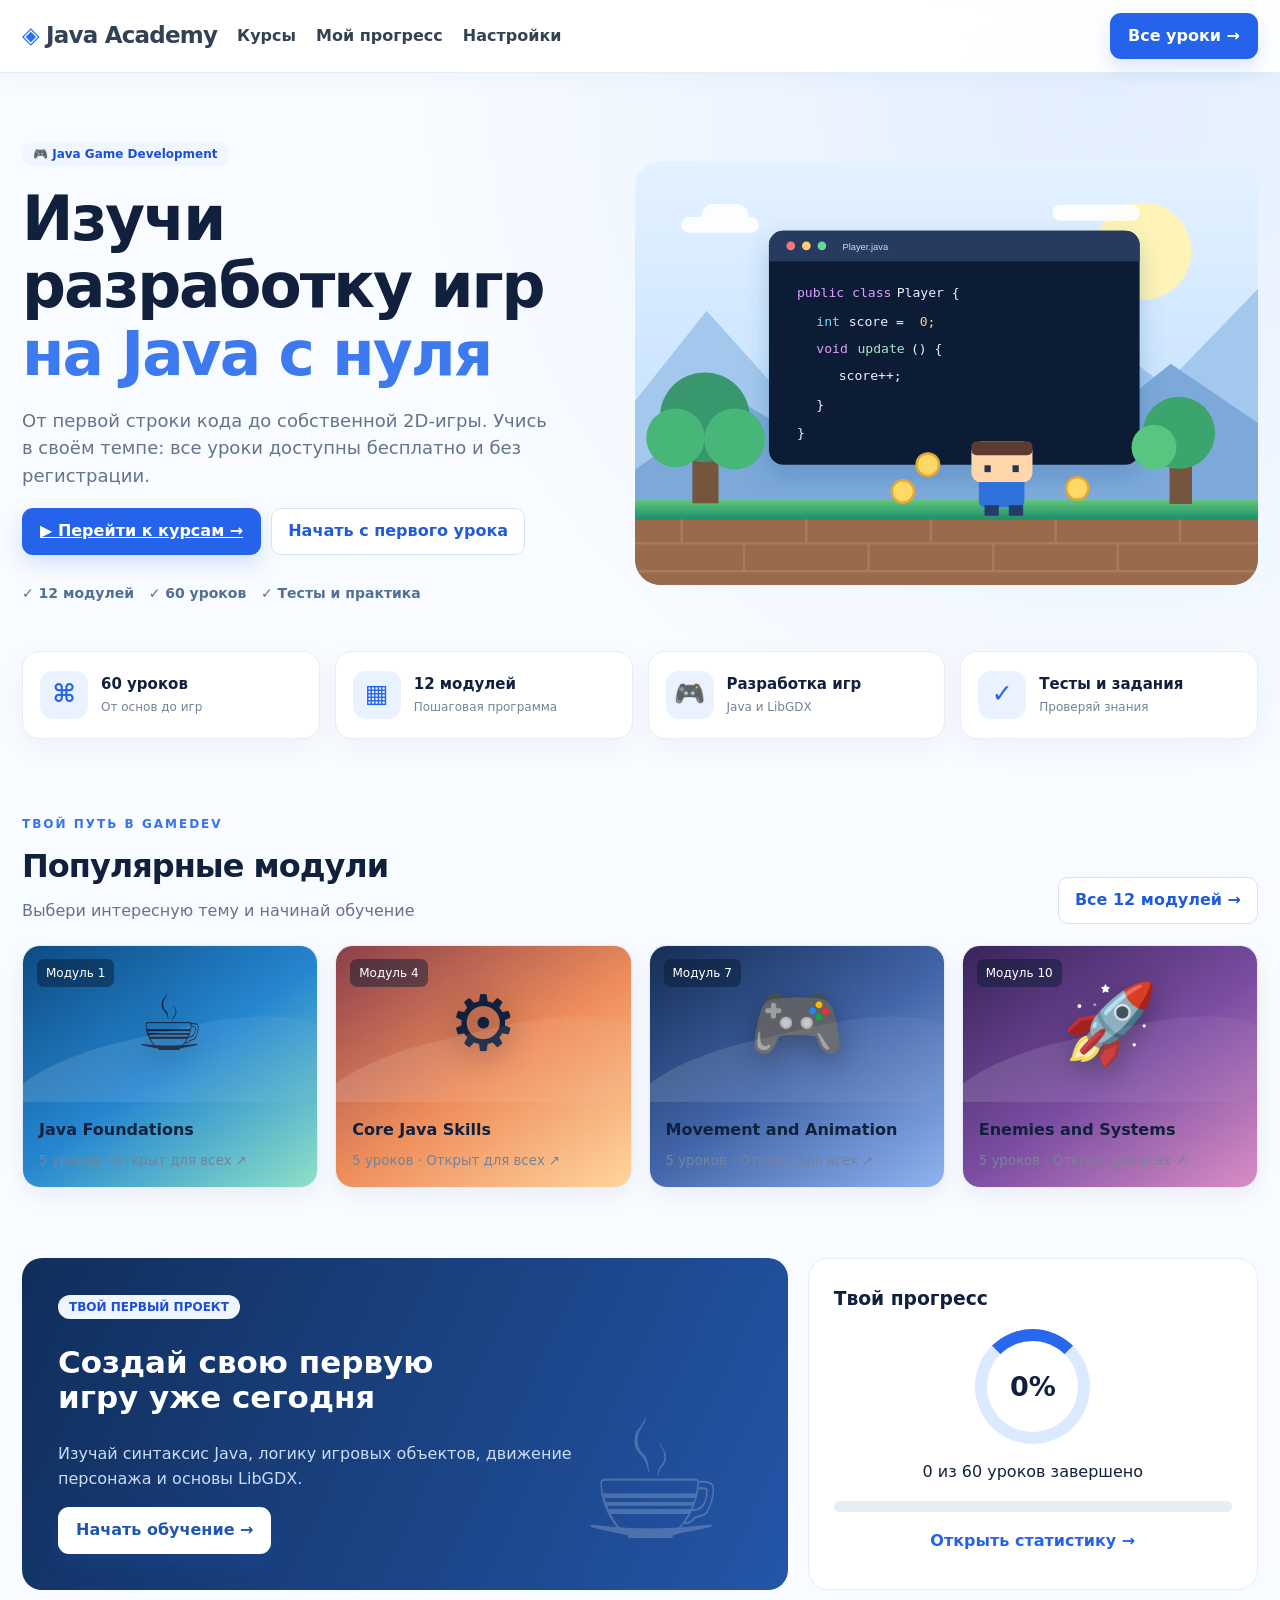
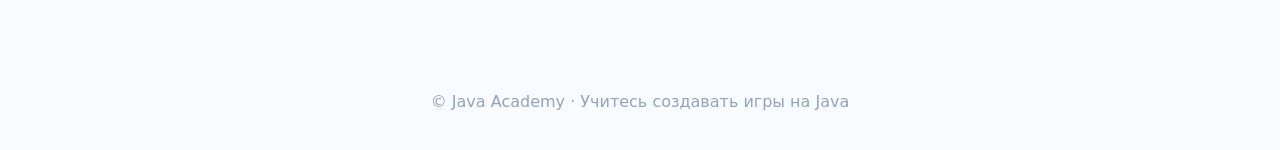
<file: index.html>
<!doctype html><html lang="ru"><head><meta charset="UTF-8"><meta name="viewport" content="width=device-width,initial-scale=1"><meta name="description" content="Java Academy — изучайте Java и разработку 2D игр"><title>Java Academy — обучение разработке игр</title><link rel="stylesheet" href="styles.css"></head><body><div id="app"></div><script src="data.js"></script><script src="app.js"></script></body></html>
</file>
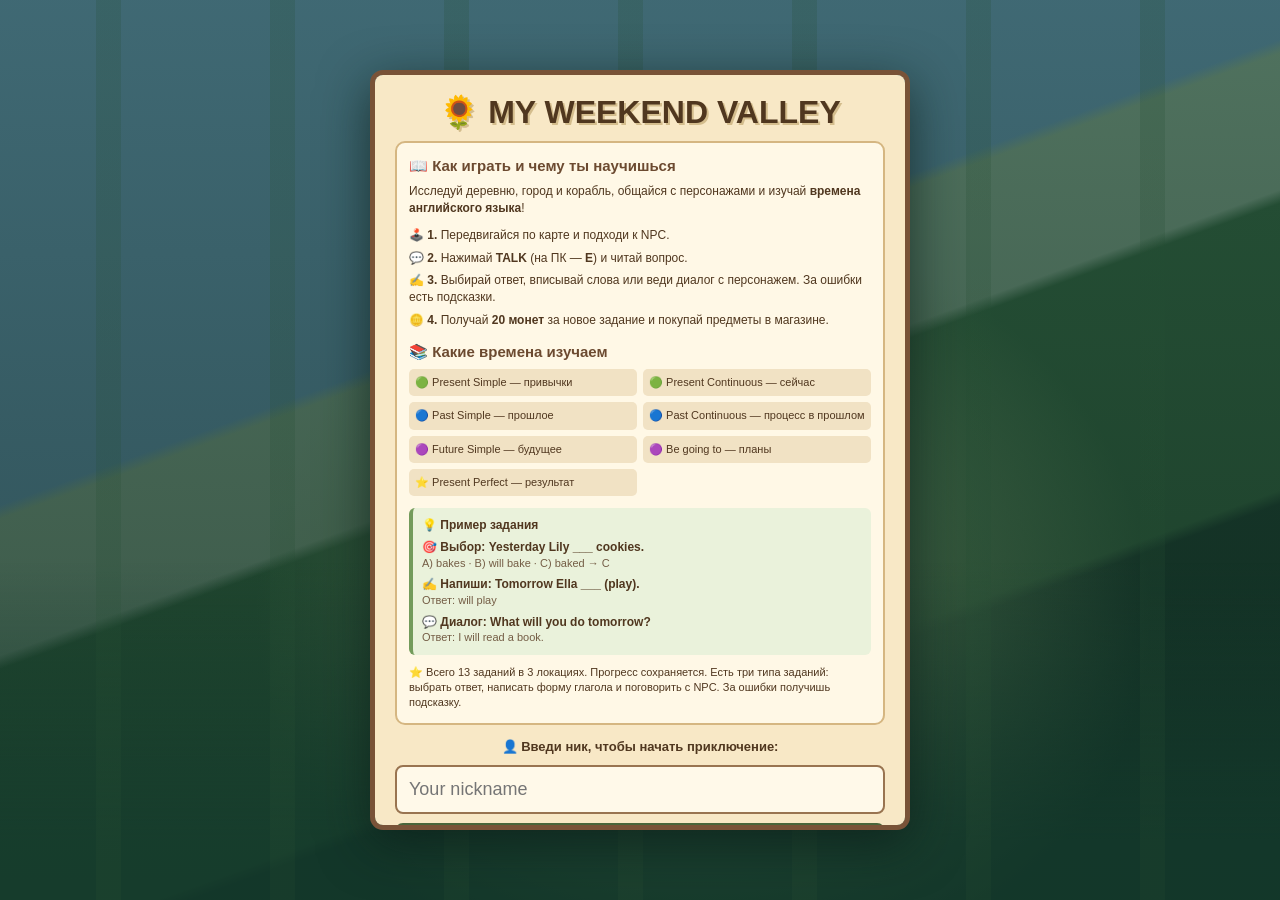
<file: weekend-game/index.html>
<!doctype html><html lang="en"><head><meta charset="utf-8"><meta name="viewport" content="width=device-width,initial-scale=1,maximum-scale=1,user-scalable=no"><title>My Weekend Valley</title><style>
*{box-sizing:border-box}html,body{margin:0;overflow:hidden;width:100%;height:100%;background:#142c2d;font-family:Verdana,Arial,sans-serif;touch-action:none}canvas{display:block;width:100vw;height:100dvh;image-rendering:pixelated;touch-action:none}#hud{backdrop-filter:blur(6px);position:fixed;left:10px;top:10px;background:#382c23e8;color:#fff2ce;border:3px solid #c9a16c;box-shadow:0 4px #523d2b;border-radius:8px;padding:9px 12px;font-size:12px;line-height:1.7;pointer-events:none}#hud strong{font-size:15px}#quest{backdrop-filter:blur(6px);position:fixed;right:9px;top:10px;background:#382c23df;color:#ffe7ac;border:3px solid #c9a16c;border-radius:8px;padding:9px;font-size:11px;max-width:145px;pointer-events:none}#pad{position:fixed;bottom:25px;left:22px;width:124px;height:124px;border:3px solid #f4dcaa9c;border-radius:50%;background:#4c544b99;touch-action:none}#nub{position:absolute;left:40px;top:40px;width:40px;height:40px;background:#ffe2a2;border:3px solid #725b42;border-radius:50%}#act{position:fixed;bottom:43px;right:22px;width:91px;height:91px;border-radius:50%;border:4px solid #77512b;background:#f4bd63;color:#47321b;font-weight:900;font-size:13px}#modal{display:none;position:fixed;inset:0;background:#0d181acb;align-items:center;justify-content:center;padding:14px;z-index:3;touch-action:auto}#card{background:#f7e6bc;border:6px solid #795537;box-shadow:inset 0 0 0 3px #c79b62,0 10px 0 #30251d;color:#51351e;border-radius:12px;padding:20px;width:min(450px,100%);max-height:85dvh;overflow:auto;touch-action:auto}h2{margin:0 0 10px;font-size:22px}p{line-height:1.55;font-size:14px}textarea{width:100%;min-height:92px;border:3px solid #a47a4f;border-radius:7px;background:#fff9e8;padding:11px;font:16px Verdana;resize:vertical}#buttons{display:flex;gap:9px;margin-top:12px}#buttons button{flex:1;background:#65844d;border:3px solid #405a32;border-radius:7px;color:white;padding:11px;font-weight:bold}#buttons button:first-child{background:#a68159;border-color:#795637}#toast{position:fixed;left:50%;top:100px;transform:translateX(-50%);background:#382c23;color:#ffedae;border:2px solid #c9a16c;padding:10px 14px;border-radius:7px;display:none;text-align:center;font-size:13px;z-index:2;max-width:90vw}#tip{position:fixed;bottom:7px;left:42%;color:#fff3cc;background:#382c2399;font-size:10px;padding:5px;border-radius:4px}@media(min-width:850px){#pad,#act{opacity:.7}}@media(max-width:370px){#pad{width:104px;height:104px;left:10px}#nub{left:30px;top:30px}#act{right:10px;width:76px;height:76px}#quest{max-width:120px}}
#interior{display:none;position:fixed;inset:0;z-index:4;background:#241c16e8;align-items:center;justify-content:center;padding:12px}#room{width:min(620px,100%);height:min(620px,95dvh);background:#e4c08b;border:7px solid #735035;border-radius:12px;overflow:hidden}#scene{height:60%;background:linear-gradient(#a67d5a 0 70%,#b58a5a 70%);display:flex;align-items:flex-end;justify-content:center;position:relative}#scene:before{content:"";position:absolute;top:22px;left:12%;width:75px;height:95px;background:#93c8b6;border:10px solid #71503a}#portrait{font-size:clamp(100px,30vw,180px);line-height:1.1;filter:drop-shadow(6px 9px 1px #563a3066)}#roomTitle{position:absolute;right:10px;top:10px;background:#59402e;color:#fff2c6;padding:8px;border-radius:5px}#speech{height:40%;border-top:6px solid #735035;background:#f7e6be;padding:15px;display:flex;flex-direction:column;gap:9px;color:#493521}#speaker{font-weight:bold;font-size:20px}#dialogue{flex:1;font-size:15px;line-height:1.5}#roomButtons{display:flex;gap:10px}#roomButtons button{flex:1;padding:11px;background:#648451;border:3px solid #3e6135;color:white;border-radius:7px;font-weight:bold}#roomButtons #leave{background:#9c7854;border-color:#705238}#customBtn{position:fixed;right:12px;top:108px;z-index:2;background:#f3d38d;border:3px solid #765237;border-radius:9px;padding:9px;color:#51371f;font-weight:bold}#custom{display:none;position:fixed;inset:0;z-index:6;background:#241b17cc;align-items:center;justify-content:center;padding:14px}#customCard{background:#f9e8bd;border:6px solid #775034;border-radius:12px;padding:19px;width:min(400px,100%);color:#4b3525;max-height:90dvh;overflow:auto}#customCard h2{margin-bottom:14px}#customCard label{display:block;font-weight:bold;margin:12px 0 5px}#customCard select{width:100%;font-size:17px;padding:10px;background:#fff8e5;border:2px solid #8d6747;border-radius:6px}#customCard button{margin-top:16px;padding:12px;width:100%;background:#648a55;color:white;border:3px solid #43653c;border-radius:8px;font-weight:bold}#minigame{display:none;position:fixed;inset:0;z-index:7;background:#1d1716d9;align-items:center;justify-content:center;padding:12px}#miniCard{max-height:calc(100dvh - 24px);overflow-y:auto;box-sizing:border-box;width:min(520px,100%);background:#f8e7c2;border:6px solid #765034;border-radius:12px;padding:16px;text-align:center;color:#4b3421}#miniCanvas{width:100%;max-width:440px;aspect-ratio:4/3;image-rendering:pixelated;background:#b6d5d0;border:4px solid #775237;border-radius:8px;touch-action:manipulation}#miniCard{position:relative}#miniClose{background:#a9514a!important;border-color:#74382e!important}#miniCanvas{cursor:crosshair;box-sizing:border-box}#minigame{overscroll-behavior:contain}#miniClose{min-height:44px;touch-action:manipulation}#miniCard button{padding:10px 18px;margin:6px;background:#648854;border:3px solid #486639;color:white;border-radius:8px;font-weight:bold}#welcome,#market{display:none;position:fixed;inset:0;z-index:12;background:#1c1920dc;align-items:center;justify-content:center;padding:14px;touch-action:auto}#welcome{display:flex;min-height:100dvh;background:linear-gradient(#132d2688,#0d221bb0),radial-gradient(ellipse at 55% 68%,#86b879 0 16%,transparent 45%),linear-gradient(160deg,#72adcc 0 37%,#96c2a0 38% 48%,#3c7b4a 49% 70%,#1d4933 71%);overflow:hidden}#welcome:before{content:"";position:absolute;inset:-12%;pointer-events:none;opacity:.65;background:repeating-linear-gradient(90deg,transparent 0 76px,#264f3455 76px 101px,transparent 101px 174px),linear-gradient(0deg,#143c2e 0 15%,transparent 40%);animation:panWelcome 26s ease-in-out infinite alternate}#welcomeCard{position:relative;z-index:1;background:#f8e8c6ed;box-shadow:0 14px 50px #091b17aa}#welcomeCard h2{font-size:clamp(22px,5vw,32px);text-shadow:2px 2px #d4bd8d}@keyframes panWelcome{from{transform:translateX(-3%)}to{transform:translateX(3%)}}@media(prefers-reduced-motion:reduce){#welcome:before{animation:none}}#welcomeCard,#marketCard{background:#f8e8c6;color:#50371f;border:5px solid #795338;border-radius:13px;padding:22px;width:min(440px,100%);max-height:90dvh;overflow:auto;text-align:center;touch-action:auto}#welcomeCard input{width:100%;padding:12px;font-size:18px;border:2px solid #997450;border-radius:8px;background:#fff9e9;touch-action:auto}#welcomeCard button,#marketCard button{cursor:pointer;-webkit-tap-highlight-color:transparent;padding:11px 15px;background:#65874c;border:2px solid #49653b;border-radius:8px;color:white;font-weight:bold;margin-top:9px;min-height:44px;touch-action:manipulation}#marketCard .goods{display:grid;grid-template-columns:1fr 1fr;gap:9px;margin:12px 0}#marketCard .good{border:2px solid #d2b68d;border-radius:9px;padding:10px;background:#fff4d8}#marketCard .good button{width:100%;font-size:12px}#marketCard #marketExit{background:#a65b50;border-color:#87483f;width:100%}#shopBtn{position:fixed;right:12px;top:158px;z-index:2;background:#f3d38d;border:3px solid #765237;border-radius:9px;padding:9px;color:#51371f;font-weight:bold}#hud #nicknameHud{color:#ffe5a0}#toast{z-index:30;top:65px;pointer-events:none}#marketCard .good button:disabled{opacity:.6;background:#7e8977}#marketCard .good button{touch-action:manipulation;cursor:pointer}
/* Compact, accessible quest/status panels on phones and desktop */
#hud,#quest{pointer-events:auto;z-index:4;transition:transform .22s ease;will-change:transform}
#hud{padding-right:48px}
#quest{padding-left:47px;max-width:185px;min-width:145px}
#hud.panelClosed{transform:translateX(calc(-100% + 42px))}
#quest.panelClosed{transform:translateX(calc(100% - 42px))}
.panelToggle{position:absolute;top:7px;display:flex;align-items:center;justify-content:center;width:34px;height:36px;border:2px solid #87613e;border-radius:7px;background:#f5d18f;color:#4b3322;font-weight:900;font-size:18px;line-height:1;cursor:pointer;touch-action:manipulation;-webkit-tap-highlight-color:transparent;z-index:5}
#hud .panelToggle{right:4px}#quest .panelToggle{left:4px}
@media(max-width:700px){#tip{display:none}#hud,#quest{top:calc(10px + env(safe-area-inset-top,0px))}}
@media(prefers-reduced-motion:reduce){#hud,#quest{transition:none}}

/* Intro guide: readable on desktop and iPhone, independently scrollable */
#welcomeCard{width:min(540px,100%);max-height:min(92dvh,760px);overflow-y:auto;overscroll-behavior:contain;-webkit-overflow-scrolling:touch;padding:18px 20px}
#welcomeCard h2{margin-bottom:10px}
#gameGuide{text-align:left;background:#fff8e6;border:2px solid #d5b681;border-radius:10px;padding:12px;margin:8px 0 12px;color:#50371f;font-size:12px;line-height:1.4}
#gameGuide .guideTitle{font-weight:900;font-size:15px;color:#6c4a30;margin-bottom:7px}
#gameGuide .guideIntro{font-size:12px;margin:0 0 9px;line-height:1.45}
#gameGuide .guideSteps{display:grid;gap:6px}
#gameGuide .guideSteps span{display:block}
#gameGuide .guideTopicsTitle{margin-top:12px}
#gameGuide .guideTopics{display:grid;grid-template-columns:1fr 1fr;gap:6px;font-size:11px}
#gameGuide .guideTopics span{background:#f1e2c4;border-radius:5px;padding:6px}
#gameGuide .guideExample{background:#eaf2db;border-left:4px solid #739b5b;border-radius:6px;padding:9px;margin-top:12px}
#gameGuide .guideQuestion,#gameGuide .guideAnswer{font-weight:bold;font-size:12px;margin-top:5px}
#gameGuide .guideTranslation{font-size:11px;color:#745d45}
#gameGuide .guideNote{font-size:11px;margin:10px 0 0;line-height:1.4}
#welcomeCard .guideNickLabel{font-weight:bold;font-size:13px;margin:9px 0 8px}
#welcomeCard #nickSave{width:100%;font-size:15px}
@media(max-width:600px){#welcomeCard{padding:12px 13px;max-height:90dvh}#welcomeCard h2{font-size:21px}#gameGuide{padding:9px;font-size:11px}#gameGuide .guideTopics{grid-template-columns:1fr 1fr;gap:4px}#gameGuide .guideTopics span{font-size:10px;padding:5px}#gameGuide .guideTitle{font-size:13px}}

#grammarTopic{background:#e8d9b5;padding:8px 10px;border-radius:7px;font-weight:bold;font-size:13px;margin:8px 0}
#grammarChoices{display:grid;gap:9px;margin:12px 0}
.grammarChoice{width:100%;text-align:left;padding:13px;background:#fff9e8;color:#4d3521;border:2px solid #b68e5c;border-radius:8px;font-size:15px;cursor:pointer;touch-action:manipulation}
.grammarChoice.chosen{background:#d9edc8;border-color:#5f9045;box-shadow:0 0 0 2px #a2cb8d}
#grammarFeedback{min-height:24px;color:#4c6335;font-size:13px;font-weight:bold;line-height:1.5}

#conversationLog{display:none;max-height:180px;overflow-y:auto;background:#fff7e6;border:2px solid #cfb58a;border-radius:8px;padding:9px;margin:10px 0;touch-action:pan-y;overscroll-behavior:contain}
.chatBubble{padding:8px 10px;border-radius:9px;margin:6px 0;line-height:1.45;font-size:13px;white-space:pre-wrap;overflow-wrap:anywhere}
.chatNpc{background:#e7d5b1;margin-right:16px}.chatMe{background:#d7ebd2;margin-left:16px;text-align:right}
#answer{min-height:75px;max-height:120px;font-size:16px}
#card{max-height:88dvh;overscroll-behavior:contain;-webkit-overflow-scrolling:touch}
</style></head><body><canvas id="game"></canvas><div id="hud"><button id="toggleHud" class="panelToggle" type="button" aria-label="Свернуть информацию" aria-expanded="true" title="Информация о персонаже">−</button><div id="nicknameHud"></div><strong id="worldTitle">🌻 My Weekend Valley</strong><div id="clock">☀️ Day 1 · Spring</div><div>🪙 <span id="coins">0</span> · 🦋 <span id="butterflies">0</span></div><div>⭐ <span id="progress">0 / 7</span> grammar quests</div><div>📍 <span id="location">Village</span></div></div><div id="quest"><button id="toggleQuest" class="panelToggle" type="button" aria-label="Свернуть задания" aria-expanded="true" title="Задания">−</button>📜 <b>English Tenses</b><div id="task">Explore the village and talk to the locals!</div></div><div id="pad"><div id="nub"></div></div><button id="act">TALK</button><div id="tip">Move: WASD / arrows / click · E or Enter: interact</div><div id="toast"></div><button id="customBtn">🎨 Character</button><button id="shopBtn">🛍️ Shop</button><div id="custom"><div id="customCard"><h2>🎨 Your Character</h2><div id="preview" style="font-size:50px;text-align:center">🧑</div><label>Clothes</label><select id="outfit"><option value="#5576b8">Blue jacket</option><option value="#b95762">Red jacket</option><option value="#6b9964">Green jacket</option><option value="#a276bd">Purple jacket</option><option value="#e1b755">Yellow jacket</option></select><label>Hair</label><select id="hair"><option value="#59442c">Brown</option><option value="#29262b">Black</option><option value="#d9a94b">Blond</option><option value="#b76a43">Ginger</option><option value="#d6d0ca">Silver</option></select><label>Skin tone</label><select id="skin"><option value="#edb78b">Light</option><option value="#c88d60">Tan</option><option value="#946344">Brown</option><option value="#65452f">Dark</option></select><button id="customDone">Save character ✓</button></div></div><div id="welcome"><div id="welcomeCard"><h2>🌻 MY WEEKEND VALLEY</h2>
<section id="gameGuide" aria-label="Правила и темы игры">
<div class="guideTitle">📖 Как играть и чему ты научишься</div>
<p class="guideIntro">Исследуй деревню, город и корабль, общайся с персонажами и изучай <b>времена английского языка</b>!</p>
<div class="guideSteps"><span>🕹️ <b>1.</b> Передвигайся по карте и подходи к NPC.</span><span>💬 <b>2.</b> Нажимай <b>TALK</b> (на ПК — <b>E</b>) и читай вопрос.</span><span>✍️ <b>3.</b> Выбирай ответ, вписывай слова или веди диалог с персонажем. За ошибки есть подсказки.</span><span>🪙 <b>4.</b> Получай <b>20 монет</b> за новое задание и покупай предметы в магазине.</span></div>
<div class="guideTitle guideTopicsTitle">📚 Какие времена изучаем</div>
<div class="guideTopics"><span>🟢 Present Simple — привычки</span><span>🟢 Present Continuous — сейчас</span><span>🔵 Past Simple — прошлое</span><span>🔵 Past Continuous — процесс в прошлом</span><span>🟣 Future Simple — будущее</span><span>🟣 Be going to — планы</span><span>⭐ Present Perfect — результат</span></div>
<div class="guideExample"><b>💡 Пример задания</b><div class="guideQuestion">🎯 Выбор: Yesterday Lily ___ cookies.</div><div class="guideTranslation">A) bakes · B) will bake · C) baked → C</div><div class="guideAnswer">✍️ Напиши: Tomorrow Ella ___ (play).</div><div class="guideTranslation">Ответ: will play</div><div class="guideAnswer">💬 Диалог: What will you do tomorrow?</div><div class="guideTranslation">Ответ: I will read a book.</div></div>
<p class="guideNote">⭐ Всего 13 заданий в 3 локациях. Прогресс сохраняется. Есть три типа заданий: выбрать ответ, написать форму глагола и поговорить с NPC. За ошибки получишь подсказку.</p>
</section>
<p class="guideNickLabel">👤 Введи ник, чтобы начать приключение:</p><input id="nickInput" maxlength="16" placeholder="Your nickname" autocomplete="nickname" enterkeyhint="go"><button id="nickSave" type="button">Start adventure ▶</button><p id="nickError" style="color:#a34236"></p></div></div><div id="market"><div id="marketCard"><h2>🛍️ Weekend Shop</h2><p>🪙 Your coins: <b id="marketCoins">0</b></p><p id="marketMessage" role="status" aria-live="polite" style="min-height:24px;font-weight:bold;color:#80502d"></p><div class="goods" id="goods"></div><button id="marketExit">🚪 Leave shop</button></div></div><div id="minigame"><div id="miniCard"><h2>🎯 Shooting Gallery</h2><p>Move your aim and shoot the moving cans! Hit all 7 targets in 7 shots to win 50 coins.</p><canvas id="miniCanvas" width="440" height="330"></canvas><p id="miniStatus"></p><button id="miniAgain">🔄 Reload / Retry</button><button id="miniClose">🚪 Exit game</button></div></div><div id="interior"><div id="room"><div id="scene"><div id="roomTitle"></div><div id="portrait"></div></div><div id="speech"><div id="speaker"></div><div id="dialogue"></div><div id="roomButtons"><button id="leave">Leave 🚪</button><button id="next">Next ▶</button></div></div></div></div><div id="modal"><div id="card"><h2 id="heading"></h2><p id="prompt"></p><div id="grammarTopic"></div><div id="grammarChoices" role="group" aria-label="Варианты ответа"></div><div id="conversationLog" aria-live="polite"></div><p id="grammarFeedback" role="status" aria-live="polite"></p><textarea id="answer" style="display:none" placeholder="Write your own answer in English..."></textarea><div id="buttons"><button id="close">Back</button><button id="save">Проверить ✓</button></div></div></div><script>
window.addEventListener('error',function(e){var p=document.getElementById('gameError');if(p){p.style.display='block';p.textContent='Ошибка игры: '+(e.message||'неизвестная ошибка')}});
window.addEventListener('unhandledrejection',function(e){var p=document.getElementById('gameError');if(p){p.style.display='block';p.textContent='Ошибка загрузки: '+String(e.reason&&e.reason.message||e.reason||'неизвестно')}});
</script>
<div id="gameError" style="display:none;position:fixed;z-index:50;left:10px;right:10px;bottom:155px;background:#682f2f;color:white;padding:12px;border-radius:8px;font:14px Arial;pointer-events:none"></div>
<script>
(function(){
  function startFromWelcome(){
    var input=document.getElementById('nickInput'),panel=document.getElementById('welcome'),error=document.getElementById('nickError');
    if(!input||!panel)return;
    var nick=(input.value||'').trim();
    if(!nick){if(error)error.textContent='Введите ник';return;}
    if(nick.length>16)nick=nick.slice(0,16);
    try{localStorage.setItem('weekendNickname',nick);}catch(e){}
    window.weekendPlayerNickname=nick;
    var hud=document.getElementById('nicknameHud');if(hud)hud.textContent='👤 '+nick;
    input.blur();panel.style.display='none';panel.hidden=true;document.body.style.touchAction='none';
  }
  window.startWeekendGame=startFromWelcome;
  function ready(){
    var btn=document.getElementById('nickSave'),input=document.getElementById('nickInput');
    if(btn){btn.onclick=startFromWelcome;btn.addEventListener('touchend',function(e){e.preventDefault();startFromWelcome();},{passive:false});}
    if(input)input.addEventListener('keydown',function(e){if(e.key==='Enter'){e.preventDefault();startFromWelcome();}});
    try{var old=localStorage.getItem('weekendNickname');if(old&&input)input.value=old;}catch(e){}
  }
  if(document.readyState==='loading')document.addEventListener('DOMContentLoaded',ready);else ready();
})();
</script>
<script>
(()=>{'use strict';const localStorage=(()=>{try{const storage=window.localStorage;const probe='__weekend_probe__';storage.setItem(probe,'1');storage.removeItem(probe);return storage}catch(e){const cache={};return {getItem:k=>Object.prototype.hasOwnProperty.call(cache,k)?cache[k]:null,setItem:(k,v)=>{cache[k]=String(v)},removeItem:k=>{delete cache[k]}}}})();const c=document.querySelector('#game'),g=c.getContext('2d');let W,H,D;function resize(){W=innerWidth;H=innerHeight;D=Math.min(devicePixelRatio||1,2);c.width=W*D;c.height=H*D;g.setTransform(D,0,0,D,0,0)}addEventListener('resize',resize);resize();
const TS=40,COLS=58,ROWS=45,WW=COLS*TS,WH=ROWS*TS,player={x:1120,y:890,dir:0,walk:0},keys={},joy={x:0,y:0};let clickTarget=null;let active=null,near=null,door=null,stall=null,tick=0,prev=0,inside=null,dialogueStep=0,world='village',portal=null;const avatar=JSON.parse(localStorage.getItem('weekendAvatar')||'{"outfit":"#5576b8","hair":"#59442c","skin":"#edb78b"}');const answers=JSON.parse(localStorage.getItem('weekendGrammarMixedV1')||'{}');
let coins=Number(localStorage.getItem('weekendCoins')||0),butterflyCount=0;if(!localStorage.getItem('weekendStarterGiftV1')){coins+=100;localStorage.setItem('weekendCoins',String(coins));localStorage.setItem('weekendStarterGiftV1','1')}let nickname=window.weekendPlayerNickname||localStorage.getItem('weekendNickname')||'';const purchases=JSON.parse(localStorage.getItem('weekendPurchases')||'{}');const shopGoods=[{id:'hat',name:'🎩 Fancy Hat',price:35,description:'Wear a stylish hat'},{id:'crown',name:'👑 Golden Crown',price:120,description:'A royal look'},{id:'scarf',name:'🧣 Cozy Scarf',price:45,description:'A warm scarf'},{id:'sparkle',name:'✨ Sparkles',price:90,description:'Glitter around you'},{id:'pet',name:'🐈 Cat Friend',price:150,description:'A cat follows you'},{id:'balloon',name:'🎈 Balloon',price:65,description:'Carry a red balloon'}];const critters=Array.from({length:18},(_,i)=>({x:180+(i*257)%1930,y:170+(i*317)%1420,phase:i*1.7,speed:.3+i%3*.14,found:false}));const lanterns=[{x:1040,y:700},{x:1270,y:700},{x:1040,y:1030},{x:1270,y:1030},{x:760,y:790},{x:1530,y:790}];const quests=[{"id":"farmer","x":580,"y":610,"name":"Mia the Farmer","icon":"👩‍🌾","tense":"Present Simple","topic":"Привычки","mode":"choice","q":"I ___ flowers every weekend.","choices":["plant","planted","will plant"],"correct":0,"hint":"I plant flowers every weekend.","explain":"Every weekend = регулярно, поэтому Present Simple."},{"id":"fisher","x":1590,"y":650,"name":"Oliver the Fisher","icon":"🎣","tense":"Present Continuous","topic":"Действие сейчас","mode":"write","q":"Look! Oliver ___ (catch) a fish now.","accepted":["is catching","'s catching"],"hint":"Oliver is catching a fish now.","explain":"Сейчас: is + глагол с -ing. Напиши два слова: is catching."},{"id":"baker","x":1630,"y":1180,"name":"Lily the Baker","icon":"🥐","tense":"Past Simple","topic":"Вчера","mode":"choice","q":"Yesterday Lily ___ some cookies.","choices":["bakes","will bake","baked"],"correct":2,"hint":"Yesterday Lily baked some cookies.","explain":"Yesterday — прошлое, поэтому baked."},{"id":"reader","x":530,"y":1240,"name":"Noah the Reader","icon":"📚","tense":"Past Continuous","topic":"Разговор о вчерашнем дне","mode":"dialogue","dialogue":[{"npc":"Hi! What were you doing at 8 p.m. yesterday?","ru":"Что ты делал вчера в 8 вечера?","hint":"I was reading a book.","tokens":["was","were"],"reply":"Oh, that sounds interesting!"},{"npc":"Were you studying English yesterday?","ru":"Ты изучал английский вчера?","hint":"Yes, I was studying English.","tokens":["was","were"],"reply":"Great! Keep practicing English."},{"npc":"What will you do tomorrow?","ru":"Что ты будешь делать завтра?","hint":"I will read a book.","tokens":["will","going to"],"reply":"Lovely plan! See you soon."}]},{"id":"musician","x":1150,"y":440,"name":"Ella the Musician","icon":"🎸","tense":"Future Simple","topic":"Завтра","mode":"write","q":"Tomorrow Ella ___ (play) a new song.","accepted":["will play","'ll play"],"hint":"Tomorrow Ella will play a new song.","explain":"Tomorrow — будущее. Future Simple: will + play."},{"id":"friend","x":1180,"y":1450,"name":"Alex the Friend","icon":"🧑","tense":"Present Perfect","topic":"Разговор о достижениях","mode":"dialogue","dialogue":[{"npc":"Hello! Have you ever visited a big city?","ru":"Ты когда-нибудь посещал большой город?","hint":"Yes, I have visited a big city.","tokens":["have","haven't","never"],"reply":"That's cool! Traveling is fun."},{"npc":"What have you learned this week?","ru":"Чему ты научился на этой неделе?","hint":"I have learned English grammar.","tokens":["have","'ve"],"reply":"Well done! You are improving."},{"npc":"What will you do next weekend?","ru":"Что ты будешь делать в следующие выходные?","hint":"I will meet my friends.","tokens":["will","going to"],"reply":"That sounds like a great weekend!"}]},{"id":"shopkeeper","x":1950,"y":930,"name":"Sam the Shopkeeper","icon":"🛒","tense":"Present Simple","topic":"Вопросы","mode":"choice","q":"___ Sam work in the shop every day?","choices":["Do","Does","Did"],"correct":1,"hint":"Does Sam work in the shop every day?","explain":"Sam = he, значит вопрос в Present Simple начинается с Does."}];const regionalQuests={city:[{"id":"city_guide","x":300,"y":550,"name":"Grace the Guide","icon":"🗺️","tense":"Past Simple","topic":"Поездка в город","mode":"dialogue","dialogue":[{"npc":"Welcome! Where did you go last weekend?","ru":"Куда ты ходил в прошлые выходные?","hint":"I went to the park.","tokens":["went","visited","walked","stayed","played","watched","studied","traveled","travelled"],"reply":"Nice! I hope you had fun."},{"npc":"Did you visit a museum?","ru":"Ты посещал музей?","hint":"Yes, I visited a museum.","tokens":["did","visited","didn't"],"reply":"Museums can be fascinating."},{"npc":"Where will you go next weekend?","ru":"Куда ты пойдёшь в следующие выходные?","hint":"I will go to the city.","tokens":["will","going to"],"reply":"Enjoy your next adventure!"}]},{"id":"city_driver","x":960,"y":880,"name":"Max the Driver","icon":"🚕","tense":"Be going to","topic":"Планы","mode":"write","q":"Max ___ (be) going to drive to the museum.","accepted":["is"],"hint":"Max is going to drive to the museum.","explain":"Max = he, поэтому is going to."},{"id":"city_artist","x":1530,"y":1390,"name":"Zoe the Artist","icon":"🎨","tense":"Present Continuous","topic":"В данный момент","mode":"choice","q":"Zoe ___ painting a picture at the moment.","choices":["was","will","is"],"correct":2,"hint":"Zoe is painting a picture.","explain":"At the moment = прямо сейчас, поэтому is painting."}],ship:[{"id":"ship_captain","x":740,"y":3010,"name":"Captain Jack","icon":"👨‍✈️","tense":"Future Simple","topic":"Морское путешествие","mode":"dialogue","dialogue":[{"npc":"Welcome aboard! Where will you travel next summer?","ru":"Куда ты отправишься следующим летом?","hint":"I will travel to London.","tokens":["will","going to"],"reply":"Excellent destination, sailor!"},{"npc":"What are you doing on the ship now?","ru":"Что ты сейчас делаешь на корабле?","hint":"I am exploring the ship.","tokens":["am","'m","is","are"],"reply":"Keep exploring our beautiful ship."},{"npc":"What did you do yesterday?","ru":"Что ты делал вчера?","hint":"I watched the ocean yesterday.","tokens":["watched","visited","walked","played","studied","went","saw","read","ate","slept"],"reply":"Wonderful! You have completed our conversation."}]},{"id":"ship_guest","x":1590,"y":2180,"name":"Rose the Passenger","icon":"🌹","tense":"Present Perfect","topic":"Жизненный опыт","mode":"write","q":"Rose ___ (never / visit) London.","accepted":["has never visited","'s never visited"],"hint":"Rose has never visited London.","explain":"Present Perfect: has + never + третья форма visited."},{"id":"ship_sailor","x":740,"y":1170,"name":"Finn the Sailor","icon":"⚓","tense":"Past Continuous","topic":"Два действия в прошлом","mode":"choice","q":"Finn ___ sleeping when the bell rang.","choices":["is","will be","was"],"correct":2,"hint":"Finn was sleeping when the bell rang.","explain":"Длительное действие в прошлом: was sleeping."}]};const allQuests=[...quests,...regionalQuests.city,...regionalQuests.ship];const questTotal=allQuests.length;const houses=[{x:330,y:360,c:'#e7ac72',roof:'#a64d47',label:'FARM'},{x:1400,y:270,c:'#e3c795',roof:'#8d668d',label:'MUSIC'},{x:1420,y:970,c:'#f0b0a2',roof:'#b96b42',label:'BAKERY'},{x:290,y:1010,c:'#b8bbdf',roof:'#7668a2',label:'LIBRARY'},{x:1780,y:720,c:'#c6d99d',roof:'#6a9663',label:'SHOP'},{x:850,y:1230,c:'#ead5a4',roof:'#a06d52',label:'HOME'}];
const roomPeople=[['👩‍🌾','Mia',['Welcome to my farmhouse!','I grow vegetables and flowers.','Have a lovely weekend!']],['👩‍🎤','Ella',['Welcome to my music room!','I practice guitar every day.','Music makes life better!']],['👩‍🍳','Lily',['Welcome to my bakery!','Our bread is always fresh.','Enjoy your weekend!']],['👨‍🏫','Noah',['Welcome to the library!','I love reading adventure stories.','See you soon!']],['🧑‍💼','Sam',['Hello! Welcome to my shop.','We sell useful things for the village.','Have a great day!']],['🧑','Alex',['Welcome home!','Relax and enjoy your free time.','See you around!']]];let seed=57;function rand(){seed=(seed*1664525+1013904223)>>>0;return seed/4294967296}const deco=[];for(let i=0;i<750;i++){let x=35+rand()*(WW-70),y=35+rand()*(WH-70);if(Math.abs(x-1150)<135||Math.abs(y-900)<95||houses.some(h=>Math.abs(x-h.x)<185&&Math.abs(y-h.y)<175)||quests.some(q=>Math.hypot(q.x-x,q.y-y)<115)||x>1680&&y<670)continue;deco.push({x,y,type:rand(),s:rand()})}
const flowers=[];for(let i=0;i<260;i++)flowers.push({x:rand()*WW,y:rand()*WH,t:rand()});
const walkers=Array.from({length:16},(_,i)=>({x:210+(i*347)%1880,y:210+(i*271)%1390,vx:0,vy:0,wait:0,speed:.55+(i%5)*.12,shirt:['#bd8d61','#7b9fbe','#d28b99','#9f87b5','#8ca76b','#d9ae69'][i%6],name:['Ben','Kate','Tom','Rose','Jack','Emma','Max','Amy','Leo','Lucy','Finn','Zoe','Dan','Ivy','Paul','May'][i],bubbleUntil:0,cooldown:0,hello:false}));const greetings=['Hello! How are you?','Hey! Nice to see you!','Hi there!','How is your day going?','Lovely weather today!','Good morning, neighbor!','Hope you have a great day!','Hey, how are things?'];function updateWalkers(dt){for(const n of walkers){n.wait-=dt;if(n.wait<=0){let angle=Math.random()*Math.PI*2;n.vx=Math.cos(angle);n.vy=Math.sin(angle);n.wait=45+Math.random()*145;if(Math.random()<.25){n.vx=0;n.vy=0;n.wait=25+Math.random()*65}}let nx=n.x+n.vx*n.speed*dt,ny=n.y+n.vy*n.speed*dt;if(nx<50||nx>WW-50)n.vx*=-1;else n.x=nx;if(ny<60||ny>WH-60)n.vy*=-1;else n.y=ny;let distance=Math.hypot(player.x-n.x,player.y-n.y);if(distance<112&&!n.hello&&tick>n.cooldown){n.bubbleUntil=tick+175;n.cooldown=tick+650;n.message=greetings[Math.floor(Math.random()*greetings.length)];n.hello=true}else if(distance>170)n.hello=false;}}function drawWalkers(){for(const n of walkers){character(n.x,n.y+Math.sin(tick*.07+n.x)*2,n.shirt);if(n.bubbleUntil>tick){const msg=n.message||'Hello!';g.font='bold 13px Verdana';const width=Math.max(90,g.measureText(msg).width+25);rect(n.x-width/2,n.y-92,width,32,'#4c382b');rect(n.x-width/2+3,n.y-89,width-6,26,'#fff2cf');g.fillStyle='#4c382b';g.beginPath();g.moveTo(n.x-6,n.y-60);g.lineTo(n.x+6,n.y-60);g.lineTo(n.x,n.y-51);g.fill();g.fillStyle='#4c382b';g.textAlign='center';g.fillText(msg,n.x,n.y-71)}}}
function rect(x,y,w,h,col){g.fillStyle=col;g.fillRect(x,y,w,h)}function circle(x,y,r,col){g.fillStyle=col;g.beginPath();g.arc(x,y,r,0,Math.PI*2);g.fill()}function label(t,x,y,size=15,col='#f8f1c7'){g.font='bold '+size+'px Verdana';g.textAlign='center';g.lineWidth=4;g.strokeStyle='#49392b';g.strokeText(t,x,y);g.fillStyle=col;g.fillText(t,x,y)}
function drawHouse(h){rect(h.x-93,h.y-27,186,128,'#304c3540');rect(h.x-89,h.y-42,178,132,'#684e3a');rect(h.x-83,h.y-35,166,120,h.c);for(let i=0;i<6;i++)rect(h.x-79,h.y-22+i*18,158,2,'#674b3450');rect(h.x-101,h.y-66,202,35,'#583e42');rect(h.x-94,h.y-98,188,44,h.roof);for(let i=0;i<8;i++)rect(h.x-87+i*23,h.y-91+(i%2)*8,20,3,'#fff0d033');rect(h.x-103,h.y-65,206,8,'#e9c68e');for(const wx of [-49,48]){rect(h.x+wx-22,h.y-17,44,45,'#65483a');rect(h.x+wx-17,h.y-12,34,34,'#a6d7df');rect(h.x+wx-15,h.y-10,30,30,'#f8db92aa');rect(h.x+wx-2,h.y-12,4,34,'#fff2d4');rect(h.x+wx-17,h.y+2,34,4,'#fff2d4');rect(h.x+wx-25,h.y+26,50,7,'#e6c18c')}rect(h.x-23,h.y+32,46,61,'#5c4035');rect(h.x-17,h.y+36,34,54,'#946743');circle(h.x+12,h.y+68,4,'#f6d889');rect(h.x-27,h.y+90,54,8,'#d8b38b');label(h.label,h.x,h.y-114,13)}
function tree(x,y,r){circle(x+9,y+10,r+5,'#263f3655');rect(x-7,y-2,14,32,'#765037');rect(x-4,y+4,4,20,'#a67950');circle(x-12,y-20,r*.85,'#2e6f4e');circle(x+13,y-20,r*.85,'#397d52');circle(x,y-36,r,'#478c57');circle(x-9,y-39,r*.55,'#69aa66');circle(x+9,y-31,r*.5,'#5ba35e');circle(x-5,y-47,3,'#d2dc9d')}
function character(x,y,shirt,hair='#60422d',skin='#edb78b',motion=0,wave=false){const stride=Math.sin(motion)*5,arm=Math.sin(motion)*7;circle(x,y+14,13,'#345a3e66');rect(x-10,y+2+stride,8,12,'#534f6d');rect(x+3,y+2-stride,8,12,'#534f6d');rect(x-12,y-18,24,24,shirt);g.save();g.translate(x-13,y-14);g.rotate(arm*.045);rect(-7,0,7,20,shirt);rect(-7,15,7,6,skin);g.restore();g.save();g.translate(x+13,y-14);g.rotate(wave?-.85+Math.sin(tick*.14)*.25:-arm*.045);rect(0,0,7,20,shirt);rect(0,15,7,6,skin);g.restore();circle(x,y-24,12,skin);circle(x,y-31,12,hair);rect(x-11,y-29,22,12,skin);rect(x-6,y-25,3,3,'#392f27');rect(x+4,y-25,3,3,'#392f27')}
const stalls=[{x:1290,y:1110,label:'🎯 CAN TOSS'},{x:860,y:630,label:'🎯 FAIR GAME'}];const gates=[{x:2180,y:890,to:'city',label:'🏙️ CITY'},{x:1100,y:160,to:'ship',label:'🚢 SHIP'}];const extraNPC={city:[{x:640,y:500,name:'Officer Ben',icon:'👮',lines:['Welcome to the city!','The streets are busy today.','Have a safe weekend!']},{x:1510,y:1180,name:'Artist Zoe',icon:'🎨',lines:['Hello from the city!','I love painting colorful buildings.','Enjoy exploring!']}],ship:[{x:750,y:2830,name:'Captain Jack',icon:'👨‍✈️',lines:['Ahoy! Welcome aboard!','We are sailing toward a new adventure.','Enjoy the ocean breeze!']},{x:1580,y:2600,name:'Sailor Finn',icon:'🧑‍✈️',lines:['Hello, traveler!','The sea looks beautiful today.','Have a great journey!']}]};let extraNear=null;function drawExtraNPCs(){for(const n of regionalQuests[world]){character(n.x,n.y,'#5c89ad','#60422d','#edb78b',0,Math.hypot(player.x-n.x,player.y-n.y)<105);label((answers[n.id]?'✓ ':'⭐ ')+n.name,n.x,n.y-54,14);if(Math.hypot(player.x-n.x,player.y-n.y)<105)label('QUEST / E',n.x,n.y-81,14)}for(const n of extraNPC[world]){character(n.x,n.y,'#8d659e','#60422d','#edb78b',0,Math.hypot(player.x-n.x,player.y-n.y)<105);label(n.name,n.x,n.y-55,14);if(Math.hypot(player.x-n.x,player.y-n.y)<100)label('TALK / E',n.x,n.y-80,14)}}const cityCrowd=Array.from({length:28},(_,i)=>({x:190+(i*277)%1930,y:150+(i*233)%1450,phase:i*2.3,color:['#d88c70','#6d8cbb','#ba91b8','#8bad7a'][i%4]}));const cars=Array.from({length:16},(_,i)=>({lane:i%4,offset:i*189,speed:.65+(i%5)*.24,color:['#d95753','#f2c864','#71a8d1','#eee5d5','#6a907b'][i%5]}));const shipCrew=Array.from({length:24},(_,i)=>({x:i%2?1590:730,y:650+Math.floor(i/2)*205,phase:i*1.3,color:['#fff2d4','#50759b','#ba795e'][i%3],dx:0,dy:1,timer:0,pause:0,speed:.45+(i%4)*.12}));const SH=3600;const shipWalls=[{x:855,y:690,w:600,h:1950},{x:965,y:2750,w:390,h:180}];const shipDeckPath=new Path2D();shipDeckPath.moveTo(1160,155);shipDeckPath.bezierCurveTo(1470,270,1655,470,1675,780);shipDeckPath.lineTo(1675,2930);shipDeckPath.bezierCurveTo(1675,3140,1450,3360,1160,3420);shipDeckPath.bezierCurveTo(870,3360,645,3140,645,2930);shipDeckPath.lineTo(645,780);shipDeckPath.bezierCurveTo(665,470,850,270,1160,155);shipDeckPath.closePath();const deckTest=document.createElement('canvas').getContext('2d');function shipWalkable(x,y){if(!Number.isFinite(x)||!Number.isFinite(y)||y<205||y>3370)return false;for(const [ox,oy] of [[0,0],[-25,0],[25,0],[0,-25],[0,25]])if(!deckTest.isPointInPath(shipDeckPath,x+ox,y+oy))return false;return !shipWalls.some(r=>x>r.x-23&&x<r.x+r.w+23&&y>r.y-24&&y<r.y+r.h+24)}function rescueShipCrew(n){const safe=[[730,1050],[1590,1050],[730,1650],[1590,1650],[730,2300],[1590,2300],[900,3050],[1420,3050],[1160,3170]];let best=null,dist=Infinity;for(const [x,y] of safe){if(!shipWalkable(x,y))continue;const d=(n.x-x)**2+(n.y-y)**2;if(d<dist){dist=d;best=[x,y]}}if(best){n.x=best[0];n.y=best[1]}else{n.x=1160;n.y=3170}n.dx=0;n.dy=0;n.timer=0;n.pause=10}function shipMove(n,dt){if(!shipWalkable(n.x,n.y))rescueShipCrew(n);if(n.pause>0){n.pause-=dt;return}n.timer-=dt;if(n.timer<=0){n.timer=65+Math.random()*125;const a=Math.random()*Math.PI*2;n.dx=Math.cos(a);n.dy=Math.sin(a);if(Math.random()<.2){n.pause=25+Math.random()*65;return}}const nx=n.x+n.dx*n.speed*dt,ny=n.y+n.dy*n.speed*dt;if(shipWalkable(nx,ny)){n.x=nx;n.y=ny}else{n.timer=0;n.dx*=-1;n.dy*=-1}}function drawCity(){rect(0,0,WW,WH,'#819d89');for(let i=0;i<240;i++){const x=(i*173)%WW,y=(i*277)%WH;rect(x,y,7,2,'#e3e5d33a')}for(let x=0;x<WW;x+=340){rect(x+122,0,126,WH,'#6c7076');rect(x+181,0,6,WH,'#d5c78c')}for(let y=0;y<WH;y+=360){rect(0,y+120,WW,132,'#6c7076');rect(0,y+180,WW,6,'#d5c78c')}for(let x=0;x<WW;x+=340)for(let y=0;y<WH;y+=360){const height=95+((x*3+y*7)%100);rect(x+5,y+8,107,108,'#535765');rect(x+10,y+12,97,100,'#a5a9b8');rect(x+20,y+15-height*.17,83,85+height*.17,((x+y)/20)%2===0?'#b2b8c5':'#7f9cae');for(let a=0;a<4;a++)for(let b=0;b<4;b++)rect(x+27+a*18,y+18+b*19,11,12,(a+b)%3===0?'#ffe6a0':'#9fd6e7');rect(x+265,y+260,27,38,'#73583b');circle(x+278,y+245,28,'#4b976a');rect(x+5,y+107,100,8,'#3e6774')}const phase=tick%720,greenVertical=phase<340;for(let x=0;x<WW;x+=340)for(let y=0;y<WH;y+=360){rect(x+113,y+103,10,25,'#333b36');circle(x+118,y+109,4,greenVertical?'#4d5946':'#f45243');circle(x+118,y+120,4,greenVertical?'#6ee083':'#494d43');rect(x+249,y+253,10,25,'#333b36');circle(x+254,y+259,4,greenVertical?'#f45243':'#494d43');circle(x+254,y+270,4,greenVertical?'#494d43':'#6ee083')}for(let i=0;i<cars.length;i++){const c=cars[i],vertical=c.lane%2===0,roadIndex=Math.floor(i/4),roadStart=vertical?roadIndex*340:roadIndex*360,track=vertical?WH:WW;let pos=(c.offset+tick*c.speed*2.1)%track;const lightPositions=vertical?[120,480,840,1200,1560]:[122,462,802,1142,1482,1822,2162];if((vertical?!greenVertical:greenVertical)){for(const light of lightPositions){const stop=light-42;if(pos>stop&&pos<light+80)pos=stop}}const x=vertical?roadIndex*340+(c.lane===0?151:216):pos,y=vertical?pos:roadIndex*360+(c.lane===1?151:215);g.save();g.translate(x,y);if(vertical)g.rotate(Math.PI/2);rect(-24,-13,48,26,'#292e37');rect(-20,-12,40,24,c.color);rect(-9,-10,18,20,'#c1e3e8');rect(-20,-14,8,4,'#fff3b2');g.restore()}for(const n of cityCrowd){const x=n.x+Math.sin(tick*.013+n.phase)*52,y=n.y+Math.cos(tick*.011+n.phase)*45;character(x,y+Math.sin(tick*.08+n.phase)*2,n.color,'#60422d','#edb78b',tick*.08+n.phase)}}function drawShip(){rect(0,0,WW,SH,'#367eaa');for(let i=0;i<260;i++){const x=(i*293+tick*.6)%WW,y=(i*179+Math.sin(tick*.03+i)*12)%SH;rect(x,y,30+Math.sin(tick*.04+i)*9,3,'#a3e0e88c')}g.fillStyle='#252d39';g.beginPath();g.moveTo(1160,110);g.bezierCurveTo(1510,240,1710,410,1745,780);g.lineTo(1745,2940);g.bezierCurveTo(1745,3200,1470,3430,1160,3500);g.bezierCurveTo(850,3430,575,3200,575,2940);g.lineTo(575,780);g.bezierCurveTo(610,410,810,240,1160,110);g.fill();g.fillStyle='#c6a077';g.beginPath();g.moveTo(1160,155);g.bezierCurveTo(1470,270,1655,470,1675,780);g.lineTo(1675,2930);g.bezierCurveTo(1675,3140,1450,3360,1160,3420);g.bezierCurveTo(870,3360,645,3140,645,2930);g.lineTo(645,780);g.bezierCurveTo(665,470,850,270,1160,155);g.fill();g.save();g.clip(shipDeckPath);for(let y=450;y<3320;y+=48)rect(645,y,1030,3,'#a57f5b');for(let y=500;y<3300;y+=80){rect(675,y,13,32,'#ead2a2');rect(1632,y,13,32,'#ead2a2')}for(let i=0;i<28;i++){const y=650+i*93;circle(687,y,6,'#e9d5ad');circle(1633,y,6,'#e9d5ad')}for(let i=0;i<18;i++){const x=730+(i*83)%850,y=400+(i*191)%2750;if(x>850&&x<1460&&y>690&&y<2630)continue;rect(x,y,25,2,'#f9e4bd55')}g.restore();rect(690,650,940,22,'#f2ead8');rect(680,2850,960,20,'#f2ead8');rect(865,690,590,1930,'#444956');rect(880,706,560,1900,'#f1eee4');for(let y=740;y<2580;y+=70)for(let x=905;x<1410;x+=72)rect(x,y,37,35,'#9bc6d0');rect(975,2750,370,180,'#e8e4d8');for(let x=995;x<1325;x+=66)rect(x,2775,37,40,'#96c4d0');for(let i=0;i<4;i++){const y=915+i*440;rect(1065,y-58,190,118,'#e5dfd2');rect(1095,y-45,130,92,'#b66a43');rect(1090,y-54,140,31,'#282f37');for(let j=0;j<6;j++){const p=(tick*.85+j*29+i*14)%175;circle(1160+Math.sin(tick*.021+j+i)*32,y-80-p,12+p*.12,p<105?'#d4d8d777':'#d4d8d82e')}}for(let y=740;y<2950;y+=220){for(const x of [718,1602]){rect(x-30,y-68,60,128,'#f3eee0');rect(x-22,y-55,44,100,'#c18a57');rect(x-18,y-47,36,24,'#fff6e7')}}rect(780,405,760,60,'#f4eee3');rect(800,480,720,22,'#756c65');rect(1120,295,80,180,'#eee9dc');circle(1160,328,27,'#7b9baa');rect(850,3030,620,24,'#eae4d6');for(const n of shipCrew){if(shipWalkable(n.x,n.y))character(n.x,n.y,n.color,'#60422d','#edb78b',tick*.06+n.phase)}label('RMS WEEKEND · GRAND LINER',1160,3090,23);label('BOW ↑',1160,480,18);label('STERN ↓',1160,3260,18)} function renderExtra(){const scale=cameraScale();followPlayerCamera(scale);const cx=smoothCamera.x,cy=smoothCamera.y;g.setTransform(D,0,0,D,0,0);rect(0,0,W,H,world==='city'?'#88a28e':'#438cb6');g.save();g.scale(scale,scale);g.translate(-cx,-cy);if(world==='city')drawCity();else drawShip();drawExtraNPCs();drawPlayer();label('↩ RETURN / E',world==='city'?180:1160,world==='city'?880:3140,17);g.restore();document.querySelector('#location').textContent=near?near.name:world==='city'?'Busy City':'Ocean Liner';document.querySelector('#task').textContent=allQuests.every(q=>answers[q.id])?'All stories complete! 🌟':'⭐ '+regionalQuests[world].filter(q=>answers[q.id]).length+'/'+regionalQuests[world].length+' tense exercises · Explore all 3 locations';document.querySelector('#progress').textContent=allQuests.filter(q=>answers[q.id]).length+' / '+questTotal;document.querySelector('#act').textContent=portal?'RETURN':near?'QUEST':extraNear?'TALK':'EXPLORE'} function switchWorld(to){world=to;document.querySelector('#worldTitle').textContent=to==='city'?'🏙️ Добро пожаловать в город':to==='ship'?'🚢 Добро пожаловать на Титаник':'🌻 My Weekend Valley';clickTarget=null;joy.x=joy.y=0;reset();if(to==='village'){player.x=to==='village'?1100:player.x;player.y=850}else if(to==='city'){player.x=300;player.y=870}else{player.x=1150;player.y=3140}followPlayerCamera(cameraScale(),true);toast(to==='city'?'🏙️ Welcome to the city!':to==='ship'?'🚢 Welcome aboard!':'🌻 Back in the valley!')}function showExtraDialogue(n){inside='extra';dialogueStep=0;document.querySelector('#interior').style.display='flex';document.querySelector('#roomTitle').textContent=world==='city'?'CITY':'SHIP DECK';document.querySelector('#portrait').textContent=n.icon;window.currentExtra=n;showDialogue()}function drawPlayer(){character(player.x,player.y+Math.sin(player.walk)*2,avatar.outfit,avatar.hair,avatar.skin,player.walk);if(purchases.hat)label('🎩',player.x,player.y-58,17);if(purchases.crown)label('👑',player.x,player.y-58,17);if(purchases.scarf)rect(player.x-12,player.y-10,24,6,'#d95965');if(purchases.sparkle){circle(player.x-25+Math.sin(tick*.08)*6,player.y-25,3,'#ffef8a');circle(player.x+25,player.y-12+Math.cos(tick*.09)*9,3,'#ffe58a')}if(purchases.pet){label('🐈',player.x-43,player.y+15,20)}if(purchases.balloon){g.strokeStyle='#87695b';g.lineWidth=2;g.beginPath();g.moveTo(player.x+18,player.y-13);g.lineTo(player.x+32,player.y-73);g.stroke();label('🎈',player.x+32,player.y-80,20)}if(nickname)label(nickname,player.x,player.y-(purchases.hat||purchases.crown?100:76),14)}function refreshMarket(){document.querySelector('#marketCoins').textContent=coins;document.querySelector('#goods').innerHTML=shopGoods.map(item=>'<div class="good"><b>'+item.name+'</b><p>'+item.description+'</p><button data-buy="'+item.id+'">'+(purchases[item.id]?'✓ Owned':item.price+' 🪙')+'</button></div>').join('');for(const b of document.querySelectorAll('[data-buy]')){const item=shopGoods.find(x=>x.id===b.dataset.buy);b.disabled=!!purchases[item.id];b.onclick=()=>{const msg=document.querySelector('#marketMessage');if(coins<item.price){msg.textContent='❌ Not enough coins! Need '+(item.price-coins)+' more 🪙';toast('🪙 Not enough coins!');return}coins-=item.price;purchases[item.id]=true;localStorage.setItem('weekendPurchases',JSON.stringify(purchases));localStorage.setItem('weekendCoins',String(coins));refreshMarket();document.querySelector('#marketMessage').textContent='✅ Purchased '+item.name+'!';toast('🎉 Purchased '+item.name+'!')}}}function openMarket(){clickTarget=null;document.querySelector('#market').style.display='flex';document.querySelector('#marketMessage').textContent='Tap an item to buy it. Starter bonus: 100 coins!';refreshMarket()}function closeMarket(){document.querySelector('#market').style.display='none'}document.querySelector('#shopBtn').onclick=openMarket;document.querySelector('#marketExit').onclick=closeMarket;document.querySelector('#market').addEventListener('pointerdown',e=>{if(e.target.id==='market')closeMarket()});function enterGame(){const input=document.querySelector('#nickInput');const name=input.value.trim();const error=document.querySelector('#nickError');if(name.length<1||name.length>16){error.textContent='Введите ник от 1 до 16 символов';return}try{nickname=name;localStorage.setItem('weekendNickname',nickname)}catch(err){nickname=name}error.textContent='';input.blur();document.querySelector('#welcome').style.display='none';document.querySelector('#nicknameHud').textContent='👤 '+nickname;toast('🌻 Welcome, '+nickname+'!')}document.querySelector('#nickSave').addEventListener('click',()=>{enterGame();if(window.startWeekendGame)window.startWeekendGame()});document.querySelector('#nickInput').addEventListener('keydown',e=>{if(e.key==='Enter'){e.preventDefault();e.stopPropagation();enterGame()}});if(nickname){document.querySelector('#nickInput').value=nickname;document.querySelector('#nicknameHud').textContent='👤 '+nickname}else void 0;const smoothCamera={x:0,y:0,ready:false};
function cameraScale(){return Math.min(1.05,Math.max(.66,W/900))}
function followPlayerCamera(scale,snap=false){
  const worldHeight=world==='ship'?SH:WH;
  const maxX=Math.max(0,WW-W/scale),maxY=Math.max(0,worldHeight-H/scale);
  const targetX=Math.max(0,Math.min(maxX,player.x-W/(2*scale)));
  const targetY=Math.max(0,Math.min(maxY,player.y-H/(2*scale)));
  if(snap||!smoothCamera.ready){smoothCamera.x=targetX;smoothCamera.y=targetY;smoothCamera.ready=true}
  else{const ease=.17;smoothCamera.x+=(targetX-smoothCamera.x)*ease;smoothCamera.y+=(targetY-smoothCamera.y)*ease}
}
addEventListener('resize',()=>{smoothCamera.ready=false});
function setupInfoPanels(){
  const isPhone=window.matchMedia?window.matchMedia('(max-width:700px)').matches:innerWidth<701;
  for(const [panelId,buttonId,openedName] of [['hud','toggleHud','Информация'],['quest','toggleQuest','Задания']]){
    const panel=document.getElementById(panelId),button=document.getElementById(buttonId);
    if(!panel||!button)continue;
    const update=(closed)=>{panel.classList.toggle('panelClosed',closed);button.textContent=closed?(panelId==='hud'?'▶':'◀'):'−';button.setAttribute('aria-expanded',String(!closed));button.setAttribute('aria-label',(closed?'Открыть ':'Свернуть ')+openedName)};
    update(isPhone);button.addEventListener('click',()=>update(!panel.classList.contains('panelClosed')));
  }
}
setupInfoPanels();
function drawGrassDetails(){for(let i=0;i<850;i++){const x=(i*197+37)%WW,y=(i*331+71)%WH;if((x>1015&&x<1270)||(y>785&&y<990)||(x>1650&&y<640))continue;const k=(i*37)%5;rect(x,y,2,5,k<2?'#3f86504f':'#d6d99466');rect(x+5,y+2,2,3,'#326e4155')}for(let i=0;i<55;i++){const x=180+(i*271)%1890,y=140+(i*179)%1470;if(x>1600&&y<630)continue;circle(x,y,3,i%2?'#ffe2a4':'#f2c4dd')}}function drawWaterHighlights(){g.save();g.beginPath();g.ellipse(1870,300,351,250,-.2,0,Math.PI*2);g.clip();for(let i=0;i<32;i++){const x=1510+(i*79+tick*(.3+i%3*.2))%710,y=90+(i*53)%430;rect(x,y,24+i%3*12,3,i%2?'#d9f7d688':'#f2ffff77')}g.restore()}function render(){if(world!=='village'){renderExtra();return}const scale=cameraScale();followPlayerCamera(scale);const camX=smoothCamera.x,camY=smoothCamera.y;g.setTransform(D,0,0,D,0,0);rect(0,0,W,H,'#78b765');g.save();g.scale(scale,scale);g.translate(-camX,-camY);rect(0,0,WW,WH,'#83bb67');for(let y=0;y<ROWS;y++)for(let x=0;x<COLS;x++){let v=(x*13+y*17+x*y*3)%11;if(v<3)rect(x*TS,y*TS,TS,TS,v===0?'#88c16d':'#7db563')}
rect(1050,0,185,WH,'#cbb17e');rect(0,810,WW,160,'#cbb17e');rect(1030,790,225,205,'#e0c58b');rect(475,530,720,65,'#d3b984');rect(1640,510,80,720,'#d3b984');rect(460,930,70,450,'#d3b984');rect(1100,1390,700,70,'#d3b984');drawGrassDetails();
g.fillStyle='#66b9cc';g.beginPath();g.ellipse(1870,300,360,260,-.2,0,7);g.fill();g.strokeStyle='#b1e4bd';g.lineWidth=17;g.stroke();for(let i=0;i<8;i++)circle(1730+i*46,285+Math.sin(i*2)*25,5,'#b4e9e9');drawWaterHighlights();
flowers.forEach(f=>{if(f.x>1680&&f.y<650)return;rect(f.x,f.y,4,7,'#3d9851');circle(f.x+2,f.y,3,f.t<.35?'#fff3aa':f.t<.7?'#f4c5dc':'#d8d0ff')});
for(let x=70;x<900;x+=60){rect(x,1580,6,60,'#8b653c');rect(x,1590,55,7,'#b98c51')}
deco.forEach(t=>{if(t.type<.38)tree(t.x,t.y,15+t.s*9);else if(t.type<.55){circle(t.x,t.y,9,'#9e9e83');circle(t.x-2,t.y-3,4,'#c6c5ad')}else if(t.type<.75){rect(t.x,t.y,3,8,'#4c9552');circle(t.x,t.y,4,t.s<.5?'#ffdfa0':'#e5b7de')}});
houses.forEach(drawHouse);
for(const l of lanterns){rect(l.x-3,l.y-30,6,38,'#6c4a2e');rect(l.x-11,l.y-42,22,17,'#5b4937');rect(l.x-7,l.y-39,14,12,'#f9d67d');circle(l.x,l.y-35,4,'#fff1a2')}
circle(1160,890,53,'#9a9781');circle(1160,885,45,'#5caec2');circle(1160,885,31,'#87d4dc');circle(1160,875,13,'#ded1a4');circle(1160,863,7,'#f4e8c2');
for(const b of critters){if(b.found)continue;const wing=Math.sin(tick*.18+b.phase)*7;circle(b.x-6,b.y+wing*.3,6,'#f6cb65');circle(b.x+6,b.y-wing*.3,6,'#f5a9cc');circle(b.x,b.y,3,'#64462b')}
drawWalkers();
for(let i=0;i<7;i++){let q=quests[i];character(q.x,q.y,['#bc815c','#5785a1','#c87987','#6c9a65','#a77fc2','#cdad53','#7b9d8d'][i]);label(q.name,q.x,q.y-55,13);if(answers[q.id])label('⭐',q.x+40,q.y-30,17);else{circle(q.x+30,q.y-42,12,'#f7d66d');label('!',q.x+30,q.y-37,15,'#5c432d')}}
for(const st of stalls){rect(st.x-55,st.y-30,110,55,'#bd7c48');rect(st.x-64,st.y-54,128,27,'#b44c4b');for(let j=0;j<5;j++)rect(st.x-58+j*24,st.y-51,13,20,'#f9e6b8');label(st.label,st.x,st.y-68,14)}for(const gate of gates)label(gate.label+' / E',gate.x,gate.y-30,18);if(door)label('🚪 ENTER / E',door.x,door.y+118,16);drawPlayer();if(near){g.strokeStyle='#fff4b3';g.lineWidth=3;g.beginPath();g.arc(near.x,near.y,54,0,7);g.stroke();label('TALK',near.x,near.y-76,15)}const hour=(6+Math.floor(tick/550))%24;const night=hour>=19||hour<6;g.restore();if(night){rect(0,0,W,H,'#14244936');g.save();g.scale(scale,scale);g.translate(-camX,-camY);for(const l of lanterns){const halo=g.createRadialGradient(l.x,l.y-35,3,l.x,l.y-35,115);halo.addColorStop(0,'#f9db7922');halo.addColorStop(1,'#ffe5a000');circle(l.x,l.y-35,65,halo)}for(let i=0;i<28;i++){const a=(i*227+tick*.16)%WW,b=(i*193+Math.sin(tick*.025+i)*30+300)%WH;circle(a,b,2+Math.sin(tick*.09+i), '#ffefad55')}g.restore()}document.querySelector('#clock').textContent=(night?'🌙 ':'☀️ ')+'Day '+(1+Math.floor(tick/13200))+' · '+String(hour).padStart(2,'0')+':00';document.querySelector('#coins').textContent=coins;document.querySelector('#butterflies').textContent=butterflyCount;document.querySelector('#progress').textContent=allQuests.filter(q=>answers[q.id]).length+' / '+questTotal;document.querySelector('#location').textContent=near?near.name:'Village';document.querySelector('#task').textContent=allQuests.every(q=>answers[q.id])?'All stories complete! 🌟':'Practice English tenses: present, past and future!';document.querySelector('#act').textContent=portal?'TRAVEL':near?'TALK':door?'ENTER':stall?'PLAY':'EXPLORE'}
function loop(t){const dt=Math.min((t-prev)||16,40)/16.67;prev=t;tick+=dt;if(document.querySelector('#modal').style.display!=='flex'&&inside===null&&document.querySelector('#custom').style.display!=='flex'&&document.querySelector('#minigame').style.display!=='flex'&&document.querySelector('#market').style.display!=='flex'&&document.querySelector('#welcome').style.display!=='flex'){let vx=joy.x+(keys.ArrowRight||keys.d||keys.D||keys.в||keys.В?1:0)-(keys.ArrowLeft||keys.a||keys.A||keys.ф||keys.Ф?1:0),vy=joy.y+(keys.ArrowDown||keys.s||keys.S||keys.ы||keys.Ы?1:0)-(keys.ArrowUp||keys.w||keys.W||keys.ц||keys.Ц?1:0);if(vx||vy)clickTarget=null;if(clickTarget&&!vx&&!vy){let dx=clickTarget.x-player.x,dy=clickTarget.y-player.y,d=Math.hypot(dx,dy);if(d>8){vx=dx/d;vy=dy/d}else clickTarget=null}let m=Math.hypot(vx,vy);if(m){const nx=Math.max(25,Math.min(WW-25,player.x+vx/m*3.4*dt)),ny=Math.max(25,Math.min((world==='ship'?SH:WH)-25,player.y+vy/m*3.4*dt));if(world!=='ship'||shipWalkable(nx,player.y))player.x=nx;if(world!=='ship'||shipWalkable(player.x,ny))player.y=ny;player.walk+=.19*dt}for(const b of critters){if(b.found)continue;b.x+=Math.sin(tick*.025+b.phase)*b.speed*dt;b.y+=Math.cos(tick*.019+b.phase)*b.speed*dt;if(Math.hypot(player.x-b.x,player.y-b.y)<28){b.found=true;butterflyCount++;coins+=5;localStorage.setItem('weekendCoins',String(coins));toast('🦋 Butterfly spotted! +5 coins')}}updateWalkers(dt)}if(world==='ship')for(const n of shipCrew)shipMove(n,dt);near=(world==='village'?quests:regionalQuests[world]).find(q=>Math.hypot(player.x-q.x,player.y-q.y)<105)||null;door=world==='village'?(houses.find(h=>Math.hypot(player.x-h.x,player.y-(h.y+105))<95)||null):null;stall=world==='village'?(stalls.find(h=>Math.hypot(player.x-h.x,player.y-h.y)<100)||null):null;extraNear=world==='village'?null:(extraNPC[world].find(n=>Math.hypot(player.x-n.x,player.y-n.y)<110)||null);portal=world==='village'?(gates.find(q=>Math.hypot(player.x-q.x,player.y-q.y)<105)||null):(world==='city'?Math.hypot(player.x-180,player.y-880)<125:Math.hypot(player.x-1160,player.y-3140)<130)?{to:'village'}:null;render();requestAnimationFrame(loop)}requestAnimationFrame(loop);
const modal=document.querySelector('#modal'),answer=document.querySelector('#answer');let selectedGrammarChoice=-1,conversationStep=0,conversationHistory=[];
function normalizeEnglish(s){return s.toLowerCase().replace(/[’]/g,"'").replace(/[^a-z' ]/g,' ').replace(/\s+/g,' ').trim()}
function addConversationLine(who,message){conversationHistory.push({who,message});const log=document.querySelector('#conversationLog');const bubble=document.createElement('div');bubble.className='chatBubble '+(who==='npc'?'chatNpc':'chatMe');bubble.textContent=(who==='npc'?active.name+': ':'You: ')+message;log.appendChild(bubble);log.scrollTop=log.scrollHeight}
function showConversationTurn(){const turn=active.dialogue[conversationStep];document.querySelector('#prompt').textContent='💬 Разговор с '+active.name+' · '+(conversationStep+1)+' / '+active.dialogue.length;addConversationLine('npc',turn.npc+'\n'+turn.ru);document.querySelector('#answer').value='';document.querySelector('#answer').placeholder='Напиши ответ на английском, например: '+turn.hint;document.querySelector('#grammarFeedback').textContent='💡 Пример: '+turn.hint}
function showGrammarQuest(q){
 active=q;selectedGrammarChoice=-1;conversationStep=0;conversationHistory=[];
 document.querySelector('#heading').textContent=q.icon+' '+q.name;
 document.querySelector('#prompt').style.whiteSpace='pre-line';
 document.querySelector('#grammarTopic').textContent='📚 '+q.tense+' · '+(q.mode==='choice'?'🎯 Выбери ответ':q.mode==='write'?'✍️ Напиши сам':'💬 Диалог с персонажем');
 document.querySelector('#grammarTopic').style.display='block';
 const choices=document.querySelector('#grammarChoices'),log=document.querySelector('#conversationLog'),field=document.querySelector('#answer'),feedback=document.querySelector('#grammarFeedback'),save=document.querySelector('#save');
 choices.innerHTML='';log.innerHTML='';choices.style.display=q.mode==='choice'?'grid':'none';log.style.display=q.mode==='dialogue'?'block':'none';
 field.style.display=q.mode==='choice'?'none':'block';field.value='';
 save.style.display='block';save.textContent=q.mode==='dialogue'?'Ответить ▶':'Проверить ✓';save.onclick=checkGrammarAnswer;
 if(q.mode==='choice'){
   document.querySelector('#prompt').textContent=q.q;
   q.choices.forEach((option,i)=>{const b=document.createElement('button');b.type='button';b.className='grammarChoice';b.textContent=String.fromCharCode(65+i)+'. '+option;b.onclick=()=>{selectedGrammarChoice=i;for(const other of choices.children)other.classList.remove('chosen');b.classList.add('chosen');feedback.textContent='';};choices.appendChild(b)});
   feedback.textContent='Выбери правильную форму глагола.';
 }else if(q.mode==='write'){
   document.querySelector('#prompt').textContent=q.q+'\n\nНапиши только пропущенные слова.';
   field.placeholder='Впиши пропущенное слово или форму глагола';
   feedback.textContent='💡 Правило: '+q.explain;
 }else showConversationTurn();
 if(answers[q.id])feedback.textContent+=' ⭐ Ранее пройдено — можно повторить.';
 modal.style.display='flex';clickTarget=null;joy.x=joy.y=0;reset();
}
function interact(){if(modal.style.display==='flex'||inside!==null)return;if(portal){switchWorld(portal.to);return}if(near){showGrammarQuest(near);return}if(extraNear){showExtraDialogue(extraNear);return}if(stall){openMini();return}if(door){enterHouse(houses.indexOf(door));return}toast('Подойди к персонажу, чтобы изучать английский!')}
function enterHouse(i){inside=i;dialogueStep=0;joy.x=joy.y=0;reset();document.querySelector('#interior').style.display='flex';document.querySelector('#roomTitle').textContent=houses[i].label;document.querySelector('#portrait').textContent=roomPeople[i][0];showDialogue()}function showDialogue(){const p=inside==='extra'?[window.currentExtra.icon,window.currentExtra.name,window.currentExtra.lines]:roomPeople[inside];document.querySelector('#speaker').textContent=p[1];document.querySelector('#dialogue').textContent=p[2][dialogueStep];document.querySelector('#next').textContent=dialogueStep===p[2].length-1?'Done ✓':'Next ▶'}function leaveHouse(){inside=null;document.querySelector('#interior').style.display='none'}document.querySelector('#leave').onclick=leaveHouse;document.querySelector('#next').onclick=()=>{if(inside===null)return;if(dialogueStep<(inside==='extra'?window.currentExtra.lines:roomPeople[inside][2]).length-1){dialogueStep++;showDialogue()}else leaveHouse()};document.querySelector('#customBtn').onclick=()=>{for(const k of ['outfit','hair','skin'])document.querySelector('#'+k).value=avatar[k];document.querySelector('#custom').style.display='flex';clickTarget=null};document.querySelector('#customDone').onclick=()=>{for(const k of ['outfit','hair','skin'])avatar[k]=document.querySelector('#'+k).value;localStorage.setItem('weekendAvatar',JSON.stringify(avatar));document.querySelector('#custom').style.display='none';toast('🎨 Character saved!')};let miniExitTimer=null;let miniHits=0,miniThrows=0,miniTargets=[],miniActive=false,miniLast=0,miniAim={x:220,y:165},miniFlash=0,miniWon=false;const miniCanvas=document.querySelector('#miniCanvas'),mg=miniCanvas.getContext('2d');function miniEnd(){if(miniExitTimer!==null){clearTimeout(miniExitTimer);miniExitTimer=null}miniActive=false;document.querySelector('#minigame').style.display='none';clickTarget=null}function resetMini(){if(miniExitTimer!==null){clearTimeout(miniExitTimer);miniExitTimer=null}miniHits=0;miniThrows=0;miniWon=false;miniFlash=0;miniTargets=Array.from({length:7},(_,i)=>({x:70+i%4*94,y:115+Math.floor(i/4)*75,baseY:115+Math.floor(i/4)*75,phase:i*1.31,dir:i%2?1:-1,speed:.45+i%3*.24,hit:false,fall:0}));document.querySelector('#miniStatus').textContent='🎯 0 / 7 hits · 7 shots remaining';miniActive=true;miniLast=0;paintMini()}function openMini(){document.querySelector('#minigame').style.display='flex';clickTarget=null;joy.x=joy.y=0;reset();resetMini()}function paintMini(){if(!miniActive)return;mg.clearRect(0,0,440,330);const sky=mg.createLinearGradient(0,0,0,330);sky.addColorStop(0,'#30496a');sky.addColorStop(.7,'#7b9ba2');sky.addColorStop(1,'#a9b39b');mg.fillStyle=sky;mg.fillRect(0,0,440,330);mg.fillStyle='#2f2531';mg.fillRect(14,45,412,218);mg.fillStyle='#694533';mg.fillRect(18,50,404,208);mg.fillStyle='#a77c4e';mg.fillRect(24,145,392,14);mg.fillRect(24,240,392,15);mg.fillStyle='#dbb77e';mg.fillRect(24,145,392,5);mg.fillRect(24,240,392,5);for(let i=0;i<13;i++){mg.fillStyle='#3d2a2a55';mg.fillRect(32+i*31,53,3,187)}for(const t of miniTargets){if(t.hit){if(t.fall>0){mg.save();mg.translate(t.x,t.y);mg.rotate(Math.min(1.4,(1-t.fall)*2));mg.globalAlpha=t.fall;mg.fillStyle='#d7d6cb';mg.fillRect(-15,-19,30,39);mg.restore();t.fall=Math.max(0,t.fall-.035)}continue}const size=1+(t.y-115)/500;mg.fillStyle='#1b171c77';mg.beginPath();mg.ellipse(t.x+7,t.y+26,20*size,6,0,0,Math.PI*2);mg.fill();mg.fillStyle='#e9e8dd';mg.fillRect(t.x-15*size,t.y-22*size,30*size,45*size);mg.fillStyle='#be4e43';mg.fillRect(t.x-15*size,t.y-15*size,30*size,9*size);mg.fillRect(t.x-15*size,t.y+7*size,30*size,9*size);mg.fillStyle='#f8f6eb';mg.fillRect(t.x-12*size,t.y-20*size,24*size,4*size);mg.fillStyle='#b3b7b7';mg.fillRect(t.x-12*size,t.y+18*size,24*size,4*size)}mg.fillStyle='#41352e';mg.fillRect(0,286,440,44);mg.fillStyle='#80624d';mg.fillRect(0,281,440,10);mg.save();mg.translate(miniAim.x,miniAim.y);mg.strokeStyle=miniFlash>0?'#fff8ab':'#f4e9ce';mg.lineWidth=2;mg.beginPath();mg.arc(0,0,17,0,Math.PI*2);mg.moveTo(-27,0);mg.lineTo(-8,0);mg.moveTo(8,0);mg.lineTo(27,0);mg.moveTo(0,-27);mg.lineTo(0,-8);mg.moveTo(0,8);mg.lineTo(0,27);mg.stroke();mg.restore();mg.fillStyle='#23252e';mg.beginPath();mg.moveTo(175,330);mg.lineTo(191,294);mg.lineTo(249,294);mg.lineTo(265,330);mg.closePath();mg.fill();mg.fillStyle='#8a9096';mg.fillRect(209,279,22,41);mg.fillStyle='#474b54';mg.fillRect(214,281,12,35);if(miniFlash>0){mg.fillStyle='#ffe7a4bb';mg.beginPath();mg.arc(220,280,11+miniFlash*4,0,Math.PI*2);mg.fill();miniFlash--}mg.font='bold 14px sans-serif';mg.fillStyle='#fff9e7';mg.fillText('HITS '+miniHits+'/7',18,23);mg.fillText('AMMO '+Math.max(0,7-miniThrows)+'/7',325,23)}function miniFrame(t){if(miniActive){const dt=Math.min(2,(t-miniLast||16)/16.67);miniLast=t;if(!miniWon&&miniThrows<7){for(const n of miniTargets){if(n.hit)continue;n.x+=n.dir*n.speed*dt;if(n.x<47||n.x>393){n.dir*=-1;n.x=Math.max(47,Math.min(393,n.x))}n.y=n.baseY+Math.sin(t*.002+n.phase)*7}}paintMini()}requestAnimationFrame(miniFrame)}requestAnimationFrame(miniFrame);function miniFire(x,y){if(!miniActive||miniWon||miniThrows>=7)return;miniAim={x,y};miniThrows++;miniFlash=5;let hit=null;for(const t of miniTargets){if(!t.hit&&Math.abs(t.x-x)<21&&Math.abs(t.y-y)<30){hit=t;break}}if(hit){hit.hit=true;hit.fall=1;miniHits++}if(miniHits>=7){miniWon=true;coins+=50;localStorage.setItem('weekendCoins',String(coins));document.querySelector('#miniStatus').textContent='🏆 ПОБЕДА! Все 7 мишеней сбиты! +50 монет';miniExitTimer=setTimeout(()=>{miniEnd();toast('🏆 Поздравляем с победой! +50 монет!')},1300)}else if(miniThrows>=12){document.querySelector('#miniStatus').textContent='💥 Патроны закончились! Попробуй снова или выйди.'}else document.querySelector('#miniStatus').textContent=(hit?'🎯 Hit! ':'Miss! ')+' '+miniHits+'/7 · '+(7-miniThrows)+' shots left'}miniCanvas.addEventListener('pointermove',e=>{if(!miniActive)return;const r=miniCanvas.getBoundingClientRect();miniAim={x:(e.clientX-r.left)*440/r.width,y:(e.clientY-r.top)*330/r.height}});miniCanvas.addEventListener('pointerdown',e=>{e.preventDefault();const r=miniCanvas.getBoundingClientRect();miniFire((e.clientX-r.left)*440/r.width,(e.clientY-r.top)*330/r.height)});document.querySelector('#miniAgain').onclick=resetMini;document.querySelector('#miniClose').onclick=miniEnd;document.querySelector('#minigame').addEventListener('pointerdown',e=>{if(e.target.id==='minigame')miniEnd()});function toast(msg){const el=document.querySelector('#toast');el.textContent=msg;el.style.display='block';clearTimeout(toast.timeout);toast.timeout=setTimeout(()=>el.style.display='none',2400)}
document.querySelector('#act').onclick=interact;document.querySelector('#close').onclick=()=>{modal.style.display='none';answer.style.display='block';document.querySelector('#save').style.display='block'};function completeQuest(result){
 const firstTime=!answers[active.id];if(firstTime){coins+=20;localStorage.setItem('weekendCoins',String(coins))}
 answers[active.id]=result;localStorage.setItem('weekendGrammarMixedV1',JSON.stringify(answers));
 const feedback=document.querySelector('#grammarFeedback');feedback.textContent='✅ Задание выполнено!'+(firstTime?' +20 🪙':' Уже пройдено ранее.');
 const save=document.querySelector('#save');save.textContent='Продолжить ▶';save.onclick=()=>{
  modal.style.display='none';save.onclick=checkGrammarAnswer;
  if(allQuests.every(q=>answers[q.id]))setTimeout(finish,350);
 };
}
function checkGrammarAnswer(){
 if(!active)return;
 const feedback=document.querySelector('#grammarFeedback');
 if(active.mode==='choice'){
   if(selectedGrammarChoice<0){feedback.textContent='⚠️ Сначала выбери вариант.';return}
   if(selectedGrammarChoice!==active.correct){feedback.textContent='❌ Неверно. '+active.explain;return}
   feedback.textContent='✅ '+active.hint+' — '+active.explain;
   completeQuest(active.choices[active.correct]);return;
 }
 const raw=document.querySelector('#answer').value.trim(),norm=normalizeEnglish(raw);
 if(!norm){feedback.textContent='⚠️ Сначала напиши ответ на английском.';return}
 if(active.mode==='write'){
   if(!active.accepted.some(x=>normalizeEnglish(x)===norm)){feedback.textContent='❌ Попробуй ещё раз. '+active.explain+' Пример: '+active.hint;return}
   completeQuest(raw);return;
 }
 const turn=active.dialogue[conversationStep];
 const wordCount=norm.split(' ').filter(Boolean).length;
 const matches=turn.tokens.some(token=>{const t=normalizeEnglish(token);return norm.split(' ').includes(t)||t.includes(' ')&&norm.includes(t)});
 if(wordCount<3||!matches){feedback.textContent='💡 Ответь полным предложением, используя нужное время. Например: '+turn.hint;return}
 addConversationLine('me',raw);addConversationLine('npc',turn.reply);
 conversationStep++;
 if(conversationStep>=active.dialogue.length){completeQuest(conversationHistory.filter(x=>x.who==='me').map(x=>x.message).join(' | '));return}
 showConversationTurn();
}
document.querySelector('#save').onclick=checkGrammarAnswer;
function finish(){
 document.querySelector('#heading').textContent='🏆 English Tenses — все 13 заданий!';
 document.querySelector('#prompt').textContent='Отличная работа! Ты прошёл три формата: выбор ответа, самостоятельное написание и диалоги с персонажами. Ты повторил настоящее, прошедшее и будущее время. Можешь вернуться к любому NPC и повторить упражнение.';
 document.querySelector('#prompt').style.whiteSpace='normal';
 document.querySelector('#grammarTopic').style.display='none';document.querySelector('#grammarChoices').style.display='none';document.querySelector('#grammarFeedback').textContent='';
 document.querySelector('#answer').style.display='none';document.querySelector('#save').style.display='none';modal.style.display='flex';
}
addEventListener('keydown',e=>{if(e.target instanceof HTMLElement&&['INPUT','TEXTAREA'].includes(e.target.tagName))return;if(['ArrowUp','ArrowDown','ArrowLeft','ArrowRight',' '].includes(e.key))e.preventDefault();keys[e.key]=true;if((e.key==='e'||e.key==='E'||e.key==='у'||e.key==='У'||e.key==='Enter'||e.key===' ')&&modal.style.display!=='flex'&&!miniActive)interact();if(e.key==='Escape'){closeMarket();if(miniActive)miniEnd();modal.style.display='none';if(inside!==null)leaveHouse()}});addEventListener('keyup',e=>keys[e.key]=false);addEventListener('blur',()=>{for(const k in keys)keys[k]=false});c.addEventListener('pointerdown',e=>{if(e.pointerType==='touch'||inside!==null||document.querySelector('#modal').style.display==='flex')return;const scale=cameraScale(),camX=smoothCamera.x,camY=smoothCamera.y;clickTarget={x:Math.max(25,Math.min(WW-25,e.clientX/scale+camX)),y:Math.max(25,Math.min((world==='ship'?SH:WH)-25,e.clientY/scale+camY))}});
const pad=document.querySelector('#pad'),nub=document.querySelector('#nub');let id=null;function move(e){let r=pad.getBoundingClientRect(),a=e.clientX-r.left-r.width/2,b=e.clientY-r.top-r.height/2,m=Math.hypot(a,b),max=r.width*.34;if(m>max){a=a/m*max;b=b/m*max}joy.x=a/max;joy.y=b/max;nub.style.transform='translate('+a+'px,'+b+'px)'}function reset(){nub.style.transform='translate(0,0)'}pad.addEventListener('pointerdown',e=>{id=e.pointerId;pad.setPointerCapture(id);move(e)});pad.addEventListener('pointermove',e=>{if(e.pointerId===id)move(e)});function end(e){if(e.pointerId===id){id=null;joy.x=joy.y=0;reset()}}pad.addEventListener('pointerup',end);pad.addEventListener('pointercancel',end);
})();
</script></body></html>
</file>
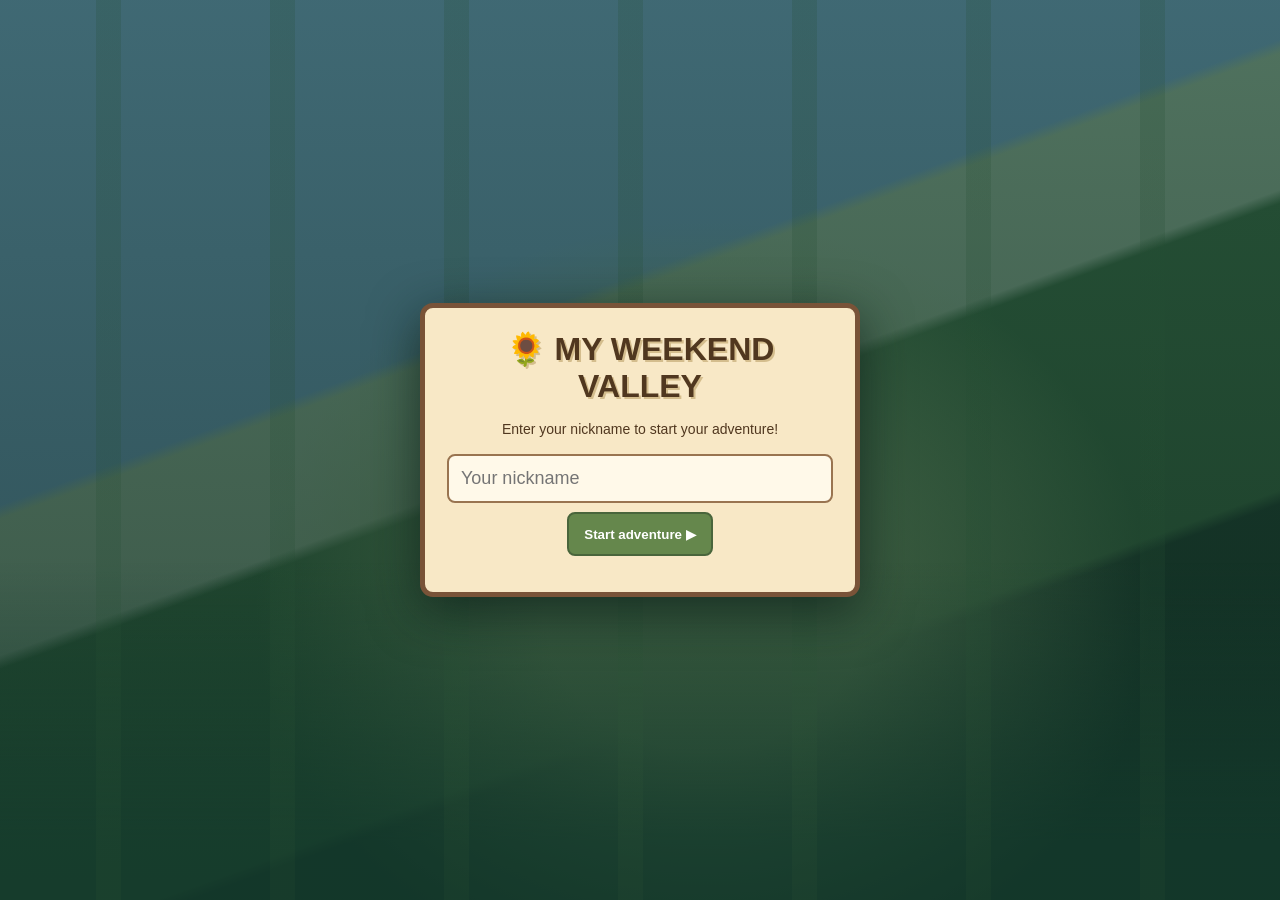
<file: weekend-game/play-v29.html>
<!doctype html><html lang="en"><head><meta charset="utf-8"><meta name="viewport" content="width=device-width,initial-scale=1,maximum-scale=1,user-scalable=no"><title>My Weekend Valley</title><style>
*{box-sizing:border-box}html,body{margin:0;overflow:hidden;width:100%;height:100%;background:#142c2d;font-family:Verdana,Arial,sans-serif;touch-action:none}canvas{display:block;width:100vw;height:100dvh;image-rendering:pixelated;touch-action:none}#hud{backdrop-filter:blur(6px);position:fixed;left:10px;top:10px;background:#382c23e8;color:#fff2ce;border:3px solid #c9a16c;box-shadow:0 4px #523d2b;border-radius:8px;padding:9px 12px;font-size:12px;line-height:1.7;pointer-events:none}#hud strong{font-size:15px}#quest{backdrop-filter:blur(6px);position:fixed;right:9px;top:10px;background:#382c23df;color:#ffe7ac;border:3px solid #c9a16c;border-radius:8px;padding:9px;font-size:11px;max-width:145px;pointer-events:none}#pad{position:fixed;bottom:25px;left:22px;width:124px;height:124px;border:3px solid #f4dcaa9c;border-radius:50%;background:#4c544b99;touch-action:none}#nub{position:absolute;left:40px;top:40px;width:40px;height:40px;background:#ffe2a2;border:3px solid #725b42;border-radius:50%}#act{position:fixed;bottom:43px;right:22px;width:91px;height:91px;border-radius:50%;border:4px solid #77512b;background:#f4bd63;color:#47321b;font-weight:900;font-size:13px}#modal{display:none;position:fixed;inset:0;background:#0d181acb;align-items:center;justify-content:center;padding:14px;z-index:3;touch-action:auto}#card{background:#f7e6bc;border:6px solid #795537;box-shadow:inset 0 0 0 3px #c79b62,0 10px 0 #30251d;color:#51351e;border-radius:12px;padding:20px;width:min(450px,100%);max-height:85dvh;overflow:auto;touch-action:auto}h2{margin:0 0 10px;font-size:22px}p{line-height:1.55;font-size:14px}textarea{width:100%;min-height:92px;border:3px solid #a47a4f;border-radius:7px;background:#fff9e8;padding:11px;font:16px Verdana;resize:vertical}#buttons{display:flex;gap:9px;margin-top:12px}#buttons button{flex:1;background:#65844d;border:3px solid #405a32;border-radius:7px;color:white;padding:11px;font-weight:bold}#buttons button:first-child{background:#a68159;border-color:#795637}#toast{position:fixed;left:50%;top:100px;transform:translateX(-50%);background:#382c23;color:#ffedae;border:2px solid #c9a16c;padding:10px 14px;border-radius:7px;display:none;text-align:center;font-size:13px;z-index:2;max-width:90vw}#tip{position:fixed;bottom:7px;left:42%;color:#fff3cc;background:#382c2399;font-size:10px;padding:5px;border-radius:4px}@media(min-width:850px){#pad,#act{opacity:.7}}@media(max-width:370px){#pad{width:104px;height:104px;left:10px}#nub{left:30px;top:30px}#act{right:10px;width:76px;height:76px}#quest{max-width:120px}}
#interior{display:none;position:fixed;inset:0;z-index:4;background:#241c16e8;align-items:center;justify-content:center;padding:12px}#room{width:min(620px,100%);height:min(620px,95dvh);background:#e4c08b;border:7px solid #735035;border-radius:12px;overflow:hidden}#scene{height:60%;background:linear-gradient(#a67d5a 0 70%,#b58a5a 70%);display:flex;align-items:flex-end;justify-content:center;position:relative}#scene:before{content:"";position:absolute;top:22px;left:12%;width:75px;height:95px;background:#93c8b6;border:10px solid #71503a}#portrait{font-size:clamp(100px,30vw,180px);line-height:1.1;filter:drop-shadow(6px 9px 1px #563a3066)}#roomTitle{position:absolute;right:10px;top:10px;background:#59402e;color:#fff2c6;padding:8px;border-radius:5px}#speech{height:40%;border-top:6px solid #735035;background:#f7e6be;padding:15px;display:flex;flex-direction:column;gap:9px;color:#493521}#speaker{font-weight:bold;font-size:20px}#dialogue{flex:1;font-size:15px;line-height:1.5}#roomButtons{display:flex;gap:10px}#roomButtons button{flex:1;padding:11px;background:#648451;border:3px solid #3e6135;color:white;border-radius:7px;font-weight:bold}#roomButtons #leave{background:#9c7854;border-color:#705238}#customBtn{position:fixed;right:12px;top:108px;z-index:2;background:#f3d38d;border:3px solid #765237;border-radius:9px;padding:9px;color:#51371f;font-weight:bold}#custom{display:none;position:fixed;inset:0;z-index:6;background:#241b17cc;align-items:center;justify-content:center;padding:14px}#customCard{background:#f9e8bd;border:6px solid #775034;border-radius:12px;padding:19px;width:min(400px,100%);color:#4b3525;max-height:90dvh;overflow:auto}#customCard h2{margin-bottom:14px}#customCard label{display:block;font-weight:bold;margin:12px 0 5px}#customCard select{width:100%;font-size:17px;padding:10px;background:#fff8e5;border:2px solid #8d6747;border-radius:6px}#customCard button{margin-top:16px;padding:12px;width:100%;background:#648a55;color:white;border:3px solid #43653c;border-radius:8px;font-weight:bold}#minigame{display:none;position:fixed;inset:0;z-index:7;background:#1d1716d9;align-items:center;justify-content:center;padding:12px}#miniCard{max-height:calc(100dvh - 24px);overflow-y:auto;box-sizing:border-box;width:min(520px,100%);background:#f8e7c2;border:6px solid #765034;border-radius:12px;padding:16px;text-align:center;color:#4b3421}#miniCanvas{width:100%;max-width:440px;aspect-ratio:4/3;image-rendering:pixelated;background:#b6d5d0;border:4px solid #775237;border-radius:8px;touch-action:manipulation}#miniCard{position:relative}#miniClose{background:#a9514a!important;border-color:#74382e!important}#miniCanvas{cursor:crosshair;box-sizing:border-box}#minigame{overscroll-behavior:contain}#miniClose{min-height:44px;touch-action:manipulation}#miniCard button{padding:10px 18px;margin:6px;background:#648854;border:3px solid #486639;color:white;border-radius:8px;font-weight:bold}#welcome,#market{display:none;position:fixed;inset:0;z-index:12;background:#1c1920dc;align-items:center;justify-content:center;padding:14px;touch-action:auto}#welcome{display:flex;min-height:100dvh;background:linear-gradient(#132d2688,#0d221bb0),radial-gradient(ellipse at 55% 68%,#86b879 0 16%,transparent 45%),linear-gradient(160deg,#72adcc 0 37%,#96c2a0 38% 48%,#3c7b4a 49% 70%,#1d4933 71%);overflow:hidden}#welcome:before{content:"";position:absolute;inset:-12%;pointer-events:none;opacity:.65;background:repeating-linear-gradient(90deg,transparent 0 76px,#264f3455 76px 101px,transparent 101px 174px),linear-gradient(0deg,#143c2e 0 15%,transparent 40%);animation:panWelcome 26s ease-in-out infinite alternate}#welcomeCard{position:relative;z-index:1;background:#f8e8c6ed;box-shadow:0 14px 50px #091b17aa}#welcomeCard h2{font-size:clamp(22px,5vw,32px);text-shadow:2px 2px #d4bd8d}@keyframes panWelcome{from{transform:translateX(-3%)}to{transform:translateX(3%)}}@media(prefers-reduced-motion:reduce){#welcome:before{animation:none}}#welcomeCard,#marketCard{background:#f8e8c6;color:#50371f;border:5px solid #795338;border-radius:13px;padding:22px;width:min(440px,100%);max-height:90dvh;overflow:auto;text-align:center;touch-action:auto}#welcomeCard input{width:100%;padding:12px;font-size:18px;border:2px solid #997450;border-radius:8px;background:#fff9e9;touch-action:auto}#welcomeCard button,#marketCard button{cursor:pointer;-webkit-tap-highlight-color:transparent;padding:11px 15px;background:#65874c;border:2px solid #49653b;border-radius:8px;color:white;font-weight:bold;margin-top:9px;min-height:44px;touch-action:manipulation}#marketCard .goods{display:grid;grid-template-columns:1fr 1fr;gap:9px;margin:12px 0}#marketCard .good{border:2px solid #d2b68d;border-radius:9px;padding:10px;background:#fff4d8}#marketCard .good button{width:100%;font-size:12px}#marketCard #marketExit{background:#a65b50;border-color:#87483f;width:100%}#shopBtn{position:fixed;right:12px;top:158px;z-index:2;background:#f3d38d;border:3px solid #765237;border-radius:9px;padding:9px;color:#51371f;font-weight:bold}#hud #nicknameHud{color:#ffe5a0}#toast{z-index:30;top:65px;pointer-events:none}#marketCard .good button:disabled{opacity:.6;background:#7e8977}#marketCard .good button{touch-action:manipulation;cursor:pointer}</style></head><body><canvas id="game"></canvas><div id="hud"><div id="nicknameHud"></div><strong id="worldTitle">🌻 My Weekend Valley</strong><div id="clock">☀️ Day 1 · Spring</div><div>🪙 <span id="coins">0</span> · 🦋 <span id="butterflies">0</span></div><div>⭐ <span id="progress">0 / 7</span> stories</div><div>📍 <span id="location">Village</span></div></div><div id="quest">📜 <b>Weekend Quest</b><div id="task">Explore the village and talk to the locals!</div></div><div id="pad"><div id="nub"></div></div><button id="act">TALK</button><div id="tip">Move: WASD / arrows / click · E or Enter: interact</div><div id="toast"></div><button id="customBtn">🎨 Character</button><button id="shopBtn">🛍️ Shop</button><div id="custom"><div id="customCard"><h2>🎨 Your Character</h2><div id="preview" style="font-size:50px;text-align:center">🧑</div><label>Clothes</label><select id="outfit"><option value="#5576b8">Blue jacket</option><option value="#b95762">Red jacket</option><option value="#6b9964">Green jacket</option><option value="#a276bd">Purple jacket</option><option value="#e1b755">Yellow jacket</option></select><label>Hair</label><select id="hair"><option value="#59442c">Brown</option><option value="#29262b">Black</option><option value="#d9a94b">Blond</option><option value="#b76a43">Ginger</option><option value="#d6d0ca">Silver</option></select><label>Skin tone</label><select id="skin"><option value="#edb78b">Light</option><option value="#c88d60">Tan</option><option value="#946344">Brown</option><option value="#65452f">Dark</option></select><button id="customDone">Save character ✓</button></div></div><div id="welcome"><div id="welcomeCard"><h2>🌻 MY WEEKEND VALLEY</h2><p>Enter your nickname to start your adventure!</p><input id="nickInput" maxlength="16" placeholder="Your nickname" autocomplete="nickname" enterkeyhint="go"><button id="nickSave" type="button">Start adventure ▶</button><p id="nickError" style="color:#a34236"></p></div></div><div id="market"><div id="marketCard"><h2>🛍️ Weekend Shop</h2><p>🪙 Your coins: <b id="marketCoins">0</b></p><p id="marketMessage" role="status" aria-live="polite" style="min-height:24px;font-weight:bold;color:#80502d"></p><div class="goods" id="goods"></div><button id="marketExit">🚪 Leave shop</button></div></div><div id="minigame"><div id="miniCard"><h2>🎯 Shooting Gallery</h2><p>Move your aim and shoot the moving cans! Hit all 7 targets in 7 shots to win 50 coins.</p><canvas id="miniCanvas" width="440" height="330"></canvas><p id="miniStatus"></p><button id="miniAgain">🔄 Reload / Retry</button><button id="miniClose">🚪 Exit game</button></div></div><div id="interior"><div id="room"><div id="scene"><div id="roomTitle"></div><div id="portrait"></div></div><div id="speech"><div id="speaker"></div><div id="dialogue"></div><div id="roomButtons"><button id="leave">Leave 🚪</button><button id="next">Next ▶</button></div></div></div></div><div id="modal"><div id="card"><h2 id="heading"></h2><p id="prompt"></p><textarea id="answer" placeholder="Write your own answer in English..."></textarea><div id="buttons"><button id="close">Back</button><button id="save">Save ✨</button></div></div></div><script>
window.addEventListener('error',function(e){var p=document.getElementById('gameError');if(p){p.style.display='block';p.textContent='Ошибка игры: '+(e.message||'неизвестная ошибка')}});
window.addEventListener('unhandledrejection',function(e){var p=document.getElementById('gameError');if(p){p.style.display='block';p.textContent='Ошибка загрузки: '+String(e.reason&&e.reason.message||e.reason||'неизвестно')}});
</script>
<div id="gameError" style="display:none;position:fixed;z-index:50;left:10px;right:10px;bottom:155px;background:#682f2f;color:white;padding:12px;border-radius:8px;font:14px Arial;pointer-events:none"></div>
<script>
(function(){
  function startFromWelcome(){
    var input=document.getElementById('nickInput'),panel=document.getElementById('welcome'),error=document.getElementById('nickError');
    if(!input||!panel)return;
    var nick=(input.value||'').trim();
    if(!nick){if(error)error.textContent='Введите ник';return;}
    if(nick.length>16)nick=nick.slice(0,16);
    try{localStorage.setItem('weekendNickname',nick);}catch(e){}
    window.weekendPlayerNickname=nick;
    var hud=document.getElementById('nicknameHud');if(hud)hud.textContent='👤 '+nick;
    input.blur();panel.style.display='none';panel.hidden=true;document.body.style.touchAction='none';
  }
  window.startWeekendGame=startFromWelcome;
  function ready(){
    var btn=document.getElementById('nickSave'),input=document.getElementById('nickInput');
    if(btn){btn.onclick=startFromWelcome;btn.addEventListener('touchend',function(e){e.preventDefault();startFromWelcome();},{passive:false});}
    if(input)input.addEventListener('keydown',function(e){if(e.key==='Enter'){e.preventDefault();startFromWelcome();}});
    try{var old=localStorage.getItem('weekendNickname');if(old&&input)input.value=old;}catch(e){}
  }
  if(document.readyState==='loading')document.addEventListener('DOMContentLoaded',ready);else ready();
})();
</script>
<script>
(()=>{'use strict';const localStorage=(()=>{try{const storage=window.localStorage;const probe='__weekend_probe__';storage.setItem(probe,'1');storage.removeItem(probe);return storage}catch(e){const cache={};return {getItem:k=>Object.prototype.hasOwnProperty.call(cache,k)?cache[k]:null,setItem:(k,v)=>{cache[k]=String(v)},removeItem:k=>{delete cache[k]}}}})();const c=document.querySelector('#game'),g=c.getContext('2d');let W,H,D;function resize(){W=innerWidth;H=innerHeight;D=Math.min(devicePixelRatio||1,2);c.width=W*D;c.height=H*D;g.setTransform(D,0,0,D,0,0)}addEventListener('resize',resize);resize();
const TS=40,COLS=58,ROWS=45,WW=COLS*TS,WH=ROWS*TS,player={x:1120,y:890,dir:0,walk:0},keys={},joy={x:0,y:0};let clickTarget=null;let active=null,near=null,door=null,stall=null,tick=0,prev=0,inside=null,dialogueStep=0,world='village',portal=null;const avatar=JSON.parse(localStorage.getItem('weekendAvatar')||'{"outfit":"#5576b8","hair":"#59442c","skin":"#edb78b"}');const answers=JSON.parse(localStorage.getItem('weekendValleyV2')||'{}');
let coins=Number(localStorage.getItem('weekendCoins')||0),butterflyCount=0;if(!localStorage.getItem('weekendStarterGiftV1')){coins+=100;localStorage.setItem('weekendCoins',String(coins));localStorage.setItem('weekendStarterGiftV1','1')}let nickname=window.weekendPlayerNickname||localStorage.getItem('weekendNickname')||'';const purchases=JSON.parse(localStorage.getItem('weekendPurchases')||'{}');const shopGoods=[{id:'hat',name:'🎩 Fancy Hat',price:35,description:'Wear a stylish hat'},{id:'crown',name:'👑 Golden Crown',price:120,description:'A royal look'},{id:'scarf',name:'🧣 Cozy Scarf',price:45,description:'A warm scarf'},{id:'sparkle',name:'✨ Sparkles',price:90,description:'Glitter around you'},{id:'pet',name:'🐈 Cat Friend',price:150,description:'A cat follows you'},{id:'balloon',name:'🎈 Balloon',price:65,description:'Carry a red balloon'}];const critters=Array.from({length:18},(_,i)=>({x:180+(i*257)%1930,y:170+(i*317)%1420,phase:i*1.7,speed:.3+i%3*.14,found:false}));const lanterns=[{x:1040,y:700},{x:1270,y:700},{x:1040,y:1030},{x:1270,y:1030},{x:760,y:790},{x:1530,y:790}];const quests=[
{id:'farmer',x:580,y:610,name:'Mia the Farmer',icon:'👩‍🌾',q:'What would you like to do outdoors this weekend?',hint:'I want to plant flowers in the garden.'},
{id:'fisher',x:1590,y:650,name:'Oliver the Fisher',icon:'🎣',q:'Who would you like to spend your weekend with?',hint:'I want to go fishing with my best friend.'},
{id:'baker',x:1630,y:1180,name:'Lily the Baker',icon:'🥐',q:'What would you like to eat this weekend?',hint:'I would like to bake chocolate cookies.'},
{id:'reader',x:530,y:1240,name:'Noah the Reader',icon:'📚',q:'What would you like to learn or read?',hint:'I want to read a mystery book.'},
{id:'musician',x:1150,y:440,name:'Ella the Musician',icon:'🎸',q:'What music would you like to listen to?',hint:'I want to listen to pop music.'},
{id:'friend',x:1180,y:1450,name:'Alex the Friend',icon:'🧑',q:'Where would you like to go this weekend?',hint:'I would like to visit the city park.'},
{id:'shopkeeper',x:1950,y:930,name:'Sam the Shopkeeper',icon:'🛒',q:'How do you want to feel this weekend, and why?',hint:'I want to feel happy because I can relax.'}
];const regionalQuests={city:[{id:'city_guide',x:300,y:550,name:'Grace the Guide',icon:'🗺️',q:'What would you like to visit in the city this weekend?',hint:'I would like to visit the museum.'},{id:'city_driver',x:960,y:880,name:'Max the Driver',icon:'🚕',q:'How would you travel around the city?',hint:'I would take the bus to the park.'},{id:'city_artist',x:1530,y:1390,name:'Zoe the Artist',icon:'🎨',q:'What would you like to buy in the city?',hint:'I would like to buy a beautiful painting.'}],ship:[{id:'ship_captain',x:740,y:3010,name:'Captain Jack',icon:'👨‍✈️',q:'Where would you like to sail on your next holiday?',hint:'I would like to sail to New York.'},{id:'ship_guest',x:1590,y:2180,name:'Rose the Passenger',icon:'🌹',q:'What would you do on a cruise ship?',hint:'I would watch the ocean and read a book.'},{id:'ship_sailor',x:740,y:1170,name:'Finn the Sailor',icon:'⚓',q:'What would you pack for a sea journey?',hint:'I would pack warm clothes and a camera.'}]};const allQuests=[...quests,...regionalQuests.city,...regionalQuests.ship];const questTotal=allQuests.length;const houses=[{x:330,y:360,c:'#e7ac72',roof:'#a64d47',label:'FARM'},{x:1400,y:270,c:'#e3c795',roof:'#8d668d',label:'MUSIC'},{x:1420,y:970,c:'#f0b0a2',roof:'#b96b42',label:'BAKERY'},{x:290,y:1010,c:'#b8bbdf',roof:'#7668a2',label:'LIBRARY'},{x:1780,y:720,c:'#c6d99d',roof:'#6a9663',label:'SHOP'},{x:850,y:1230,c:'#ead5a4',roof:'#a06d52',label:'HOME'}];
const roomPeople=[['👩‍🌾','Mia',['Welcome to my farmhouse!','I grow vegetables and flowers.','Have a lovely weekend!']],['👩‍🎤','Ella',['Welcome to my music room!','I practice guitar every day.','Music makes life better!']],['👩‍🍳','Lily',['Welcome to my bakery!','Our bread is always fresh.','Enjoy your weekend!']],['👨‍🏫','Noah',['Welcome to the library!','I love reading adventure stories.','See you soon!']],['🧑‍💼','Sam',['Hello! Welcome to my shop.','We sell useful things for the village.','Have a great day!']],['🧑','Alex',['Welcome home!','Relax and enjoy your free time.','See you around!']]];let seed=57;function rand(){seed=(seed*1664525+1013904223)>>>0;return seed/4294967296}const deco=[];for(let i=0;i<750;i++){let x=35+rand()*(WW-70),y=35+rand()*(WH-70);if(Math.abs(x-1150)<135||Math.abs(y-900)<95||houses.some(h=>Math.abs(x-h.x)<185&&Math.abs(y-h.y)<175)||quests.some(q=>Math.hypot(q.x-x,q.y-y)<115)||x>1680&&y<670)continue;deco.push({x,y,type:rand(),s:rand()})}
const flowers=[];for(let i=0;i<260;i++)flowers.push({x:rand()*WW,y:rand()*WH,t:rand()});
const walkers=Array.from({length:16},(_,i)=>({x:210+(i*347)%1880,y:210+(i*271)%1390,vx:0,vy:0,wait:0,speed:.55+(i%5)*.12,shirt:['#bd8d61','#7b9fbe','#d28b99','#9f87b5','#8ca76b','#d9ae69'][i%6],name:['Ben','Kate','Tom','Rose','Jack','Emma','Max','Amy','Leo','Lucy','Finn','Zoe','Dan','Ivy','Paul','May'][i],bubbleUntil:0,cooldown:0,hello:false}));const greetings=['Hello! How are you?','Hey! Nice to see you!','Hi there!','How is your day going?','Lovely weather today!','Good morning, neighbor!','Hope you have a great day!','Hey, how are things?'];function updateWalkers(dt){for(const n of walkers){n.wait-=dt;if(n.wait<=0){let angle=Math.random()*Math.PI*2;n.vx=Math.cos(angle);n.vy=Math.sin(angle);n.wait=45+Math.random()*145;if(Math.random()<.25){n.vx=0;n.vy=0;n.wait=25+Math.random()*65}}let nx=n.x+n.vx*n.speed*dt,ny=n.y+n.vy*n.speed*dt;if(nx<50||nx>WW-50)n.vx*=-1;else n.x=nx;if(ny<60||ny>WH-60)n.vy*=-1;else n.y=ny;let distance=Math.hypot(player.x-n.x,player.y-n.y);if(distance<112&&!n.hello&&tick>n.cooldown){n.bubbleUntil=tick+175;n.cooldown=tick+650;n.message=greetings[Math.floor(Math.random()*greetings.length)];n.hello=true}else if(distance>170)n.hello=false;}}function drawWalkers(){for(const n of walkers){character(n.x,n.y+Math.sin(tick*.07+n.x)*2,n.shirt);if(n.bubbleUntil>tick){const msg=n.message||'Hello!';g.font='bold 13px Verdana';const width=Math.max(90,g.measureText(msg).width+25);rect(n.x-width/2,n.y-92,width,32,'#4c382b');rect(n.x-width/2+3,n.y-89,width-6,26,'#fff2cf');g.fillStyle='#4c382b';g.beginPath();g.moveTo(n.x-6,n.y-60);g.lineTo(n.x+6,n.y-60);g.lineTo(n.x,n.y-51);g.fill();g.fillStyle='#4c382b';g.textAlign='center';g.fillText(msg,n.x,n.y-71)}}}
function rect(x,y,w,h,col){g.fillStyle=col;g.fillRect(x,y,w,h)}function circle(x,y,r,col){g.fillStyle=col;g.beginPath();g.arc(x,y,r,0,Math.PI*2);g.fill()}function label(t,x,y,size=15,col='#f8f1c7'){g.font='bold '+size+'px Verdana';g.textAlign='center';g.lineWidth=4;g.strokeStyle='#49392b';g.strokeText(t,x,y);g.fillStyle=col;g.fillText(t,x,y)}
function drawHouse(h){rect(h.x-93,h.y-27,186,128,'#304c3540');rect(h.x-89,h.y-42,178,132,'#684e3a');rect(h.x-83,h.y-35,166,120,h.c);for(let i=0;i<6;i++)rect(h.x-79,h.y-22+i*18,158,2,'#674b3450');rect(h.x-101,h.y-66,202,35,'#583e42');rect(h.x-94,h.y-98,188,44,h.roof);for(let i=0;i<8;i++)rect(h.x-87+i*23,h.y-91+(i%2)*8,20,3,'#fff0d033');rect(h.x-103,h.y-65,206,8,'#e9c68e');for(const wx of [-49,48]){rect(h.x+wx-22,h.y-17,44,45,'#65483a');rect(h.x+wx-17,h.y-12,34,34,'#a6d7df');rect(h.x+wx-15,h.y-10,30,30,'#f8db92aa');rect(h.x+wx-2,h.y-12,4,34,'#fff2d4');rect(h.x+wx-17,h.y+2,34,4,'#fff2d4');rect(h.x+wx-25,h.y+26,50,7,'#e6c18c')}rect(h.x-23,h.y+32,46,61,'#5c4035');rect(h.x-17,h.y+36,34,54,'#946743');circle(h.x+12,h.y+68,4,'#f6d889');rect(h.x-27,h.y+90,54,8,'#d8b38b');label(h.label,h.x,h.y-114,13)}
function tree(x,y,r){circle(x+9,y+10,r+5,'#263f3655');rect(x-7,y-2,14,32,'#765037');rect(x-4,y+4,4,20,'#a67950');circle(x-12,y-20,r*.85,'#2e6f4e');circle(x+13,y-20,r*.85,'#397d52');circle(x,y-36,r,'#478c57');circle(x-9,y-39,r*.55,'#69aa66');circle(x+9,y-31,r*.5,'#5ba35e');circle(x-5,y-47,3,'#d2dc9d')}
function character(x,y,shirt,hair='#60422d',skin='#edb78b',motion=0,wave=false){const stride=Math.sin(motion)*5,arm=Math.sin(motion)*7;circle(x,y+14,13,'#345a3e66');rect(x-10,y+2+stride,8,12,'#534f6d');rect(x+3,y+2-stride,8,12,'#534f6d');rect(x-12,y-18,24,24,shirt);g.save();g.translate(x-13,y-14);g.rotate(arm*.045);rect(-7,0,7,20,shirt);rect(-7,15,7,6,skin);g.restore();g.save();g.translate(x+13,y-14);g.rotate(wave?-.85+Math.sin(tick*.14)*.25:-arm*.045);rect(0,0,7,20,shirt);rect(0,15,7,6,skin);g.restore();circle(x,y-24,12,skin);circle(x,y-31,12,hair);rect(x-11,y-29,22,12,skin);rect(x-6,y-25,3,3,'#392f27');rect(x+4,y-25,3,3,'#392f27')}
const stalls=[{x:1290,y:1110,label:'🎯 CAN TOSS'},{x:860,y:630,label:'🎯 FAIR GAME'}];const gates=[{x:2180,y:890,to:'city',label:'🏙️ CITY'},{x:1100,y:160,to:'ship',label:'🚢 SHIP'}];const extraNPC={city:[{x:640,y:500,name:'Officer Ben',icon:'👮',lines:['Welcome to the city!','The streets are busy today.','Have a safe weekend!']},{x:1510,y:1180,name:'Artist Zoe',icon:'🎨',lines:['Hello from the city!','I love painting colorful buildings.','Enjoy exploring!']}],ship:[{x:750,y:2830,name:'Captain Jack',icon:'👨‍✈️',lines:['Ahoy! Welcome aboard!','We are sailing toward a new adventure.','Enjoy the ocean breeze!']},{x:1580,y:2600,name:'Sailor Finn',icon:'🧑‍✈️',lines:['Hello, traveler!','The sea looks beautiful today.','Have a great journey!']}]};let extraNear=null;function drawExtraNPCs(){for(const n of regionalQuests[world]){character(n.x,n.y,'#5c89ad','#60422d','#edb78b',0,Math.hypot(player.x-n.x,player.y-n.y)<105);label((answers[n.id]?'✓ ':'⭐ ')+n.name,n.x,n.y-54,14);if(Math.hypot(player.x-n.x,player.y-n.y)<105)label('QUEST / E',n.x,n.y-81,14)}for(const n of extraNPC[world]){character(n.x,n.y,'#8d659e','#60422d','#edb78b',0,Math.hypot(player.x-n.x,player.y-n.y)<105);label(n.name,n.x,n.y-55,14);if(Math.hypot(player.x-n.x,player.y-n.y)<100)label('TALK / E',n.x,n.y-80,14)}}const cityCrowd=Array.from({length:28},(_,i)=>({x:190+(i*277)%1930,y:150+(i*233)%1450,phase:i*2.3,color:['#d88c70','#6d8cbb','#ba91b8','#8bad7a'][i%4]}));const cars=Array.from({length:16},(_,i)=>({lane:i%4,offset:i*189,speed:.65+(i%5)*.24,color:['#d95753','#f2c864','#71a8d1','#eee5d5','#6a907b'][i%5]}));const shipCrew=Array.from({length:24},(_,i)=>({x:i%2?1590:730,y:650+Math.floor(i/2)*205,phase:i*1.3,color:['#fff2d4','#50759b','#ba795e'][i%3],dx:0,dy:1,timer:0,pause:0,speed:.45+(i%4)*.12}));const SH=3600;const shipWalls=[{x:855,y:690,w:600,h:1950},{x:965,y:2750,w:390,h:180}];const shipDeckPath=new Path2D();shipDeckPath.moveTo(1160,155);shipDeckPath.bezierCurveTo(1470,270,1655,470,1675,780);shipDeckPath.lineTo(1675,2930);shipDeckPath.bezierCurveTo(1675,3140,1450,3360,1160,3420);shipDeckPath.bezierCurveTo(870,3360,645,3140,645,2930);shipDeckPath.lineTo(645,780);shipDeckPath.bezierCurveTo(665,470,850,270,1160,155);shipDeckPath.closePath();const deckTest=document.createElement('canvas').getContext('2d');function shipWalkable(x,y){if(!Number.isFinite(x)||!Number.isFinite(y)||y<205||y>3370)return false;for(const [ox,oy] of [[0,0],[-25,0],[25,0],[0,-25],[0,25]])if(!deckTest.isPointInPath(shipDeckPath,x+ox,y+oy))return false;return !shipWalls.some(r=>x>r.x-23&&x<r.x+r.w+23&&y>r.y-24&&y<r.y+r.h+24)}function rescueShipCrew(n){const safe=[[730,1050],[1590,1050],[730,1650],[1590,1650],[730,2300],[1590,2300],[900,3050],[1420,3050],[1160,3170]];let best=null,dist=Infinity;for(const [x,y] of safe){if(!shipWalkable(x,y))continue;const d=(n.x-x)**2+(n.y-y)**2;if(d<dist){dist=d;best=[x,y]}}if(best){n.x=best[0];n.y=best[1]}else{n.x=1160;n.y=3170}n.dx=0;n.dy=0;n.timer=0;n.pause=10}function shipMove(n,dt){if(!shipWalkable(n.x,n.y))rescueShipCrew(n);if(n.pause>0){n.pause-=dt;return}n.timer-=dt;if(n.timer<=0){n.timer=65+Math.random()*125;const a=Math.random()*Math.PI*2;n.dx=Math.cos(a);n.dy=Math.sin(a);if(Math.random()<.2){n.pause=25+Math.random()*65;return}}const nx=n.x+n.dx*n.speed*dt,ny=n.y+n.dy*n.speed*dt;if(shipWalkable(nx,ny)){n.x=nx;n.y=ny}else{n.timer=0;n.dx*=-1;n.dy*=-1}}function drawCity(){rect(0,0,WW,WH,'#819d89');for(let i=0;i<240;i++){const x=(i*173)%WW,y=(i*277)%WH;rect(x,y,7,2,'#e3e5d33a')}for(let x=0;x<WW;x+=340){rect(x+122,0,126,WH,'#6c7076');rect(x+181,0,6,WH,'#d5c78c')}for(let y=0;y<WH;y+=360){rect(0,y+120,WW,132,'#6c7076');rect(0,y+180,WW,6,'#d5c78c')}for(let x=0;x<WW;x+=340)for(let y=0;y<WH;y+=360){const height=95+((x*3+y*7)%100);rect(x+5,y+8,107,108,'#535765');rect(x+10,y+12,97,100,'#a5a9b8');rect(x+20,y+15-height*.17,83,85+height*.17,((x+y)/20)%2===0?'#b2b8c5':'#7f9cae');for(let a=0;a<4;a++)for(let b=0;b<4;b++)rect(x+27+a*18,y+18+b*19,11,12,(a+b)%3===0?'#ffe6a0':'#9fd6e7');rect(x+265,y+260,27,38,'#73583b');circle(x+278,y+245,28,'#4b976a');rect(x+5,y+107,100,8,'#3e6774')}const phase=tick%720,greenVertical=phase<340;for(let x=0;x<WW;x+=340)for(let y=0;y<WH;y+=360){rect(x+113,y+103,10,25,'#333b36');circle(x+118,y+109,4,greenVertical?'#4d5946':'#f45243');circle(x+118,y+120,4,greenVertical?'#6ee083':'#494d43');rect(x+249,y+253,10,25,'#333b36');circle(x+254,y+259,4,greenVertical?'#f45243':'#494d43');circle(x+254,y+270,4,greenVertical?'#494d43':'#6ee083')}for(let i=0;i<cars.length;i++){const c=cars[i],vertical=c.lane%2===0,roadIndex=Math.floor(i/4),roadStart=vertical?roadIndex*340:roadIndex*360,track=vertical?WH:WW;let pos=(c.offset+tick*c.speed*2.1)%track;const lightPositions=vertical?[120,480,840,1200,1560]:[122,462,802,1142,1482,1822,2162];if((vertical?!greenVertical:greenVertical)){for(const light of lightPositions){const stop=light-42;if(pos>stop&&pos<light+80)pos=stop}}const x=vertical?roadIndex*340+(c.lane===0?151:216):pos,y=vertical?pos:roadIndex*360+(c.lane===1?151:215);g.save();g.translate(x,y);if(vertical)g.rotate(Math.PI/2);rect(-24,-13,48,26,'#292e37');rect(-20,-12,40,24,c.color);rect(-9,-10,18,20,'#c1e3e8');rect(-20,-14,8,4,'#fff3b2');g.restore()}for(const n of cityCrowd){const x=n.x+Math.sin(tick*.013+n.phase)*52,y=n.y+Math.cos(tick*.011+n.phase)*45;character(x,y+Math.sin(tick*.08+n.phase)*2,n.color,'#60422d','#edb78b',tick*.08+n.phase)}}function drawShip(){rect(0,0,WW,SH,'#367eaa');for(let i=0;i<260;i++){const x=(i*293+tick*.6)%WW,y=(i*179+Math.sin(tick*.03+i)*12)%SH;rect(x,y,30+Math.sin(tick*.04+i)*9,3,'#a3e0e88c')}g.fillStyle='#252d39';g.beginPath();g.moveTo(1160,110);g.bezierCurveTo(1510,240,1710,410,1745,780);g.lineTo(1745,2940);g.bezierCurveTo(1745,3200,1470,3430,1160,3500);g.bezierCurveTo(850,3430,575,3200,575,2940);g.lineTo(575,780);g.bezierCurveTo(610,410,810,240,1160,110);g.fill();g.fillStyle='#c6a077';g.beginPath();g.moveTo(1160,155);g.bezierCurveTo(1470,270,1655,470,1675,780);g.lineTo(1675,2930);g.bezierCurveTo(1675,3140,1450,3360,1160,3420);g.bezierCurveTo(870,3360,645,3140,645,2930);g.lineTo(645,780);g.bezierCurveTo(665,470,850,270,1160,155);g.fill();g.save();g.clip(shipDeckPath);for(let y=450;y<3320;y+=48)rect(645,y,1030,3,'#a57f5b');for(let y=500;y<3300;y+=80){rect(675,y,13,32,'#ead2a2');rect(1632,y,13,32,'#ead2a2')}for(let i=0;i<28;i++){const y=650+i*93;circle(687,y,6,'#e9d5ad');circle(1633,y,6,'#e9d5ad')}for(let i=0;i<18;i++){const x=730+(i*83)%850,y=400+(i*191)%2750;if(x>850&&x<1460&&y>690&&y<2630)continue;rect(x,y,25,2,'#f9e4bd55')}g.restore();rect(690,650,940,22,'#f2ead8');rect(680,2850,960,20,'#f2ead8');rect(865,690,590,1930,'#444956');rect(880,706,560,1900,'#f1eee4');for(let y=740;y<2580;y+=70)for(let x=905;x<1410;x+=72)rect(x,y,37,35,'#9bc6d0');rect(975,2750,370,180,'#e8e4d8');for(let x=995;x<1325;x+=66)rect(x,2775,37,40,'#96c4d0');for(let i=0;i<4;i++){const y=915+i*440;rect(1065,y-58,190,118,'#e5dfd2');rect(1095,y-45,130,92,'#b66a43');rect(1090,y-54,140,31,'#282f37');for(let j=0;j<6;j++){const p=(tick*.85+j*29+i*14)%175;circle(1160+Math.sin(tick*.021+j+i)*32,y-80-p,12+p*.12,p<105?'#d4d8d777':'#d4d8d82e')}}for(let y=740;y<2950;y+=220){for(const x of [718,1602]){rect(x-30,y-68,60,128,'#f3eee0');rect(x-22,y-55,44,100,'#c18a57');rect(x-18,y-47,36,24,'#fff6e7')}}rect(780,405,760,60,'#f4eee3');rect(800,480,720,22,'#756c65');rect(1120,295,80,180,'#eee9dc');circle(1160,328,27,'#7b9baa');rect(850,3030,620,24,'#eae4d6');for(const n of shipCrew){if(shipWalkable(n.x,n.y))character(n.x,n.y,n.color,'#60422d','#edb78b',tick*.06+n.phase)}label('RMS WEEKEND · GRAND LINER',1160,3090,23);label('BOW ↑',1160,480,18);label('STERN ↓',1160,3260,18)} function renderExtra(){const scale=Math.min(1.05,Math.max(.66,W/900)),cx=Math.max(0,Math.min(WW-W/scale,player.x-W/(2*scale))),cy=Math.max(0,Math.min((world==='ship'?SH:WH)-H/scale,player.y-H/(2*scale)));g.setTransform(D,0,0,D,0,0);rect(0,0,W,H,world==='city'?'#88a28e':'#438cb6');g.save();g.scale(scale,scale);g.translate(-cx,-cy);if(world==='city')drawCity();else drawShip();drawExtraNPCs();drawPlayer();label('↩ RETURN / E',world==='city'?180:1160,world==='city'?880:3140,17);g.restore();document.querySelector('#location').textContent=near?near.name:world==='city'?'Busy City':'Ocean Liner';document.querySelector('#task').textContent=allQuests.every(q=>answers[q.id])?'All stories complete! 🌟':'⭐ '+regionalQuests[world].filter(q=>answers[q.id]).length+'/'+regionalQuests[world].length+' local quests · Explore all 3 locations';document.querySelector('#progress').textContent=allQuests.filter(q=>answers[q.id]).length+' / '+questTotal;document.querySelector('#act').textContent=portal?'RETURN':near?'QUEST':extraNear?'TALK':'EXPLORE'} function switchWorld(to){world=to;document.querySelector('#worldTitle').textContent=to==='city'?'🏙️ Добро пожаловать в город':to==='ship'?'🚢 Добро пожаловать на Титаник':'🌻 My Weekend Valley';clickTarget=null;joy.x=joy.y=0;reset();if(to==='village'){player.x=to==='village'?1100:player.x;player.y=850}else if(to==='city'){player.x=300;player.y=870}else{player.x=1150;player.y=3140}toast(to==='city'?'🏙️ Welcome to the city!':to==='ship'?'🚢 Welcome aboard!':'🌻 Back in the valley!')}function showExtraDialogue(n){inside='extra';dialogueStep=0;document.querySelector('#interior').style.display='flex';document.querySelector('#roomTitle').textContent=world==='city'?'CITY':'SHIP DECK';document.querySelector('#portrait').textContent=n.icon;window.currentExtra=n;showDialogue()}function drawPlayer(){character(player.x,player.y+Math.sin(player.walk)*2,avatar.outfit,avatar.hair,avatar.skin,player.walk);if(purchases.hat)label('🎩',player.x,player.y-58,17);if(purchases.crown)label('👑',player.x,player.y-58,17);if(purchases.scarf)rect(player.x-12,player.y-10,24,6,'#d95965');if(purchases.sparkle){circle(player.x-25+Math.sin(tick*.08)*6,player.y-25,3,'#ffef8a');circle(player.x+25,player.y-12+Math.cos(tick*.09)*9,3,'#ffe58a')}if(purchases.pet){label('🐈',player.x-43,player.y+15,20)}if(purchases.balloon){g.strokeStyle='#87695b';g.lineWidth=2;g.beginPath();g.moveTo(player.x+18,player.y-13);g.lineTo(player.x+32,player.y-73);g.stroke();label('🎈',player.x+32,player.y-80,20)}if(nickname)label(nickname,player.x,player.y-(purchases.hat||purchases.crown?100:76),14)}function refreshMarket(){document.querySelector('#marketCoins').textContent=coins;document.querySelector('#goods').innerHTML=shopGoods.map(item=>'<div class="good"><b>'+item.name+'</b><p>'+item.description+'</p><button data-buy="'+item.id+'">'+(purchases[item.id]?'✓ Owned':item.price+' 🪙')+'</button></div>').join('');for(const b of document.querySelectorAll('[data-buy]')){const item=shopGoods.find(x=>x.id===b.dataset.buy);b.disabled=!!purchases[item.id];b.onclick=()=>{const msg=document.querySelector('#marketMessage');if(coins<item.price){msg.textContent='❌ Not enough coins! Need '+(item.price-coins)+' more 🪙';toast('🪙 Not enough coins!');return}coins-=item.price;purchases[item.id]=true;localStorage.setItem('weekendPurchases',JSON.stringify(purchases));localStorage.setItem('weekendCoins',String(coins));refreshMarket();document.querySelector('#marketMessage').textContent='✅ Purchased '+item.name+'!';toast('🎉 Purchased '+item.name+'!')}}}function openMarket(){clickTarget=null;document.querySelector('#market').style.display='flex';document.querySelector('#marketMessage').textContent='Tap an item to buy it. Starter bonus: 100 coins!';refreshMarket()}function closeMarket(){document.querySelector('#market').style.display='none'}document.querySelector('#shopBtn').onclick=openMarket;document.querySelector('#marketExit').onclick=closeMarket;document.querySelector('#market').addEventListener('pointerdown',e=>{if(e.target.id==='market')closeMarket()});function enterGame(){const input=document.querySelector('#nickInput');const name=input.value.trim();const error=document.querySelector('#nickError');if(name.length<1||name.length>16){error.textContent='Введите ник от 1 до 16 символов';return}try{nickname=name;localStorage.setItem('weekendNickname',nickname)}catch(err){nickname=name}error.textContent='';input.blur();document.querySelector('#welcome').style.display='none';document.querySelector('#nicknameHud').textContent='👤 '+nickname;toast('🌻 Welcome, '+nickname+'!')}document.querySelector('#nickSave').addEventListener('click',()=>{enterGame();if(window.startWeekendGame)window.startWeekendGame()});document.querySelector('#nickInput').addEventListener('keydown',e=>{if(e.key==='Enter'){e.preventDefault();e.stopPropagation();enterGame()}});if(nickname){document.querySelector('#nickInput').value=nickname;document.querySelector('#nicknameHud').textContent='👤 '+nickname}else void 0;function drawGrassDetails(){for(let i=0;i<850;i++){const x=(i*197+37)%WW,y=(i*331+71)%WH;if((x>1015&&x<1270)||(y>785&&y<990)||(x>1650&&y<640))continue;const k=(i*37)%5;rect(x,y,2,5,k<2?'#3f86504f':'#d6d99466');rect(x+5,y+2,2,3,'#326e4155')}for(let i=0;i<55;i++){const x=180+(i*271)%1890,y=140+(i*179)%1470;if(x>1600&&y<630)continue;circle(x,y,3,i%2?'#ffe2a4':'#f2c4dd')}}function drawWaterHighlights(){g.save();g.beginPath();g.ellipse(1870,300,351,250,-.2,0,Math.PI*2);g.clip();for(let i=0;i<32;i++){const x=1510+(i*79+tick*(.3+i%3*.2))%710,y=90+(i*53)%430;rect(x,y,24+i%3*12,3,i%2?'#d9f7d688':'#f2ffff77')}g.restore()}function render(){if(world!=='village'){renderExtra();return}const scale=Math.min(1.05,Math.max(.66,W/900));const camX=Math.max(0,Math.min(WW-W/scale,player.x-W/(2*scale))),camY=Math.max(0,Math.min(WH-H/scale,player.y-H/(2*scale)));g.setTransform(D,0,0,D,0,0);rect(0,0,W,H,'#78b765');g.save();g.scale(scale,scale);g.translate(-camX,-camY);rect(0,0,WW,WH,'#83bb67');for(let y=0;y<ROWS;y++)for(let x=0;x<COLS;x++){let v=(x*13+y*17+x*y*3)%11;if(v<3)rect(x*TS,y*TS,TS,TS,v===0?'#88c16d':'#7db563')}
rect(1050,0,185,WH,'#cbb17e');rect(0,810,WW,160,'#cbb17e');rect(1030,790,225,205,'#e0c58b');rect(475,530,720,65,'#d3b984');rect(1640,510,80,720,'#d3b984');rect(460,930,70,450,'#d3b984');rect(1100,1390,700,70,'#d3b984');drawGrassDetails();
g.fillStyle='#66b9cc';g.beginPath();g.ellipse(1870,300,360,260,-.2,0,7);g.fill();g.strokeStyle='#b1e4bd';g.lineWidth=17;g.stroke();for(let i=0;i<8;i++)circle(1730+i*46,285+Math.sin(i*2)*25,5,'#b4e9e9');drawWaterHighlights();
flowers.forEach(f=>{if(f.x>1680&&f.y<650)return;rect(f.x,f.y,4,7,'#3d9851');circle(f.x+2,f.y,3,f.t<.35?'#fff3aa':f.t<.7?'#f4c5dc':'#d8d0ff')});
for(let x=70;x<900;x+=60){rect(x,1580,6,60,'#8b653c');rect(x,1590,55,7,'#b98c51')}
deco.forEach(t=>{if(t.type<.38)tree(t.x,t.y,15+t.s*9);else if(t.type<.55){circle(t.x,t.y,9,'#9e9e83');circle(t.x-2,t.y-3,4,'#c6c5ad')}else if(t.type<.75){rect(t.x,t.y,3,8,'#4c9552');circle(t.x,t.y,4,t.s<.5?'#ffdfa0':'#e5b7de')}});
houses.forEach(drawHouse);
for(const l of lanterns){rect(l.x-3,l.y-30,6,38,'#6c4a2e');rect(l.x-11,l.y-42,22,17,'#5b4937');rect(l.x-7,l.y-39,14,12,'#f9d67d');circle(l.x,l.y-35,4,'#fff1a2')}
circle(1160,890,53,'#9a9781');circle(1160,885,45,'#5caec2');circle(1160,885,31,'#87d4dc');circle(1160,875,13,'#ded1a4');circle(1160,863,7,'#f4e8c2');
for(const b of critters){if(b.found)continue;const wing=Math.sin(tick*.18+b.phase)*7;circle(b.x-6,b.y+wing*.3,6,'#f6cb65');circle(b.x+6,b.y-wing*.3,6,'#f5a9cc');circle(b.x,b.y,3,'#64462b')}
drawWalkers();
for(let i=0;i<7;i++){let q=quests[i];character(q.x,q.y,['#bc815c','#5785a1','#c87987','#6c9a65','#a77fc2','#cdad53','#7b9d8d'][i]);label(q.name,q.x,q.y-55,13);if(answers[q.id])label('⭐',q.x+40,q.y-30,17);else{circle(q.x+30,q.y-42,12,'#f7d66d');label('!',q.x+30,q.y-37,15,'#5c432d')}}
for(const st of stalls){rect(st.x-55,st.y-30,110,55,'#bd7c48');rect(st.x-64,st.y-54,128,27,'#b44c4b');for(let j=0;j<5;j++)rect(st.x-58+j*24,st.y-51,13,20,'#f9e6b8');label(st.label,st.x,st.y-68,14)}for(const gate of gates)label(gate.label+' / E',gate.x,gate.y-30,18);if(door)label('🚪 ENTER / E',door.x,door.y+118,16);drawPlayer();if(near){g.strokeStyle='#fff4b3';g.lineWidth=3;g.beginPath();g.arc(near.x,near.y,54,0,7);g.stroke();label('TALK',near.x,near.y-76,15)}const hour=(6+Math.floor(tick/550))%24;const night=hour>=19||hour<6;g.restore();if(night){rect(0,0,W,H,'#14244936');g.save();g.scale(scale,scale);g.translate(-camX,-camY);for(const l of lanterns){const halo=g.createRadialGradient(l.x,l.y-35,3,l.x,l.y-35,115);halo.addColorStop(0,'#f9db7922');halo.addColorStop(1,'#ffe5a000');circle(l.x,l.y-35,65,halo)}for(let i=0;i<28;i++){const a=(i*227+tick*.16)%WW,b=(i*193+Math.sin(tick*.025+i)*30+300)%WH;circle(a,b,2+Math.sin(tick*.09+i), '#ffefad55')}g.restore()}document.querySelector('#clock').textContent=(night?'🌙 ':'☀️ ')+'Day '+(1+Math.floor(tick/13200))+' · '+String(hour).padStart(2,'0')+':00';document.querySelector('#coins').textContent=coins;document.querySelector('#butterflies').textContent=butterflyCount;document.querySelector('#progress').textContent=allQuests.filter(q=>answers[q.id]).length+' / '+questTotal;document.querySelector('#location').textContent=near?near.name:'Village';document.querySelector('#task').textContent=allQuests.every(q=>answers[q.id])?'All stories complete! 🌟':'Complete English quests in all 3 locations!';document.querySelector('#act').textContent=portal?'TRAVEL':near?'TALK':door?'ENTER':stall?'PLAY':'EXPLORE'}
function loop(t){const dt=Math.min((t-prev)||16,40)/16.67;prev=t;tick+=dt;if(document.querySelector('#modal').style.display!=='flex'&&inside===null&&document.querySelector('#custom').style.display!=='flex'&&document.querySelector('#minigame').style.display!=='flex'&&document.querySelector('#market').style.display!=='flex'&&document.querySelector('#welcome').style.display!=='flex'){let vx=joy.x+(keys.ArrowRight||keys.d||keys.D||keys.в||keys.В?1:0)-(keys.ArrowLeft||keys.a||keys.A||keys.ф||keys.Ф?1:0),vy=joy.y+(keys.ArrowDown||keys.s||keys.S||keys.ы||keys.Ы?1:0)-(keys.ArrowUp||keys.w||keys.W||keys.ц||keys.Ц?1:0);if(vx||vy)clickTarget=null;if(clickTarget&&!vx&&!vy){let dx=clickTarget.x-player.x,dy=clickTarget.y-player.y,d=Math.hypot(dx,dy);if(d>8){vx=dx/d;vy=dy/d}else clickTarget=null}let m=Math.hypot(vx,vy);if(m){const nx=Math.max(25,Math.min(WW-25,player.x+vx/m*3.4*dt)),ny=Math.max(25,Math.min((world==='ship'?SH:WH)-25,player.y+vy/m*3.4*dt));if(world!=='ship'||shipWalkable(nx,player.y))player.x=nx;if(world!=='ship'||shipWalkable(player.x,ny))player.y=ny;player.walk+=.19*dt}for(const b of critters){if(b.found)continue;b.x+=Math.sin(tick*.025+b.phase)*b.speed*dt;b.y+=Math.cos(tick*.019+b.phase)*b.speed*dt;if(Math.hypot(player.x-b.x,player.y-b.y)<28){b.found=true;butterflyCount++;coins+=5;localStorage.setItem('weekendCoins',String(coins));toast('🦋 Butterfly spotted! +5 coins')}}updateWalkers(dt)}if(world==='ship')for(const n of shipCrew)shipMove(n,dt);near=(world==='village'?quests:regionalQuests[world]).find(q=>Math.hypot(player.x-q.x,player.y-q.y)<105)||null;door=world==='village'?(houses.find(h=>Math.hypot(player.x-h.x,player.y-(h.y+105))<95)||null):null;stall=world==='village'?(stalls.find(h=>Math.hypot(player.x-h.x,player.y-h.y)<100)||null):null;extraNear=world==='village'?null:(extraNPC[world].find(n=>Math.hypot(player.x-n.x,player.y-n.y)<110)||null);portal=world==='village'?(gates.find(q=>Math.hypot(player.x-q.x,player.y-q.y)<105)||null):(world==='city'?Math.hypot(player.x-180,player.y-880)<125:Math.hypot(player.x-1160,player.y-3140)<130)?{to:'village'}:null;render();requestAnimationFrame(loop)}requestAnimationFrame(loop);
const modal=document.querySelector('#modal'),answer=document.querySelector('#answer');function interact(){if(modal.style.display==='flex'||inside!==null)return;if(portal){switchWorld(portal.to);return}if(near){active=near;document.querySelector('#heading').textContent=active.icon+' '+active.name;document.querySelector('#prompt').textContent=active.q+'\n\nExample: '+active.hint;answer.value=answers[active.id]||'';answer.style.display='block';document.querySelector('#save').style.display='block';modal.style.display='flex';return}if(extraNear){showExtraDialogue(extraNear);return}if(!near&&stall){openMini();return}if(!near&&door){enterHouse(houses.indexOf(door));return}if(!near){toast('Walk closer to a villager or a house!');return}active=near;document.querySelector('#heading').textContent=active.icon+' '+active.name;document.querySelector('#prompt').textContent=active.q+'\n\nExample: '+active.hint;answer.value=answers[active.id]||'';answer.style.display='block';document.querySelector('#save').style.display='block';modal.style.display='flex';joy.x=joy.y=0;reset()}
function enterHouse(i){inside=i;dialogueStep=0;joy.x=joy.y=0;reset();document.querySelector('#interior').style.display='flex';document.querySelector('#roomTitle').textContent=houses[i].label;document.querySelector('#portrait').textContent=roomPeople[i][0];showDialogue()}function showDialogue(){const p=inside==='extra'?[window.currentExtra.icon,window.currentExtra.name,window.currentExtra.lines]:roomPeople[inside];document.querySelector('#speaker').textContent=p[1];document.querySelector('#dialogue').textContent=p[2][dialogueStep];document.querySelector('#next').textContent=dialogueStep===p[2].length-1?'Done ✓':'Next ▶'}function leaveHouse(){inside=null;document.querySelector('#interior').style.display='none'}document.querySelector('#leave').onclick=leaveHouse;document.querySelector('#next').onclick=()=>{if(inside===null)return;if(dialogueStep<(inside==='extra'?window.currentExtra.lines:roomPeople[inside][2]).length-1){dialogueStep++;showDialogue()}else leaveHouse()};document.querySelector('#customBtn').onclick=()=>{for(const k of ['outfit','hair','skin'])document.querySelector('#'+k).value=avatar[k];document.querySelector('#custom').style.display='flex';clickTarget=null};document.querySelector('#customDone').onclick=()=>{for(const k of ['outfit','hair','skin'])avatar[k]=document.querySelector('#'+k).value;localStorage.setItem('weekendAvatar',JSON.stringify(avatar));document.querySelector('#custom').style.display='none';toast('🎨 Character saved!')};let miniExitTimer=null;let miniHits=0,miniThrows=0,miniTargets=[],miniActive=false,miniLast=0,miniAim={x:220,y:165},miniFlash=0,miniWon=false;const miniCanvas=document.querySelector('#miniCanvas'),mg=miniCanvas.getContext('2d');function miniEnd(){if(miniExitTimer!==null){clearTimeout(miniExitTimer);miniExitTimer=null}miniActive=false;document.querySelector('#minigame').style.display='none';clickTarget=null}function resetMini(){if(miniExitTimer!==null){clearTimeout(miniExitTimer);miniExitTimer=null}miniHits=0;miniThrows=0;miniWon=false;miniFlash=0;miniTargets=Array.from({length:7},(_,i)=>({x:70+i%4*94,y:115+Math.floor(i/4)*75,baseY:115+Math.floor(i/4)*75,phase:i*1.31,dir:i%2?1:-1,speed:.45+i%3*.24,hit:false,fall:0}));document.querySelector('#miniStatus').textContent='🎯 0 / 7 hits · 7 shots remaining';miniActive=true;miniLast=0;paintMini()}function openMini(){document.querySelector('#minigame').style.display='flex';clickTarget=null;joy.x=joy.y=0;reset();resetMini()}function paintMini(){if(!miniActive)return;mg.clearRect(0,0,440,330);const sky=mg.createLinearGradient(0,0,0,330);sky.addColorStop(0,'#30496a');sky.addColorStop(.7,'#7b9ba2');sky.addColorStop(1,'#a9b39b');mg.fillStyle=sky;mg.fillRect(0,0,440,330);mg.fillStyle='#2f2531';mg.fillRect(14,45,412,218);mg.fillStyle='#694533';mg.fillRect(18,50,404,208);mg.fillStyle='#a77c4e';mg.fillRect(24,145,392,14);mg.fillRect(24,240,392,15);mg.fillStyle='#dbb77e';mg.fillRect(24,145,392,5);mg.fillRect(24,240,392,5);for(let i=0;i<13;i++){mg.fillStyle='#3d2a2a55';mg.fillRect(32+i*31,53,3,187)}for(const t of miniTargets){if(t.hit){if(t.fall>0){mg.save();mg.translate(t.x,t.y);mg.rotate(Math.min(1.4,(1-t.fall)*2));mg.globalAlpha=t.fall;mg.fillStyle='#d7d6cb';mg.fillRect(-15,-19,30,39);mg.restore();t.fall=Math.max(0,t.fall-.035)}continue}const size=1+(t.y-115)/500;mg.fillStyle='#1b171c77';mg.beginPath();mg.ellipse(t.x+7,t.y+26,20*size,6,0,0,Math.PI*2);mg.fill();mg.fillStyle='#e9e8dd';mg.fillRect(t.x-15*size,t.y-22*size,30*size,45*size);mg.fillStyle='#be4e43';mg.fillRect(t.x-15*size,t.y-15*size,30*size,9*size);mg.fillRect(t.x-15*size,t.y+7*size,30*size,9*size);mg.fillStyle='#f8f6eb';mg.fillRect(t.x-12*size,t.y-20*size,24*size,4*size);mg.fillStyle='#b3b7b7';mg.fillRect(t.x-12*size,t.y+18*size,24*size,4*size)}mg.fillStyle='#41352e';mg.fillRect(0,286,440,44);mg.fillStyle='#80624d';mg.fillRect(0,281,440,10);mg.save();mg.translate(miniAim.x,miniAim.y);mg.strokeStyle=miniFlash>0?'#fff8ab':'#f4e9ce';mg.lineWidth=2;mg.beginPath();mg.arc(0,0,17,0,Math.PI*2);mg.moveTo(-27,0);mg.lineTo(-8,0);mg.moveTo(8,0);mg.lineTo(27,0);mg.moveTo(0,-27);mg.lineTo(0,-8);mg.moveTo(0,8);mg.lineTo(0,27);mg.stroke();mg.restore();mg.fillStyle='#23252e';mg.beginPath();mg.moveTo(175,330);mg.lineTo(191,294);mg.lineTo(249,294);mg.lineTo(265,330);mg.closePath();mg.fill();mg.fillStyle='#8a9096';mg.fillRect(209,279,22,41);mg.fillStyle='#474b54';mg.fillRect(214,281,12,35);if(miniFlash>0){mg.fillStyle='#ffe7a4bb';mg.beginPath();mg.arc(220,280,11+miniFlash*4,0,Math.PI*2);mg.fill();miniFlash--}mg.font='bold 14px sans-serif';mg.fillStyle='#fff9e7';mg.fillText('HITS '+miniHits+'/7',18,23);mg.fillText('AMMO '+Math.max(0,7-miniThrows)+'/7',325,23)}function miniFrame(t){if(miniActive){const dt=Math.min(2,(t-miniLast||16)/16.67);miniLast=t;if(!miniWon&&miniThrows<7){for(const n of miniTargets){if(n.hit)continue;n.x+=n.dir*n.speed*dt;if(n.x<47||n.x>393){n.dir*=-1;n.x=Math.max(47,Math.min(393,n.x))}n.y=n.baseY+Math.sin(t*.002+n.phase)*7}}paintMini()}requestAnimationFrame(miniFrame)}requestAnimationFrame(miniFrame);function miniFire(x,y){if(!miniActive||miniWon||miniThrows>=7)return;miniAim={x,y};miniThrows++;miniFlash=5;let hit=null;for(const t of miniTargets){if(!t.hit&&Math.abs(t.x-x)<21&&Math.abs(t.y-y)<30){hit=t;break}}if(hit){hit.hit=true;hit.fall=1;miniHits++}if(miniHits>=7){miniWon=true;coins+=50;localStorage.setItem('weekendCoins',String(coins));document.querySelector('#miniStatus').textContent='🏆 ПОБЕДА! Все 7 мишеней сбиты! +50 монет';miniExitTimer=setTimeout(()=>{miniEnd();toast('🏆 Поздравляем с победой! +50 монет!')},1300)}else if(miniThrows>=12){document.querySelector('#miniStatus').textContent='💥 Патроны закончились! Попробуй снова или выйди.'}else document.querySelector('#miniStatus').textContent=(hit?'🎯 Hit! ':'Miss! ')+' '+miniHits+'/7 · '+(7-miniThrows)+' shots left'}miniCanvas.addEventListener('pointermove',e=>{if(!miniActive)return;const r=miniCanvas.getBoundingClientRect();miniAim={x:(e.clientX-r.left)*440/r.width,y:(e.clientY-r.top)*330/r.height}});miniCanvas.addEventListener('pointerdown',e=>{e.preventDefault();const r=miniCanvas.getBoundingClientRect();miniFire((e.clientX-r.left)*440/r.width,(e.clientY-r.top)*330/r.height)});document.querySelector('#miniAgain').onclick=resetMini;document.querySelector('#miniClose').onclick=miniEnd;document.querySelector('#minigame').addEventListener('pointerdown',e=>{if(e.target.id==='minigame')miniEnd()});function toast(msg){const el=document.querySelector('#toast');el.textContent=msg;el.style.display='block';clearTimeout(toast.timeout);toast.timeout=setTimeout(()=>el.style.display='none',2400)}
document.querySelector('#act').onclick=interact;document.querySelector('#close').onclick=()=>{modal.style.display='none';answer.style.display='block';document.querySelector('#save').style.display='block'};document.querySelector('#save').onclick=()=>{let s=answer.value.trim();if(s.length<10||!s.includes(' ')){toast('Please write a complete English sentence.');return}if(!answers[active.id]){coins+=20;localStorage.setItem('weekendCoins',String(coins))}answers[active.id]=s;localStorage.setItem('weekendValleyV2',JSON.stringify(answers));modal.style.display='none';toast('⭐ Quest completed! Great English!');if(allQuests.every(q=>answers[q.id]))setTimeout(finish,700)};
function finish(){document.querySelector('#heading').textContent='🎉 My Weekend Story';document.querySelector('#prompt').textContent=allQuests.map(q=>q.icon+' '+q.name+': '+answers[q.id]).join('\n\n');document.querySelector('#prompt').style.whiteSpace='pre-line';answer.style.display='none';document.querySelector('#save').style.display='none';modal.style.display='flex'}
addEventListener('keydown',e=>{if(e.target instanceof HTMLElement&&['INPUT','TEXTAREA'].includes(e.target.tagName))return;if(['ArrowUp','ArrowDown','ArrowLeft','ArrowRight',' '].includes(e.key))e.preventDefault();keys[e.key]=true;if((e.key==='e'||e.key==='E'||e.key==='у'||e.key==='У'||e.key==='Enter'||e.key===' ')&&modal.style.display!=='flex'&&!miniActive)interact();if(e.key==='Escape'){closeMarket();if(miniActive)miniEnd();modal.style.display='none';if(inside!==null)leaveHouse()}});addEventListener('keyup',e=>keys[e.key]=false);addEventListener('blur',()=>{for(const k in keys)keys[k]=false});c.addEventListener('pointerdown',e=>{if(e.pointerType==='touch'||inside!==null||document.querySelector('#modal').style.display==='flex')return;const scale=Math.min(1.05,Math.max(.66,W/900));const camX=Math.max(0,Math.min(WW-W/scale,player.x-W/(2*scale))),camY=Math.max(0,Math.min(WH-H/scale,player.y-H/(2*scale)));clickTarget={x:Math.max(25,Math.min(WW-25,e.clientX/scale+camX)),y:Math.max(25,Math.min(WH-25,e.clientY/scale+camY))}});
const pad=document.querySelector('#pad'),nub=document.querySelector('#nub');let id=null;function move(e){let r=pad.getBoundingClientRect(),a=e.clientX-r.left-r.width/2,b=e.clientY-r.top-r.height/2,m=Math.hypot(a,b),max=r.width*.34;if(m>max){a=a/m*max;b=b/m*max}joy.x=a/max;joy.y=b/max;nub.style.transform='translate('+a+'px,'+b+'px)'}function reset(){nub.style.transform='translate(0,0)'}pad.addEventListener('pointerdown',e=>{id=e.pointerId;pad.setPointerCapture(id);move(e)});pad.addEventListener('pointermove',e=>{if(e.pointerId===id)move(e)});function end(e){if(e.pointerId===id){id=null;joy.x=joy.y=0;reset()}}pad.addEventListener('pointerup',end);pad.addEventListener('pointercancel',end);
})();
</script></body></html>
</file>
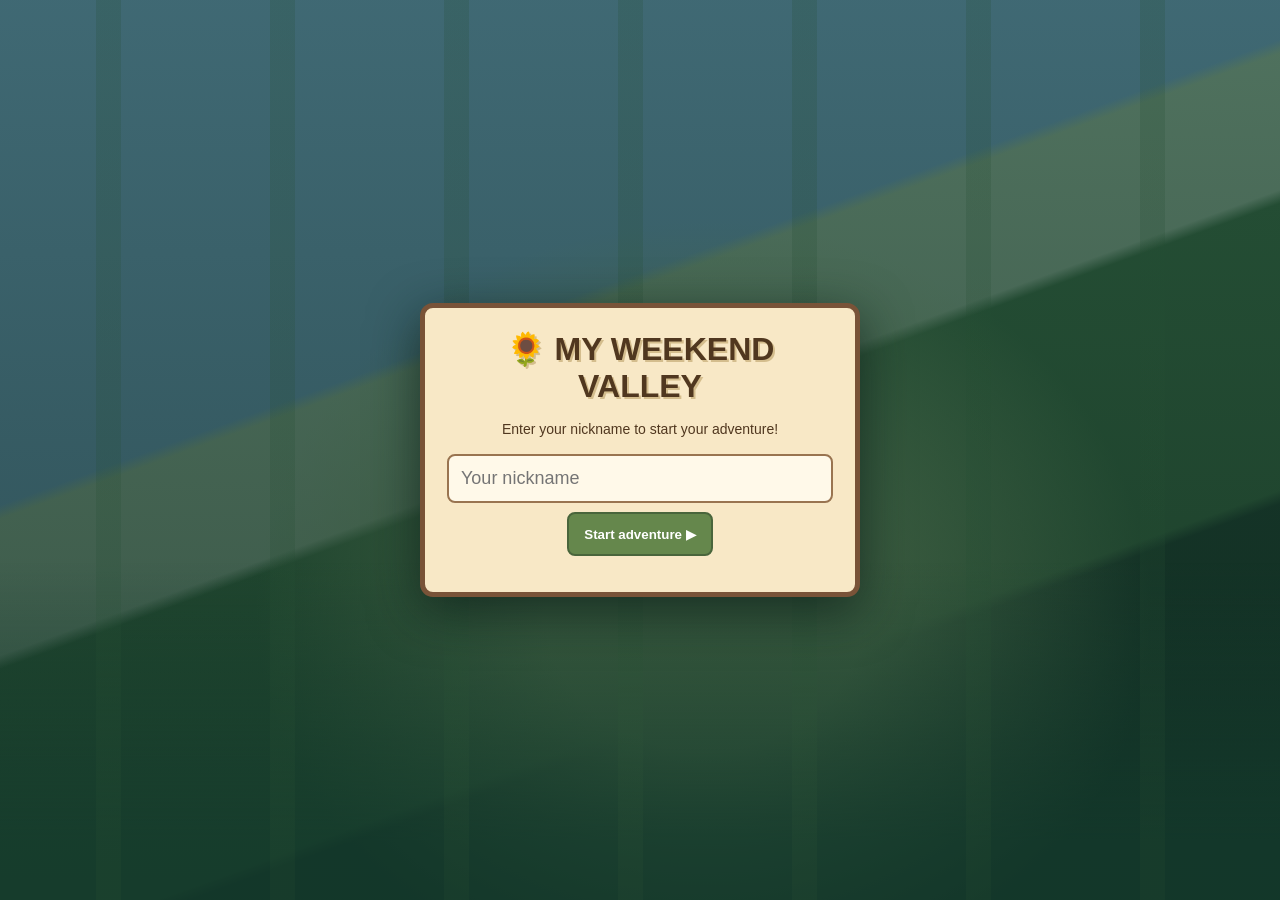
<file: weekend-game/play-v30.html>
<!doctype html><html lang="en"><head><meta charset="utf-8"><meta name="viewport" content="width=device-width,initial-scale=1,maximum-scale=1,user-scalable=no"><title>My Weekend Valley</title><style>
*{box-sizing:border-box}html,body{margin:0;overflow:hidden;width:100%;height:100%;background:#142c2d;font-family:Verdana,Arial,sans-serif;touch-action:none}canvas{display:block;width:100vw;height:100dvh;image-rendering:pixelated;touch-action:none}#hud{backdrop-filter:blur(6px);position:fixed;left:10px;top:10px;background:#382c23e8;color:#fff2ce;border:3px solid #c9a16c;box-shadow:0 4px #523d2b;border-radius:8px;padding:9px 12px;font-size:12px;line-height:1.7;pointer-events:none}#hud strong{font-size:15px}#quest{backdrop-filter:blur(6px);position:fixed;right:9px;top:10px;background:#382c23df;color:#ffe7ac;border:3px solid #c9a16c;border-radius:8px;padding:9px;font-size:11px;max-width:145px;pointer-events:none}#pad{position:fixed;bottom:25px;left:22px;width:124px;height:124px;border:3px solid #f4dcaa9c;border-radius:50%;background:#4c544b99;touch-action:none}#nub{position:absolute;left:40px;top:40px;width:40px;height:40px;background:#ffe2a2;border:3px solid #725b42;border-radius:50%}#act{position:fixed;bottom:43px;right:22px;width:91px;height:91px;border-radius:50%;border:4px solid #77512b;background:#f4bd63;color:#47321b;font-weight:900;font-size:13px}#modal{display:none;position:fixed;inset:0;background:#0d181acb;align-items:center;justify-content:center;padding:14px;z-index:3;touch-action:auto}#card{background:#f7e6bc;border:6px solid #795537;box-shadow:inset 0 0 0 3px #c79b62,0 10px 0 #30251d;color:#51351e;border-radius:12px;padding:20px;width:min(450px,100%);max-height:85dvh;overflow:auto;touch-action:auto}h2{margin:0 0 10px;font-size:22px}p{line-height:1.55;font-size:14px}textarea{width:100%;min-height:92px;border:3px solid #a47a4f;border-radius:7px;background:#fff9e8;padding:11px;font:16px Verdana;resize:vertical}#buttons{display:flex;gap:9px;margin-top:12px}#buttons button{flex:1;background:#65844d;border:3px solid #405a32;border-radius:7px;color:white;padding:11px;font-weight:bold}#buttons button:first-child{background:#a68159;border-color:#795637}#toast{position:fixed;left:50%;top:100px;transform:translateX(-50%);background:#382c23;color:#ffedae;border:2px solid #c9a16c;padding:10px 14px;border-radius:7px;display:none;text-align:center;font-size:13px;z-index:2;max-width:90vw}#tip{position:fixed;bottom:7px;left:42%;color:#fff3cc;background:#382c2399;font-size:10px;padding:5px;border-radius:4px}@media(min-width:850px){#pad,#act{opacity:.7}}@media(max-width:370px){#pad{width:104px;height:104px;left:10px}#nub{left:30px;top:30px}#act{right:10px;width:76px;height:76px}#quest{max-width:120px}}
#interior{display:none;position:fixed;inset:0;z-index:4;background:#241c16e8;align-items:center;justify-content:center;padding:12px}#room{width:min(620px,100%);height:min(620px,95dvh);background:#e4c08b;border:7px solid #735035;border-radius:12px;overflow:hidden}#scene{height:60%;background:linear-gradient(#a67d5a 0 70%,#b58a5a 70%);display:flex;align-items:flex-end;justify-content:center;position:relative}#scene:before{content:"";position:absolute;top:22px;left:12%;width:75px;height:95px;background:#93c8b6;border:10px solid #71503a}#portrait{font-size:clamp(100px,30vw,180px);line-height:1.1;filter:drop-shadow(6px 9px 1px #563a3066)}#roomTitle{position:absolute;right:10px;top:10px;background:#59402e;color:#fff2c6;padding:8px;border-radius:5px}#speech{height:40%;border-top:6px solid #735035;background:#f7e6be;padding:15px;display:flex;flex-direction:column;gap:9px;color:#493521}#speaker{font-weight:bold;font-size:20px}#dialogue{flex:1;font-size:15px;line-height:1.5}#roomButtons{display:flex;gap:10px}#roomButtons button{flex:1;padding:11px;background:#648451;border:3px solid #3e6135;color:white;border-radius:7px;font-weight:bold}#roomButtons #leave{background:#9c7854;border-color:#705238}#customBtn{position:fixed;right:12px;top:108px;z-index:2;background:#f3d38d;border:3px solid #765237;border-radius:9px;padding:9px;color:#51371f;font-weight:bold}#custom{display:none;position:fixed;inset:0;z-index:6;background:#241b17cc;align-items:center;justify-content:center;padding:14px}#customCard{background:#f9e8bd;border:6px solid #775034;border-radius:12px;padding:19px;width:min(400px,100%);color:#4b3525;max-height:90dvh;overflow:auto}#customCard h2{margin-bottom:14px}#customCard label{display:block;font-weight:bold;margin:12px 0 5px}#customCard select{width:100%;font-size:17px;padding:10px;background:#fff8e5;border:2px solid #8d6747;border-radius:6px}#customCard button{margin-top:16px;padding:12px;width:100%;background:#648a55;color:white;border:3px solid #43653c;border-radius:8px;font-weight:bold}#minigame{display:none;position:fixed;inset:0;z-index:7;background:#1d1716d9;align-items:center;justify-content:center;padding:12px}#miniCard{max-height:calc(100dvh - 24px);overflow-y:auto;box-sizing:border-box;width:min(520px,100%);background:#f8e7c2;border:6px solid #765034;border-radius:12px;padding:16px;text-align:center;color:#4b3421}#miniCanvas{width:100%;max-width:440px;aspect-ratio:4/3;image-rendering:pixelated;background:#b6d5d0;border:4px solid #775237;border-radius:8px;touch-action:manipulation}#miniCard{position:relative}#miniClose{background:#a9514a!important;border-color:#74382e!important}#miniCanvas{cursor:crosshair;box-sizing:border-box}#minigame{overscroll-behavior:contain}#miniClose{min-height:44px;touch-action:manipulation}#miniCard button{padding:10px 18px;margin:6px;background:#648854;border:3px solid #486639;color:white;border-radius:8px;font-weight:bold}#welcome,#market{display:none;position:fixed;inset:0;z-index:12;background:#1c1920dc;align-items:center;justify-content:center;padding:14px;touch-action:auto}#welcome{display:flex;min-height:100dvh;background:linear-gradient(#132d2688,#0d221bb0),radial-gradient(ellipse at 55% 68%,#86b879 0 16%,transparent 45%),linear-gradient(160deg,#72adcc 0 37%,#96c2a0 38% 48%,#3c7b4a 49% 70%,#1d4933 71%);overflow:hidden}#welcome:before{content:"";position:absolute;inset:-12%;pointer-events:none;opacity:.65;background:repeating-linear-gradient(90deg,transparent 0 76px,#264f3455 76px 101px,transparent 101px 174px),linear-gradient(0deg,#143c2e 0 15%,transparent 40%);animation:panWelcome 26s ease-in-out infinite alternate}#welcomeCard{position:relative;z-index:1;background:#f8e8c6ed;box-shadow:0 14px 50px #091b17aa}#welcomeCard h2{font-size:clamp(22px,5vw,32px);text-shadow:2px 2px #d4bd8d}@keyframes panWelcome{from{transform:translateX(-3%)}to{transform:translateX(3%)}}@media(prefers-reduced-motion:reduce){#welcome:before{animation:none}}#welcomeCard,#marketCard{background:#f8e8c6;color:#50371f;border:5px solid #795338;border-radius:13px;padding:22px;width:min(440px,100%);max-height:90dvh;overflow:auto;text-align:center;touch-action:auto}#welcomeCard input{width:100%;padding:12px;font-size:18px;border:2px solid #997450;border-radius:8px;background:#fff9e9;touch-action:auto}#welcomeCard button,#marketCard button{cursor:pointer;-webkit-tap-highlight-color:transparent;padding:11px 15px;background:#65874c;border:2px solid #49653b;border-radius:8px;color:white;font-weight:bold;margin-top:9px;min-height:44px;touch-action:manipulation}#marketCard .goods{display:grid;grid-template-columns:1fr 1fr;gap:9px;margin:12px 0}#marketCard .good{border:2px solid #d2b68d;border-radius:9px;padding:10px;background:#fff4d8}#marketCard .good button{width:100%;font-size:12px}#marketCard #marketExit{background:#a65b50;border-color:#87483f;width:100%}#shopBtn{position:fixed;right:12px;top:158px;z-index:2;background:#f3d38d;border:3px solid #765237;border-radius:9px;padding:9px;color:#51371f;font-weight:bold}#hud #nicknameHud{color:#ffe5a0}#toast{z-index:30;top:65px;pointer-events:none}#marketCard .good button:disabled{opacity:.6;background:#7e8977}#marketCard .good button{touch-action:manipulation;cursor:pointer}
/* Compact, accessible quest/status panels on phones and desktop */
#hud,#quest{pointer-events:auto;z-index:4;transition:transform .22s ease;will-change:transform}
#hud{padding-right:48px}
#quest{padding-left:47px;max-width:185px;min-width:145px}
#hud.panelClosed{transform:translateX(calc(-100% + 42px))}
#quest.panelClosed{transform:translateX(calc(100% - 42px))}
.panelToggle{position:absolute;top:7px;display:flex;align-items:center;justify-content:center;width:34px;height:36px;border:2px solid #87613e;border-radius:7px;background:#f5d18f;color:#4b3322;font-weight:900;font-size:18px;line-height:1;cursor:pointer;touch-action:manipulation;-webkit-tap-highlight-color:transparent;z-index:5}
#hud .panelToggle{right:4px}#quest .panelToggle{left:4px}
@media(max-width:700px){#tip{display:none}#hud,#quest{top:calc(10px + env(safe-area-inset-top,0px))}}
@media(prefers-reduced-motion:reduce){#hud,#quest{transition:none}}
</style></head><body><canvas id="game"></canvas><div id="hud"><button id="toggleHud" class="panelToggle" type="button" aria-label="Свернуть информацию" aria-expanded="true" title="Информация о персонаже">−</button><div id="nicknameHud"></div><strong id="worldTitle">🌻 My Weekend Valley</strong><div id="clock">☀️ Day 1 · Spring</div><div>🪙 <span id="coins">0</span> · 🦋 <span id="butterflies">0</span></div><div>⭐ <span id="progress">0 / 7</span> stories</div><div>📍 <span id="location">Village</span></div></div><div id="quest"><button id="toggleQuest" class="panelToggle" type="button" aria-label="Свернуть задания" aria-expanded="true" title="Задания">−</button>📜 <b>Weekend Quest</b><div id="task">Explore the village and talk to the locals!</div></div><div id="pad"><div id="nub"></div></div><button id="act">TALK</button><div id="tip">Move: WASD / arrows / click · E or Enter: interact</div><div id="toast"></div><button id="customBtn">🎨 Character</button><button id="shopBtn">🛍️ Shop</button><div id="custom"><div id="customCard"><h2>🎨 Your Character</h2><div id="preview" style="font-size:50px;text-align:center">🧑</div><label>Clothes</label><select id="outfit"><option value="#5576b8">Blue jacket</option><option value="#b95762">Red jacket</option><option value="#6b9964">Green jacket</option><option value="#a276bd">Purple jacket</option><option value="#e1b755">Yellow jacket</option></select><label>Hair</label><select id="hair"><option value="#59442c">Brown</option><option value="#29262b">Black</option><option value="#d9a94b">Blond</option><option value="#b76a43">Ginger</option><option value="#d6d0ca">Silver</option></select><label>Skin tone</label><select id="skin"><option value="#edb78b">Light</option><option value="#c88d60">Tan</option><option value="#946344">Brown</option><option value="#65452f">Dark</option></select><button id="customDone">Save character ✓</button></div></div><div id="welcome"><div id="welcomeCard"><h2>🌻 MY WEEKEND VALLEY</h2><p>Enter your nickname to start your adventure!</p><input id="nickInput" maxlength="16" placeholder="Your nickname" autocomplete="nickname" enterkeyhint="go"><button id="nickSave" type="button">Start adventure ▶</button><p id="nickError" style="color:#a34236"></p></div></div><div id="market"><div id="marketCard"><h2>🛍️ Weekend Shop</h2><p>🪙 Your coins: <b id="marketCoins">0</b></p><p id="marketMessage" role="status" aria-live="polite" style="min-height:24px;font-weight:bold;color:#80502d"></p><div class="goods" id="goods"></div><button id="marketExit">🚪 Leave shop</button></div></div><div id="minigame"><div id="miniCard"><h2>🎯 Shooting Gallery</h2><p>Move your aim and shoot the moving cans! Hit all 7 targets in 7 shots to win 50 coins.</p><canvas id="miniCanvas" width="440" height="330"></canvas><p id="miniStatus"></p><button id="miniAgain">🔄 Reload / Retry</button><button id="miniClose">🚪 Exit game</button></div></div><div id="interior"><div id="room"><div id="scene"><div id="roomTitle"></div><div id="portrait"></div></div><div id="speech"><div id="speaker"></div><div id="dialogue"></div><div id="roomButtons"><button id="leave">Leave 🚪</button><button id="next">Next ▶</button></div></div></div></div><div id="modal"><div id="card"><h2 id="heading"></h2><p id="prompt"></p><textarea id="answer" placeholder="Write your own answer in English..."></textarea><div id="buttons"><button id="close">Back</button><button id="save">Save ✨</button></div></div></div><script>
window.addEventListener('error',function(e){var p=document.getElementById('gameError');if(p){p.style.display='block';p.textContent='Ошибка игры: '+(e.message||'неизвестная ошибка')}});
window.addEventListener('unhandledrejection',function(e){var p=document.getElementById('gameError');if(p){p.style.display='block';p.textContent='Ошибка загрузки: '+String(e.reason&&e.reason.message||e.reason||'неизвестно')}});
</script>
<div id="gameError" style="display:none;position:fixed;z-index:50;left:10px;right:10px;bottom:155px;background:#682f2f;color:white;padding:12px;border-radius:8px;font:14px Arial;pointer-events:none"></div>
<script>
(function(){
  function startFromWelcome(){
    var input=document.getElementById('nickInput'),panel=document.getElementById('welcome'),error=document.getElementById('nickError');
    if(!input||!panel)return;
    var nick=(input.value||'').trim();
    if(!nick){if(error)error.textContent='Введите ник';return;}
    if(nick.length>16)nick=nick.slice(0,16);
    try{localStorage.setItem('weekendNickname',nick);}catch(e){}
    window.weekendPlayerNickname=nick;
    var hud=document.getElementById('nicknameHud');if(hud)hud.textContent='👤 '+nick;
    input.blur();panel.style.display='none';panel.hidden=true;document.body.style.touchAction='none';
  }
  window.startWeekendGame=startFromWelcome;
  function ready(){
    var btn=document.getElementById('nickSave'),input=document.getElementById('nickInput');
    if(btn){btn.onclick=startFromWelcome;btn.addEventListener('touchend',function(e){e.preventDefault();startFromWelcome();},{passive:false});}
    if(input)input.addEventListener('keydown',function(e){if(e.key==='Enter'){e.preventDefault();startFromWelcome();}});
    try{var old=localStorage.getItem('weekendNickname');if(old&&input)input.value=old;}catch(e){}
  }
  if(document.readyState==='loading')document.addEventListener('DOMContentLoaded',ready);else ready();
})();
</script>
<script>
(()=>{'use strict';const localStorage=(()=>{try{const storage=window.localStorage;const probe='__weekend_probe__';storage.setItem(probe,'1');storage.removeItem(probe);return storage}catch(e){const cache={};return {getItem:k=>Object.prototype.hasOwnProperty.call(cache,k)?cache[k]:null,setItem:(k,v)=>{cache[k]=String(v)},removeItem:k=>{delete cache[k]}}}})();const c=document.querySelector('#game'),g=c.getContext('2d');let W,H,D;function resize(){W=innerWidth;H=innerHeight;D=Math.min(devicePixelRatio||1,2);c.width=W*D;c.height=H*D;g.setTransform(D,0,0,D,0,0)}addEventListener('resize',resize);resize();
const TS=40,COLS=58,ROWS=45,WW=COLS*TS,WH=ROWS*TS,player={x:1120,y:890,dir:0,walk:0},keys={},joy={x:0,y:0};let clickTarget=null;let active=null,near=null,door=null,stall=null,tick=0,prev=0,inside=null,dialogueStep=0,world='village',portal=null;const avatar=JSON.parse(localStorage.getItem('weekendAvatar')||'{"outfit":"#5576b8","hair":"#59442c","skin":"#edb78b"}');const answers=JSON.parse(localStorage.getItem('weekendValleyV2')||'{}');
let coins=Number(localStorage.getItem('weekendCoins')||0),butterflyCount=0;if(!localStorage.getItem('weekendStarterGiftV1')){coins+=100;localStorage.setItem('weekendCoins',String(coins));localStorage.setItem('weekendStarterGiftV1','1')}let nickname=window.weekendPlayerNickname||localStorage.getItem('weekendNickname')||'';const purchases=JSON.parse(localStorage.getItem('weekendPurchases')||'{}');const shopGoods=[{id:'hat',name:'🎩 Fancy Hat',price:35,description:'Wear a stylish hat'},{id:'crown',name:'👑 Golden Crown',price:120,description:'A royal look'},{id:'scarf',name:'🧣 Cozy Scarf',price:45,description:'A warm scarf'},{id:'sparkle',name:'✨ Sparkles',price:90,description:'Glitter around you'},{id:'pet',name:'🐈 Cat Friend',price:150,description:'A cat follows you'},{id:'balloon',name:'🎈 Balloon',price:65,description:'Carry a red balloon'}];const critters=Array.from({length:18},(_,i)=>({x:180+(i*257)%1930,y:170+(i*317)%1420,phase:i*1.7,speed:.3+i%3*.14,found:false}));const lanterns=[{x:1040,y:700},{x:1270,y:700},{x:1040,y:1030},{x:1270,y:1030},{x:760,y:790},{x:1530,y:790}];const quests=[
{id:'farmer',x:580,y:610,name:'Mia the Farmer',icon:'👩‍🌾',q:'What would you like to do outdoors this weekend?',hint:'I want to plant flowers in the garden.'},
{id:'fisher',x:1590,y:650,name:'Oliver the Fisher',icon:'🎣',q:'Who would you like to spend your weekend with?',hint:'I want to go fishing with my best friend.'},
{id:'baker',x:1630,y:1180,name:'Lily the Baker',icon:'🥐',q:'What would you like to eat this weekend?',hint:'I would like to bake chocolate cookies.'},
{id:'reader',x:530,y:1240,name:'Noah the Reader',icon:'📚',q:'What would you like to learn or read?',hint:'I want to read a mystery book.'},
{id:'musician',x:1150,y:440,name:'Ella the Musician',icon:'🎸',q:'What music would you like to listen to?',hint:'I want to listen to pop music.'},
{id:'friend',x:1180,y:1450,name:'Alex the Friend',icon:'🧑',q:'Where would you like to go this weekend?',hint:'I would like to visit the city park.'},
{id:'shopkeeper',x:1950,y:930,name:'Sam the Shopkeeper',icon:'🛒',q:'How do you want to feel this weekend, and why?',hint:'I want to feel happy because I can relax.'}
];const regionalQuests={city:[{id:'city_guide',x:300,y:550,name:'Grace the Guide',icon:'🗺️',q:'What would you like to visit in the city this weekend?',hint:'I would like to visit the museum.'},{id:'city_driver',x:960,y:880,name:'Max the Driver',icon:'🚕',q:'How would you travel around the city?',hint:'I would take the bus to the park.'},{id:'city_artist',x:1530,y:1390,name:'Zoe the Artist',icon:'🎨',q:'What would you like to buy in the city?',hint:'I would like to buy a beautiful painting.'}],ship:[{id:'ship_captain',x:740,y:3010,name:'Captain Jack',icon:'👨‍✈️',q:'Where would you like to sail on your next holiday?',hint:'I would like to sail to New York.'},{id:'ship_guest',x:1590,y:2180,name:'Rose the Passenger',icon:'🌹',q:'What would you do on a cruise ship?',hint:'I would watch the ocean and read a book.'},{id:'ship_sailor',x:740,y:1170,name:'Finn the Sailor',icon:'⚓',q:'What would you pack for a sea journey?',hint:'I would pack warm clothes and a camera.'}]};const allQuests=[...quests,...regionalQuests.city,...regionalQuests.ship];const questTotal=allQuests.length;const houses=[{x:330,y:360,c:'#e7ac72',roof:'#a64d47',label:'FARM'},{x:1400,y:270,c:'#e3c795',roof:'#8d668d',label:'MUSIC'},{x:1420,y:970,c:'#f0b0a2',roof:'#b96b42',label:'BAKERY'},{x:290,y:1010,c:'#b8bbdf',roof:'#7668a2',label:'LIBRARY'},{x:1780,y:720,c:'#c6d99d',roof:'#6a9663',label:'SHOP'},{x:850,y:1230,c:'#ead5a4',roof:'#a06d52',label:'HOME'}];
const roomPeople=[['👩‍🌾','Mia',['Welcome to my farmhouse!','I grow vegetables and flowers.','Have a lovely weekend!']],['👩‍🎤','Ella',['Welcome to my music room!','I practice guitar every day.','Music makes life better!']],['👩‍🍳','Lily',['Welcome to my bakery!','Our bread is always fresh.','Enjoy your weekend!']],['👨‍🏫','Noah',['Welcome to the library!','I love reading adventure stories.','See you soon!']],['🧑‍💼','Sam',['Hello! Welcome to my shop.','We sell useful things for the village.','Have a great day!']],['🧑','Alex',['Welcome home!','Relax and enjoy your free time.','See you around!']]];let seed=57;function rand(){seed=(seed*1664525+1013904223)>>>0;return seed/4294967296}const deco=[];for(let i=0;i<750;i++){let x=35+rand()*(WW-70),y=35+rand()*(WH-70);if(Math.abs(x-1150)<135||Math.abs(y-900)<95||houses.some(h=>Math.abs(x-h.x)<185&&Math.abs(y-h.y)<175)||quests.some(q=>Math.hypot(q.x-x,q.y-y)<115)||x>1680&&y<670)continue;deco.push({x,y,type:rand(),s:rand()})}
const flowers=[];for(let i=0;i<260;i++)flowers.push({x:rand()*WW,y:rand()*WH,t:rand()});
const walkers=Array.from({length:16},(_,i)=>({x:210+(i*347)%1880,y:210+(i*271)%1390,vx:0,vy:0,wait:0,speed:.55+(i%5)*.12,shirt:['#bd8d61','#7b9fbe','#d28b99','#9f87b5','#8ca76b','#d9ae69'][i%6],name:['Ben','Kate','Tom','Rose','Jack','Emma','Max','Amy','Leo','Lucy','Finn','Zoe','Dan','Ivy','Paul','May'][i],bubbleUntil:0,cooldown:0,hello:false}));const greetings=['Hello! How are you?','Hey! Nice to see you!','Hi there!','How is your day going?','Lovely weather today!','Good morning, neighbor!','Hope you have a great day!','Hey, how are things?'];function updateWalkers(dt){for(const n of walkers){n.wait-=dt;if(n.wait<=0){let angle=Math.random()*Math.PI*2;n.vx=Math.cos(angle);n.vy=Math.sin(angle);n.wait=45+Math.random()*145;if(Math.random()<.25){n.vx=0;n.vy=0;n.wait=25+Math.random()*65}}let nx=n.x+n.vx*n.speed*dt,ny=n.y+n.vy*n.speed*dt;if(nx<50||nx>WW-50)n.vx*=-1;else n.x=nx;if(ny<60||ny>WH-60)n.vy*=-1;else n.y=ny;let distance=Math.hypot(player.x-n.x,player.y-n.y);if(distance<112&&!n.hello&&tick>n.cooldown){n.bubbleUntil=tick+175;n.cooldown=tick+650;n.message=greetings[Math.floor(Math.random()*greetings.length)];n.hello=true}else if(distance>170)n.hello=false;}}function drawWalkers(){for(const n of walkers){character(n.x,n.y+Math.sin(tick*.07+n.x)*2,n.shirt);if(n.bubbleUntil>tick){const msg=n.message||'Hello!';g.font='bold 13px Verdana';const width=Math.max(90,g.measureText(msg).width+25);rect(n.x-width/2,n.y-92,width,32,'#4c382b');rect(n.x-width/2+3,n.y-89,width-6,26,'#fff2cf');g.fillStyle='#4c382b';g.beginPath();g.moveTo(n.x-6,n.y-60);g.lineTo(n.x+6,n.y-60);g.lineTo(n.x,n.y-51);g.fill();g.fillStyle='#4c382b';g.textAlign='center';g.fillText(msg,n.x,n.y-71)}}}
function rect(x,y,w,h,col){g.fillStyle=col;g.fillRect(x,y,w,h)}function circle(x,y,r,col){g.fillStyle=col;g.beginPath();g.arc(x,y,r,0,Math.PI*2);g.fill()}function label(t,x,y,size=15,col='#f8f1c7'){g.font='bold '+size+'px Verdana';g.textAlign='center';g.lineWidth=4;g.strokeStyle='#49392b';g.strokeText(t,x,y);g.fillStyle=col;g.fillText(t,x,y)}
function drawHouse(h){rect(h.x-93,h.y-27,186,128,'#304c3540');rect(h.x-89,h.y-42,178,132,'#684e3a');rect(h.x-83,h.y-35,166,120,h.c);for(let i=0;i<6;i++)rect(h.x-79,h.y-22+i*18,158,2,'#674b3450');rect(h.x-101,h.y-66,202,35,'#583e42');rect(h.x-94,h.y-98,188,44,h.roof);for(let i=0;i<8;i++)rect(h.x-87+i*23,h.y-91+(i%2)*8,20,3,'#fff0d033');rect(h.x-103,h.y-65,206,8,'#e9c68e');for(const wx of [-49,48]){rect(h.x+wx-22,h.y-17,44,45,'#65483a');rect(h.x+wx-17,h.y-12,34,34,'#a6d7df');rect(h.x+wx-15,h.y-10,30,30,'#f8db92aa');rect(h.x+wx-2,h.y-12,4,34,'#fff2d4');rect(h.x+wx-17,h.y+2,34,4,'#fff2d4');rect(h.x+wx-25,h.y+26,50,7,'#e6c18c')}rect(h.x-23,h.y+32,46,61,'#5c4035');rect(h.x-17,h.y+36,34,54,'#946743');circle(h.x+12,h.y+68,4,'#f6d889');rect(h.x-27,h.y+90,54,8,'#d8b38b');label(h.label,h.x,h.y-114,13)}
function tree(x,y,r){circle(x+9,y+10,r+5,'#263f3655');rect(x-7,y-2,14,32,'#765037');rect(x-4,y+4,4,20,'#a67950');circle(x-12,y-20,r*.85,'#2e6f4e');circle(x+13,y-20,r*.85,'#397d52');circle(x,y-36,r,'#478c57');circle(x-9,y-39,r*.55,'#69aa66');circle(x+9,y-31,r*.5,'#5ba35e');circle(x-5,y-47,3,'#d2dc9d')}
function character(x,y,shirt,hair='#60422d',skin='#edb78b',motion=0,wave=false){const stride=Math.sin(motion)*5,arm=Math.sin(motion)*7;circle(x,y+14,13,'#345a3e66');rect(x-10,y+2+stride,8,12,'#534f6d');rect(x+3,y+2-stride,8,12,'#534f6d');rect(x-12,y-18,24,24,shirt);g.save();g.translate(x-13,y-14);g.rotate(arm*.045);rect(-7,0,7,20,shirt);rect(-7,15,7,6,skin);g.restore();g.save();g.translate(x+13,y-14);g.rotate(wave?-.85+Math.sin(tick*.14)*.25:-arm*.045);rect(0,0,7,20,shirt);rect(0,15,7,6,skin);g.restore();circle(x,y-24,12,skin);circle(x,y-31,12,hair);rect(x-11,y-29,22,12,skin);rect(x-6,y-25,3,3,'#392f27');rect(x+4,y-25,3,3,'#392f27')}
const stalls=[{x:1290,y:1110,label:'🎯 CAN TOSS'},{x:860,y:630,label:'🎯 FAIR GAME'}];const gates=[{x:2180,y:890,to:'city',label:'🏙️ CITY'},{x:1100,y:160,to:'ship',label:'🚢 SHIP'}];const extraNPC={city:[{x:640,y:500,name:'Officer Ben',icon:'👮',lines:['Welcome to the city!','The streets are busy today.','Have a safe weekend!']},{x:1510,y:1180,name:'Artist Zoe',icon:'🎨',lines:['Hello from the city!','I love painting colorful buildings.','Enjoy exploring!']}],ship:[{x:750,y:2830,name:'Captain Jack',icon:'👨‍✈️',lines:['Ahoy! Welcome aboard!','We are sailing toward a new adventure.','Enjoy the ocean breeze!']},{x:1580,y:2600,name:'Sailor Finn',icon:'🧑‍✈️',lines:['Hello, traveler!','The sea looks beautiful today.','Have a great journey!']}]};let extraNear=null;function drawExtraNPCs(){for(const n of regionalQuests[world]){character(n.x,n.y,'#5c89ad','#60422d','#edb78b',0,Math.hypot(player.x-n.x,player.y-n.y)<105);label((answers[n.id]?'✓ ':'⭐ ')+n.name,n.x,n.y-54,14);if(Math.hypot(player.x-n.x,player.y-n.y)<105)label('QUEST / E',n.x,n.y-81,14)}for(const n of extraNPC[world]){character(n.x,n.y,'#8d659e','#60422d','#edb78b',0,Math.hypot(player.x-n.x,player.y-n.y)<105);label(n.name,n.x,n.y-55,14);if(Math.hypot(player.x-n.x,player.y-n.y)<100)label('TALK / E',n.x,n.y-80,14)}}const cityCrowd=Array.from({length:28},(_,i)=>({x:190+(i*277)%1930,y:150+(i*233)%1450,phase:i*2.3,color:['#d88c70','#6d8cbb','#ba91b8','#8bad7a'][i%4]}));const cars=Array.from({length:16},(_,i)=>({lane:i%4,offset:i*189,speed:.65+(i%5)*.24,color:['#d95753','#f2c864','#71a8d1','#eee5d5','#6a907b'][i%5]}));const shipCrew=Array.from({length:24},(_,i)=>({x:i%2?1590:730,y:650+Math.floor(i/2)*205,phase:i*1.3,color:['#fff2d4','#50759b','#ba795e'][i%3],dx:0,dy:1,timer:0,pause:0,speed:.45+(i%4)*.12}));const SH=3600;const shipWalls=[{x:855,y:690,w:600,h:1950},{x:965,y:2750,w:390,h:180}];const shipDeckPath=new Path2D();shipDeckPath.moveTo(1160,155);shipDeckPath.bezierCurveTo(1470,270,1655,470,1675,780);shipDeckPath.lineTo(1675,2930);shipDeckPath.bezierCurveTo(1675,3140,1450,3360,1160,3420);shipDeckPath.bezierCurveTo(870,3360,645,3140,645,2930);shipDeckPath.lineTo(645,780);shipDeckPath.bezierCurveTo(665,470,850,270,1160,155);shipDeckPath.closePath();const deckTest=document.createElement('canvas').getContext('2d');function shipWalkable(x,y){if(!Number.isFinite(x)||!Number.isFinite(y)||y<205||y>3370)return false;for(const [ox,oy] of [[0,0],[-25,0],[25,0],[0,-25],[0,25]])if(!deckTest.isPointInPath(shipDeckPath,x+ox,y+oy))return false;return !shipWalls.some(r=>x>r.x-23&&x<r.x+r.w+23&&y>r.y-24&&y<r.y+r.h+24)}function rescueShipCrew(n){const safe=[[730,1050],[1590,1050],[730,1650],[1590,1650],[730,2300],[1590,2300],[900,3050],[1420,3050],[1160,3170]];let best=null,dist=Infinity;for(const [x,y] of safe){if(!shipWalkable(x,y))continue;const d=(n.x-x)**2+(n.y-y)**2;if(d<dist){dist=d;best=[x,y]}}if(best){n.x=best[0];n.y=best[1]}else{n.x=1160;n.y=3170}n.dx=0;n.dy=0;n.timer=0;n.pause=10}function shipMove(n,dt){if(!shipWalkable(n.x,n.y))rescueShipCrew(n);if(n.pause>0){n.pause-=dt;return}n.timer-=dt;if(n.timer<=0){n.timer=65+Math.random()*125;const a=Math.random()*Math.PI*2;n.dx=Math.cos(a);n.dy=Math.sin(a);if(Math.random()<.2){n.pause=25+Math.random()*65;return}}const nx=n.x+n.dx*n.speed*dt,ny=n.y+n.dy*n.speed*dt;if(shipWalkable(nx,ny)){n.x=nx;n.y=ny}else{n.timer=0;n.dx*=-1;n.dy*=-1}}function drawCity(){rect(0,0,WW,WH,'#819d89');for(let i=0;i<240;i++){const x=(i*173)%WW,y=(i*277)%WH;rect(x,y,7,2,'#e3e5d33a')}for(let x=0;x<WW;x+=340){rect(x+122,0,126,WH,'#6c7076');rect(x+181,0,6,WH,'#d5c78c')}for(let y=0;y<WH;y+=360){rect(0,y+120,WW,132,'#6c7076');rect(0,y+180,WW,6,'#d5c78c')}for(let x=0;x<WW;x+=340)for(let y=0;y<WH;y+=360){const height=95+((x*3+y*7)%100);rect(x+5,y+8,107,108,'#535765');rect(x+10,y+12,97,100,'#a5a9b8');rect(x+20,y+15-height*.17,83,85+height*.17,((x+y)/20)%2===0?'#b2b8c5':'#7f9cae');for(let a=0;a<4;a++)for(let b=0;b<4;b++)rect(x+27+a*18,y+18+b*19,11,12,(a+b)%3===0?'#ffe6a0':'#9fd6e7');rect(x+265,y+260,27,38,'#73583b');circle(x+278,y+245,28,'#4b976a');rect(x+5,y+107,100,8,'#3e6774')}const phase=tick%720,greenVertical=phase<340;for(let x=0;x<WW;x+=340)for(let y=0;y<WH;y+=360){rect(x+113,y+103,10,25,'#333b36');circle(x+118,y+109,4,greenVertical?'#4d5946':'#f45243');circle(x+118,y+120,4,greenVertical?'#6ee083':'#494d43');rect(x+249,y+253,10,25,'#333b36');circle(x+254,y+259,4,greenVertical?'#f45243':'#494d43');circle(x+254,y+270,4,greenVertical?'#494d43':'#6ee083')}for(let i=0;i<cars.length;i++){const c=cars[i],vertical=c.lane%2===0,roadIndex=Math.floor(i/4),roadStart=vertical?roadIndex*340:roadIndex*360,track=vertical?WH:WW;let pos=(c.offset+tick*c.speed*2.1)%track;const lightPositions=vertical?[120,480,840,1200,1560]:[122,462,802,1142,1482,1822,2162];if((vertical?!greenVertical:greenVertical)){for(const light of lightPositions){const stop=light-42;if(pos>stop&&pos<light+80)pos=stop}}const x=vertical?roadIndex*340+(c.lane===0?151:216):pos,y=vertical?pos:roadIndex*360+(c.lane===1?151:215);g.save();g.translate(x,y);if(vertical)g.rotate(Math.PI/2);rect(-24,-13,48,26,'#292e37');rect(-20,-12,40,24,c.color);rect(-9,-10,18,20,'#c1e3e8');rect(-20,-14,8,4,'#fff3b2');g.restore()}for(const n of cityCrowd){const x=n.x+Math.sin(tick*.013+n.phase)*52,y=n.y+Math.cos(tick*.011+n.phase)*45;character(x,y+Math.sin(tick*.08+n.phase)*2,n.color,'#60422d','#edb78b',tick*.08+n.phase)}}function drawShip(){rect(0,0,WW,SH,'#367eaa');for(let i=0;i<260;i++){const x=(i*293+tick*.6)%WW,y=(i*179+Math.sin(tick*.03+i)*12)%SH;rect(x,y,30+Math.sin(tick*.04+i)*9,3,'#a3e0e88c')}g.fillStyle='#252d39';g.beginPath();g.moveTo(1160,110);g.bezierCurveTo(1510,240,1710,410,1745,780);g.lineTo(1745,2940);g.bezierCurveTo(1745,3200,1470,3430,1160,3500);g.bezierCurveTo(850,3430,575,3200,575,2940);g.lineTo(575,780);g.bezierCurveTo(610,410,810,240,1160,110);g.fill();g.fillStyle='#c6a077';g.beginPath();g.moveTo(1160,155);g.bezierCurveTo(1470,270,1655,470,1675,780);g.lineTo(1675,2930);g.bezierCurveTo(1675,3140,1450,3360,1160,3420);g.bezierCurveTo(870,3360,645,3140,645,2930);g.lineTo(645,780);g.bezierCurveTo(665,470,850,270,1160,155);g.fill();g.save();g.clip(shipDeckPath);for(let y=450;y<3320;y+=48)rect(645,y,1030,3,'#a57f5b');for(let y=500;y<3300;y+=80){rect(675,y,13,32,'#ead2a2');rect(1632,y,13,32,'#ead2a2')}for(let i=0;i<28;i++){const y=650+i*93;circle(687,y,6,'#e9d5ad');circle(1633,y,6,'#e9d5ad')}for(let i=0;i<18;i++){const x=730+(i*83)%850,y=400+(i*191)%2750;if(x>850&&x<1460&&y>690&&y<2630)continue;rect(x,y,25,2,'#f9e4bd55')}g.restore();rect(690,650,940,22,'#f2ead8');rect(680,2850,960,20,'#f2ead8');rect(865,690,590,1930,'#444956');rect(880,706,560,1900,'#f1eee4');for(let y=740;y<2580;y+=70)for(let x=905;x<1410;x+=72)rect(x,y,37,35,'#9bc6d0');rect(975,2750,370,180,'#e8e4d8');for(let x=995;x<1325;x+=66)rect(x,2775,37,40,'#96c4d0');for(let i=0;i<4;i++){const y=915+i*440;rect(1065,y-58,190,118,'#e5dfd2');rect(1095,y-45,130,92,'#b66a43');rect(1090,y-54,140,31,'#282f37');for(let j=0;j<6;j++){const p=(tick*.85+j*29+i*14)%175;circle(1160+Math.sin(tick*.021+j+i)*32,y-80-p,12+p*.12,p<105?'#d4d8d777':'#d4d8d82e')}}for(let y=740;y<2950;y+=220){for(const x of [718,1602]){rect(x-30,y-68,60,128,'#f3eee0');rect(x-22,y-55,44,100,'#c18a57');rect(x-18,y-47,36,24,'#fff6e7')}}rect(780,405,760,60,'#f4eee3');rect(800,480,720,22,'#756c65');rect(1120,295,80,180,'#eee9dc');circle(1160,328,27,'#7b9baa');rect(850,3030,620,24,'#eae4d6');for(const n of shipCrew){if(shipWalkable(n.x,n.y))character(n.x,n.y,n.color,'#60422d','#edb78b',tick*.06+n.phase)}label('RMS WEEKEND · GRAND LINER',1160,3090,23);label('BOW ↑',1160,480,18);label('STERN ↓',1160,3260,18)} function renderExtra(){const scale=cameraScale();followPlayerCamera(scale);const cx=smoothCamera.x,cy=smoothCamera.y;g.setTransform(D,0,0,D,0,0);rect(0,0,W,H,world==='city'?'#88a28e':'#438cb6');g.save();g.scale(scale,scale);g.translate(-cx,-cy);if(world==='city')drawCity();else drawShip();drawExtraNPCs();drawPlayer();label('↩ RETURN / E',world==='city'?180:1160,world==='city'?880:3140,17);g.restore();document.querySelector('#location').textContent=near?near.name:world==='city'?'Busy City':'Ocean Liner';document.querySelector('#task').textContent=allQuests.every(q=>answers[q.id])?'All stories complete! 🌟':'⭐ '+regionalQuests[world].filter(q=>answers[q.id]).length+'/'+regionalQuests[world].length+' local quests · Explore all 3 locations';document.querySelector('#progress').textContent=allQuests.filter(q=>answers[q.id]).length+' / '+questTotal;document.querySelector('#act').textContent=portal?'RETURN':near?'QUEST':extraNear?'TALK':'EXPLORE'} function switchWorld(to){world=to;document.querySelector('#worldTitle').textContent=to==='city'?'🏙️ Добро пожаловать в город':to==='ship'?'🚢 Добро пожаловать на Титаник':'🌻 My Weekend Valley';clickTarget=null;joy.x=joy.y=0;reset();if(to==='village'){player.x=to==='village'?1100:player.x;player.y=850}else if(to==='city'){player.x=300;player.y=870}else{player.x=1150;player.y=3140}followPlayerCamera(cameraScale(),true);toast(to==='city'?'🏙️ Welcome to the city!':to==='ship'?'🚢 Welcome aboard!':'🌻 Back in the valley!')}function showExtraDialogue(n){inside='extra';dialogueStep=0;document.querySelector('#interior').style.display='flex';document.querySelector('#roomTitle').textContent=world==='city'?'CITY':'SHIP DECK';document.querySelector('#portrait').textContent=n.icon;window.currentExtra=n;showDialogue()}function drawPlayer(){character(player.x,player.y+Math.sin(player.walk)*2,avatar.outfit,avatar.hair,avatar.skin,player.walk);if(purchases.hat)label('🎩',player.x,player.y-58,17);if(purchases.crown)label('👑',player.x,player.y-58,17);if(purchases.scarf)rect(player.x-12,player.y-10,24,6,'#d95965');if(purchases.sparkle){circle(player.x-25+Math.sin(tick*.08)*6,player.y-25,3,'#ffef8a');circle(player.x+25,player.y-12+Math.cos(tick*.09)*9,3,'#ffe58a')}if(purchases.pet){label('🐈',player.x-43,player.y+15,20)}if(purchases.balloon){g.strokeStyle='#87695b';g.lineWidth=2;g.beginPath();g.moveTo(player.x+18,player.y-13);g.lineTo(player.x+32,player.y-73);g.stroke();label('🎈',player.x+32,player.y-80,20)}if(nickname)label(nickname,player.x,player.y-(purchases.hat||purchases.crown?100:76),14)}function refreshMarket(){document.querySelector('#marketCoins').textContent=coins;document.querySelector('#goods').innerHTML=shopGoods.map(item=>'<div class="good"><b>'+item.name+'</b><p>'+item.description+'</p><button data-buy="'+item.id+'">'+(purchases[item.id]?'✓ Owned':item.price+' 🪙')+'</button></div>').join('');for(const b of document.querySelectorAll('[data-buy]')){const item=shopGoods.find(x=>x.id===b.dataset.buy);b.disabled=!!purchases[item.id];b.onclick=()=>{const msg=document.querySelector('#marketMessage');if(coins<item.price){msg.textContent='❌ Not enough coins! Need '+(item.price-coins)+' more 🪙';toast('🪙 Not enough coins!');return}coins-=item.price;purchases[item.id]=true;localStorage.setItem('weekendPurchases',JSON.stringify(purchases));localStorage.setItem('weekendCoins',String(coins));refreshMarket();document.querySelector('#marketMessage').textContent='✅ Purchased '+item.name+'!';toast('🎉 Purchased '+item.name+'!')}}}function openMarket(){clickTarget=null;document.querySelector('#market').style.display='flex';document.querySelector('#marketMessage').textContent='Tap an item to buy it. Starter bonus: 100 coins!';refreshMarket()}function closeMarket(){document.querySelector('#market').style.display='none'}document.querySelector('#shopBtn').onclick=openMarket;document.querySelector('#marketExit').onclick=closeMarket;document.querySelector('#market').addEventListener('pointerdown',e=>{if(e.target.id==='market')closeMarket()});function enterGame(){const input=document.querySelector('#nickInput');const name=input.value.trim();const error=document.querySelector('#nickError');if(name.length<1||name.length>16){error.textContent='Введите ник от 1 до 16 символов';return}try{nickname=name;localStorage.setItem('weekendNickname',nickname)}catch(err){nickname=name}error.textContent='';input.blur();document.querySelector('#welcome').style.display='none';document.querySelector('#nicknameHud').textContent='👤 '+nickname;toast('🌻 Welcome, '+nickname+'!')}document.querySelector('#nickSave').addEventListener('click',()=>{enterGame();if(window.startWeekendGame)window.startWeekendGame()});document.querySelector('#nickInput').addEventListener('keydown',e=>{if(e.key==='Enter'){e.preventDefault();e.stopPropagation();enterGame()}});if(nickname){document.querySelector('#nickInput').value=nickname;document.querySelector('#nicknameHud').textContent='👤 '+nickname}else void 0;const smoothCamera={x:0,y:0,ready:false};
function cameraScale(){return Math.min(1.05,Math.max(.66,W/900))}
function followPlayerCamera(scale,snap=false){
  const worldHeight=world==='ship'?SH:WH;
  const maxX=Math.max(0,WW-W/scale),maxY=Math.max(0,worldHeight-H/scale);
  const targetX=Math.max(0,Math.min(maxX,player.x-W/(2*scale)));
  const targetY=Math.max(0,Math.min(maxY,player.y-H/(2*scale)));
  if(snap||!smoothCamera.ready){smoothCamera.x=targetX;smoothCamera.y=targetY;smoothCamera.ready=true}
  else{const ease=.17;smoothCamera.x+=(targetX-smoothCamera.x)*ease;smoothCamera.y+=(targetY-smoothCamera.y)*ease}
}
addEventListener('resize',()=>{smoothCamera.ready=false});
function setupInfoPanels(){
  const isPhone=window.matchMedia?window.matchMedia('(max-width:700px)').matches:innerWidth<701;
  for(const [panelId,buttonId,openedName] of [['hud','toggleHud','Информация'],['quest','toggleQuest','Задания']]){
    const panel=document.getElementById(panelId),button=document.getElementById(buttonId);
    if(!panel||!button)continue;
    const update=(closed)=>{panel.classList.toggle('panelClosed',closed);button.textContent=closed?(panelId==='hud'?'▶':'◀'):'−';button.setAttribute('aria-expanded',String(!closed));button.setAttribute('aria-label',(closed?'Открыть ':'Свернуть ')+openedName)};
    update(isPhone);button.addEventListener('click',()=>update(!panel.classList.contains('panelClosed')));
  }
}
setupInfoPanels();
function drawGrassDetails(){for(let i=0;i<850;i++){const x=(i*197+37)%WW,y=(i*331+71)%WH;if((x>1015&&x<1270)||(y>785&&y<990)||(x>1650&&y<640))continue;const k=(i*37)%5;rect(x,y,2,5,k<2?'#3f86504f':'#d6d99466');rect(x+5,y+2,2,3,'#326e4155')}for(let i=0;i<55;i++){const x=180+(i*271)%1890,y=140+(i*179)%1470;if(x>1600&&y<630)continue;circle(x,y,3,i%2?'#ffe2a4':'#f2c4dd')}}function drawWaterHighlights(){g.save();g.beginPath();g.ellipse(1870,300,351,250,-.2,0,Math.PI*2);g.clip();for(let i=0;i<32;i++){const x=1510+(i*79+tick*(.3+i%3*.2))%710,y=90+(i*53)%430;rect(x,y,24+i%3*12,3,i%2?'#d9f7d688':'#f2ffff77')}g.restore()}function render(){if(world!=='village'){renderExtra();return}const scale=cameraScale();followPlayerCamera(scale);const camX=smoothCamera.x,camY=smoothCamera.y;g.setTransform(D,0,0,D,0,0);rect(0,0,W,H,'#78b765');g.save();g.scale(scale,scale);g.translate(-camX,-camY);rect(0,0,WW,WH,'#83bb67');for(let y=0;y<ROWS;y++)for(let x=0;x<COLS;x++){let v=(x*13+y*17+x*y*3)%11;if(v<3)rect(x*TS,y*TS,TS,TS,v===0?'#88c16d':'#7db563')}
rect(1050,0,185,WH,'#cbb17e');rect(0,810,WW,160,'#cbb17e');rect(1030,790,225,205,'#e0c58b');rect(475,530,720,65,'#d3b984');rect(1640,510,80,720,'#d3b984');rect(460,930,70,450,'#d3b984');rect(1100,1390,700,70,'#d3b984');drawGrassDetails();
g.fillStyle='#66b9cc';g.beginPath();g.ellipse(1870,300,360,260,-.2,0,7);g.fill();g.strokeStyle='#b1e4bd';g.lineWidth=17;g.stroke();for(let i=0;i<8;i++)circle(1730+i*46,285+Math.sin(i*2)*25,5,'#b4e9e9');drawWaterHighlights();
flowers.forEach(f=>{if(f.x>1680&&f.y<650)return;rect(f.x,f.y,4,7,'#3d9851');circle(f.x+2,f.y,3,f.t<.35?'#fff3aa':f.t<.7?'#f4c5dc':'#d8d0ff')});
for(let x=70;x<900;x+=60){rect(x,1580,6,60,'#8b653c');rect(x,1590,55,7,'#b98c51')}
deco.forEach(t=>{if(t.type<.38)tree(t.x,t.y,15+t.s*9);else if(t.type<.55){circle(t.x,t.y,9,'#9e9e83');circle(t.x-2,t.y-3,4,'#c6c5ad')}else if(t.type<.75){rect(t.x,t.y,3,8,'#4c9552');circle(t.x,t.y,4,t.s<.5?'#ffdfa0':'#e5b7de')}});
houses.forEach(drawHouse);
for(const l of lanterns){rect(l.x-3,l.y-30,6,38,'#6c4a2e');rect(l.x-11,l.y-42,22,17,'#5b4937');rect(l.x-7,l.y-39,14,12,'#f9d67d');circle(l.x,l.y-35,4,'#fff1a2')}
circle(1160,890,53,'#9a9781');circle(1160,885,45,'#5caec2');circle(1160,885,31,'#87d4dc');circle(1160,875,13,'#ded1a4');circle(1160,863,7,'#f4e8c2');
for(const b of critters){if(b.found)continue;const wing=Math.sin(tick*.18+b.phase)*7;circle(b.x-6,b.y+wing*.3,6,'#f6cb65');circle(b.x+6,b.y-wing*.3,6,'#f5a9cc');circle(b.x,b.y,3,'#64462b')}
drawWalkers();
for(let i=0;i<7;i++){let q=quests[i];character(q.x,q.y,['#bc815c','#5785a1','#c87987','#6c9a65','#a77fc2','#cdad53','#7b9d8d'][i]);label(q.name,q.x,q.y-55,13);if(answers[q.id])label('⭐',q.x+40,q.y-30,17);else{circle(q.x+30,q.y-42,12,'#f7d66d');label('!',q.x+30,q.y-37,15,'#5c432d')}}
for(const st of stalls){rect(st.x-55,st.y-30,110,55,'#bd7c48');rect(st.x-64,st.y-54,128,27,'#b44c4b');for(let j=0;j<5;j++)rect(st.x-58+j*24,st.y-51,13,20,'#f9e6b8');label(st.label,st.x,st.y-68,14)}for(const gate of gates)label(gate.label+' / E',gate.x,gate.y-30,18);if(door)label('🚪 ENTER / E',door.x,door.y+118,16);drawPlayer();if(near){g.strokeStyle='#fff4b3';g.lineWidth=3;g.beginPath();g.arc(near.x,near.y,54,0,7);g.stroke();label('TALK',near.x,near.y-76,15)}const hour=(6+Math.floor(tick/550))%24;const night=hour>=19||hour<6;g.restore();if(night){rect(0,0,W,H,'#14244936');g.save();g.scale(scale,scale);g.translate(-camX,-camY);for(const l of lanterns){const halo=g.createRadialGradient(l.x,l.y-35,3,l.x,l.y-35,115);halo.addColorStop(0,'#f9db7922');halo.addColorStop(1,'#ffe5a000');circle(l.x,l.y-35,65,halo)}for(let i=0;i<28;i++){const a=(i*227+tick*.16)%WW,b=(i*193+Math.sin(tick*.025+i)*30+300)%WH;circle(a,b,2+Math.sin(tick*.09+i), '#ffefad55')}g.restore()}document.querySelector('#clock').textContent=(night?'🌙 ':'☀️ ')+'Day '+(1+Math.floor(tick/13200))+' · '+String(hour).padStart(2,'0')+':00';document.querySelector('#coins').textContent=coins;document.querySelector('#butterflies').textContent=butterflyCount;document.querySelector('#progress').textContent=allQuests.filter(q=>answers[q.id]).length+' / '+questTotal;document.querySelector('#location').textContent=near?near.name:'Village';document.querySelector('#task').textContent=allQuests.every(q=>answers[q.id])?'All stories complete! 🌟':'Complete English quests in all 3 locations!';document.querySelector('#act').textContent=portal?'TRAVEL':near?'TALK':door?'ENTER':stall?'PLAY':'EXPLORE'}
function loop(t){const dt=Math.min((t-prev)||16,40)/16.67;prev=t;tick+=dt;if(document.querySelector('#modal').style.display!=='flex'&&inside===null&&document.querySelector('#custom').style.display!=='flex'&&document.querySelector('#minigame').style.display!=='flex'&&document.querySelector('#market').style.display!=='flex'&&document.querySelector('#welcome').style.display!=='flex'){let vx=joy.x+(keys.ArrowRight||keys.d||keys.D||keys.в||keys.В?1:0)-(keys.ArrowLeft||keys.a||keys.A||keys.ф||keys.Ф?1:0),vy=joy.y+(keys.ArrowDown||keys.s||keys.S||keys.ы||keys.Ы?1:0)-(keys.ArrowUp||keys.w||keys.W||keys.ц||keys.Ц?1:0);if(vx||vy)clickTarget=null;if(clickTarget&&!vx&&!vy){let dx=clickTarget.x-player.x,dy=clickTarget.y-player.y,d=Math.hypot(dx,dy);if(d>8){vx=dx/d;vy=dy/d}else clickTarget=null}let m=Math.hypot(vx,vy);if(m){const nx=Math.max(25,Math.min(WW-25,player.x+vx/m*3.4*dt)),ny=Math.max(25,Math.min((world==='ship'?SH:WH)-25,player.y+vy/m*3.4*dt));if(world!=='ship'||shipWalkable(nx,player.y))player.x=nx;if(world!=='ship'||shipWalkable(player.x,ny))player.y=ny;player.walk+=.19*dt}for(const b of critters){if(b.found)continue;b.x+=Math.sin(tick*.025+b.phase)*b.speed*dt;b.y+=Math.cos(tick*.019+b.phase)*b.speed*dt;if(Math.hypot(player.x-b.x,player.y-b.y)<28){b.found=true;butterflyCount++;coins+=5;localStorage.setItem('weekendCoins',String(coins));toast('🦋 Butterfly spotted! +5 coins')}}updateWalkers(dt)}if(world==='ship')for(const n of shipCrew)shipMove(n,dt);near=(world==='village'?quests:regionalQuests[world]).find(q=>Math.hypot(player.x-q.x,player.y-q.y)<105)||null;door=world==='village'?(houses.find(h=>Math.hypot(player.x-h.x,player.y-(h.y+105))<95)||null):null;stall=world==='village'?(stalls.find(h=>Math.hypot(player.x-h.x,player.y-h.y)<100)||null):null;extraNear=world==='village'?null:(extraNPC[world].find(n=>Math.hypot(player.x-n.x,player.y-n.y)<110)||null);portal=world==='village'?(gates.find(q=>Math.hypot(player.x-q.x,player.y-q.y)<105)||null):(world==='city'?Math.hypot(player.x-180,player.y-880)<125:Math.hypot(player.x-1160,player.y-3140)<130)?{to:'village'}:null;render();requestAnimationFrame(loop)}requestAnimationFrame(loop);
const modal=document.querySelector('#modal'),answer=document.querySelector('#answer');function interact(){if(modal.style.display==='flex'||inside!==null)return;if(portal){switchWorld(portal.to);return}if(near){active=near;document.querySelector('#heading').textContent=active.icon+' '+active.name;document.querySelector('#prompt').textContent=active.q+'\n\nExample: '+active.hint;answer.value=answers[active.id]||'';answer.style.display='block';document.querySelector('#save').style.display='block';modal.style.display='flex';return}if(extraNear){showExtraDialogue(extraNear);return}if(!near&&stall){openMini();return}if(!near&&door){enterHouse(houses.indexOf(door));return}if(!near){toast('Walk closer to a villager or a house!');return}active=near;document.querySelector('#heading').textContent=active.icon+' '+active.name;document.querySelector('#prompt').textContent=active.q+'\n\nExample: '+active.hint;answer.value=answers[active.id]||'';answer.style.display='block';document.querySelector('#save').style.display='block';modal.style.display='flex';joy.x=joy.y=0;reset()}
function enterHouse(i){inside=i;dialogueStep=0;joy.x=joy.y=0;reset();document.querySelector('#interior').style.display='flex';document.querySelector('#roomTitle').textContent=houses[i].label;document.querySelector('#portrait').textContent=roomPeople[i][0];showDialogue()}function showDialogue(){const p=inside==='extra'?[window.currentExtra.icon,window.currentExtra.name,window.currentExtra.lines]:roomPeople[inside];document.querySelector('#speaker').textContent=p[1];document.querySelector('#dialogue').textContent=p[2][dialogueStep];document.querySelector('#next').textContent=dialogueStep===p[2].length-1?'Done ✓':'Next ▶'}function leaveHouse(){inside=null;document.querySelector('#interior').style.display='none'}document.querySelector('#leave').onclick=leaveHouse;document.querySelector('#next').onclick=()=>{if(inside===null)return;if(dialogueStep<(inside==='extra'?window.currentExtra.lines:roomPeople[inside][2]).length-1){dialogueStep++;showDialogue()}else leaveHouse()};document.querySelector('#customBtn').onclick=()=>{for(const k of ['outfit','hair','skin'])document.querySelector('#'+k).value=avatar[k];document.querySelector('#custom').style.display='flex';clickTarget=null};document.querySelector('#customDone').onclick=()=>{for(const k of ['outfit','hair','skin'])avatar[k]=document.querySelector('#'+k).value;localStorage.setItem('weekendAvatar',JSON.stringify(avatar));document.querySelector('#custom').style.display='none';toast('🎨 Character saved!')};let miniExitTimer=null;let miniHits=0,miniThrows=0,miniTargets=[],miniActive=false,miniLast=0,miniAim={x:220,y:165},miniFlash=0,miniWon=false;const miniCanvas=document.querySelector('#miniCanvas'),mg=miniCanvas.getContext('2d');function miniEnd(){if(miniExitTimer!==null){clearTimeout(miniExitTimer);miniExitTimer=null}miniActive=false;document.querySelector('#minigame').style.display='none';clickTarget=null}function resetMini(){if(miniExitTimer!==null){clearTimeout(miniExitTimer);miniExitTimer=null}miniHits=0;miniThrows=0;miniWon=false;miniFlash=0;miniTargets=Array.from({length:7},(_,i)=>({x:70+i%4*94,y:115+Math.floor(i/4)*75,baseY:115+Math.floor(i/4)*75,phase:i*1.31,dir:i%2?1:-1,speed:.45+i%3*.24,hit:false,fall:0}));document.querySelector('#miniStatus').textContent='🎯 0 / 7 hits · 7 shots remaining';miniActive=true;miniLast=0;paintMini()}function openMini(){document.querySelector('#minigame').style.display='flex';clickTarget=null;joy.x=joy.y=0;reset();resetMini()}function paintMini(){if(!miniActive)return;mg.clearRect(0,0,440,330);const sky=mg.createLinearGradient(0,0,0,330);sky.addColorStop(0,'#30496a');sky.addColorStop(.7,'#7b9ba2');sky.addColorStop(1,'#a9b39b');mg.fillStyle=sky;mg.fillRect(0,0,440,330);mg.fillStyle='#2f2531';mg.fillRect(14,45,412,218);mg.fillStyle='#694533';mg.fillRect(18,50,404,208);mg.fillStyle='#a77c4e';mg.fillRect(24,145,392,14);mg.fillRect(24,240,392,15);mg.fillStyle='#dbb77e';mg.fillRect(24,145,392,5);mg.fillRect(24,240,392,5);for(let i=0;i<13;i++){mg.fillStyle='#3d2a2a55';mg.fillRect(32+i*31,53,3,187)}for(const t of miniTargets){if(t.hit){if(t.fall>0){mg.save();mg.translate(t.x,t.y);mg.rotate(Math.min(1.4,(1-t.fall)*2));mg.globalAlpha=t.fall;mg.fillStyle='#d7d6cb';mg.fillRect(-15,-19,30,39);mg.restore();t.fall=Math.max(0,t.fall-.035)}continue}const size=1+(t.y-115)/500;mg.fillStyle='#1b171c77';mg.beginPath();mg.ellipse(t.x+7,t.y+26,20*size,6,0,0,Math.PI*2);mg.fill();mg.fillStyle='#e9e8dd';mg.fillRect(t.x-15*size,t.y-22*size,30*size,45*size);mg.fillStyle='#be4e43';mg.fillRect(t.x-15*size,t.y-15*size,30*size,9*size);mg.fillRect(t.x-15*size,t.y+7*size,30*size,9*size);mg.fillStyle='#f8f6eb';mg.fillRect(t.x-12*size,t.y-20*size,24*size,4*size);mg.fillStyle='#b3b7b7';mg.fillRect(t.x-12*size,t.y+18*size,24*size,4*size)}mg.fillStyle='#41352e';mg.fillRect(0,286,440,44);mg.fillStyle='#80624d';mg.fillRect(0,281,440,10);mg.save();mg.translate(miniAim.x,miniAim.y);mg.strokeStyle=miniFlash>0?'#fff8ab':'#f4e9ce';mg.lineWidth=2;mg.beginPath();mg.arc(0,0,17,0,Math.PI*2);mg.moveTo(-27,0);mg.lineTo(-8,0);mg.moveTo(8,0);mg.lineTo(27,0);mg.moveTo(0,-27);mg.lineTo(0,-8);mg.moveTo(0,8);mg.lineTo(0,27);mg.stroke();mg.restore();mg.fillStyle='#23252e';mg.beginPath();mg.moveTo(175,330);mg.lineTo(191,294);mg.lineTo(249,294);mg.lineTo(265,330);mg.closePath();mg.fill();mg.fillStyle='#8a9096';mg.fillRect(209,279,22,41);mg.fillStyle='#474b54';mg.fillRect(214,281,12,35);if(miniFlash>0){mg.fillStyle='#ffe7a4bb';mg.beginPath();mg.arc(220,280,11+miniFlash*4,0,Math.PI*2);mg.fill();miniFlash--}mg.font='bold 14px sans-serif';mg.fillStyle='#fff9e7';mg.fillText('HITS '+miniHits+'/7',18,23);mg.fillText('AMMO '+Math.max(0,7-miniThrows)+'/7',325,23)}function miniFrame(t){if(miniActive){const dt=Math.min(2,(t-miniLast||16)/16.67);miniLast=t;if(!miniWon&&miniThrows<7){for(const n of miniTargets){if(n.hit)continue;n.x+=n.dir*n.speed*dt;if(n.x<47||n.x>393){n.dir*=-1;n.x=Math.max(47,Math.min(393,n.x))}n.y=n.baseY+Math.sin(t*.002+n.phase)*7}}paintMini()}requestAnimationFrame(miniFrame)}requestAnimationFrame(miniFrame);function miniFire(x,y){if(!miniActive||miniWon||miniThrows>=7)return;miniAim={x,y};miniThrows++;miniFlash=5;let hit=null;for(const t of miniTargets){if(!t.hit&&Math.abs(t.x-x)<21&&Math.abs(t.y-y)<30){hit=t;break}}if(hit){hit.hit=true;hit.fall=1;miniHits++}if(miniHits>=7){miniWon=true;coins+=50;localStorage.setItem('weekendCoins',String(coins));document.querySelector('#miniStatus').textContent='🏆 ПОБЕДА! Все 7 мишеней сбиты! +50 монет';miniExitTimer=setTimeout(()=>{miniEnd();toast('🏆 Поздравляем с победой! +50 монет!')},1300)}else if(miniThrows>=12){document.querySelector('#miniStatus').textContent='💥 Патроны закончились! Попробуй снова или выйди.'}else document.querySelector('#miniStatus').textContent=(hit?'🎯 Hit! ':'Miss! ')+' '+miniHits+'/7 · '+(7-miniThrows)+' shots left'}miniCanvas.addEventListener('pointermove',e=>{if(!miniActive)return;const r=miniCanvas.getBoundingClientRect();miniAim={x:(e.clientX-r.left)*440/r.width,y:(e.clientY-r.top)*330/r.height}});miniCanvas.addEventListener('pointerdown',e=>{e.preventDefault();const r=miniCanvas.getBoundingClientRect();miniFire((e.clientX-r.left)*440/r.width,(e.clientY-r.top)*330/r.height)});document.querySelector('#miniAgain').onclick=resetMini;document.querySelector('#miniClose').onclick=miniEnd;document.querySelector('#minigame').addEventListener('pointerdown',e=>{if(e.target.id==='minigame')miniEnd()});function toast(msg){const el=document.querySelector('#toast');el.textContent=msg;el.style.display='block';clearTimeout(toast.timeout);toast.timeout=setTimeout(()=>el.style.display='none',2400)}
document.querySelector('#act').onclick=interact;document.querySelector('#close').onclick=()=>{modal.style.display='none';answer.style.display='block';document.querySelector('#save').style.display='block'};document.querySelector('#save').onclick=()=>{let s=answer.value.trim();if(s.length<10||!s.includes(' ')){toast('Please write a complete English sentence.');return}if(!answers[active.id]){coins+=20;localStorage.setItem('weekendCoins',String(coins))}answers[active.id]=s;localStorage.setItem('weekendValleyV2',JSON.stringify(answers));modal.style.display='none';toast('⭐ Quest completed! Great English!');if(allQuests.every(q=>answers[q.id]))setTimeout(finish,700)};
function finish(){document.querySelector('#heading').textContent='🎉 My Weekend Story';document.querySelector('#prompt').textContent=allQuests.map(q=>q.icon+' '+q.name+': '+answers[q.id]).join('\n\n');document.querySelector('#prompt').style.whiteSpace='pre-line';answer.style.display='none';document.querySelector('#save').style.display='none';modal.style.display='flex'}
addEventListener('keydown',e=>{if(e.target instanceof HTMLElement&&['INPUT','TEXTAREA'].includes(e.target.tagName))return;if(['ArrowUp','ArrowDown','ArrowLeft','ArrowRight',' '].includes(e.key))e.preventDefault();keys[e.key]=true;if((e.key==='e'||e.key==='E'||e.key==='у'||e.key==='У'||e.key==='Enter'||e.key===' ')&&modal.style.display!=='flex'&&!miniActive)interact();if(e.key==='Escape'){closeMarket();if(miniActive)miniEnd();modal.style.display='none';if(inside!==null)leaveHouse()}});addEventListener('keyup',e=>keys[e.key]=false);addEventListener('blur',()=>{for(const k in keys)keys[k]=false});c.addEventListener('pointerdown',e=>{if(e.pointerType==='touch'||inside!==null||document.querySelector('#modal').style.display==='flex')return;const scale=cameraScale(),camX=smoothCamera.x,camY=smoothCamera.y;clickTarget={x:Math.max(25,Math.min(WW-25,e.clientX/scale+camX)),y:Math.max(25,Math.min((world==='ship'?SH:WH)-25,e.clientY/scale+camY))}});
const pad=document.querySelector('#pad'),nub=document.querySelector('#nub');let id=null;function move(e){let r=pad.getBoundingClientRect(),a=e.clientX-r.left-r.width/2,b=e.clientY-r.top-r.height/2,m=Math.hypot(a,b),max=r.width*.34;if(m>max){a=a/m*max;b=b/m*max}joy.x=a/max;joy.y=b/max;nub.style.transform='translate('+a+'px,'+b+'px)'}function reset(){nub.style.transform='translate(0,0)'}pad.addEventListener('pointerdown',e=>{id=e.pointerId;pad.setPointerCapture(id);move(e)});pad.addEventListener('pointermove',e=>{if(e.pointerId===id)move(e)});function end(e){if(e.pointerId===id){id=null;joy.x=joy.y=0;reset()}}pad.addEventListener('pointerup',end);pad.addEventListener('pointercancel',end);
})();
</script></body></html>
</file>
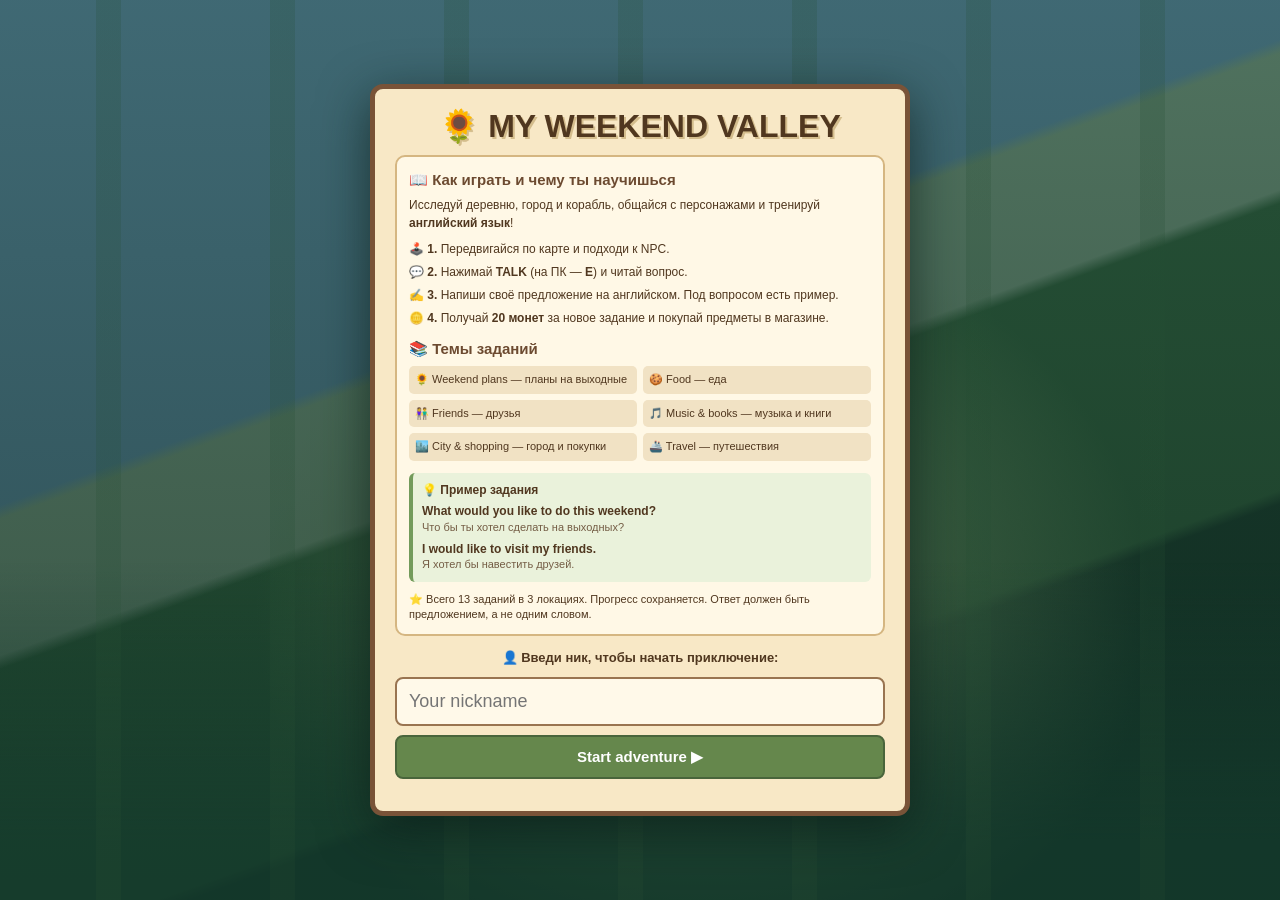
<file: weekend-game/play-v31.html>
<!doctype html><html lang="en"><head><meta charset="utf-8"><meta name="viewport" content="width=device-width,initial-scale=1,maximum-scale=1,user-scalable=no"><title>My Weekend Valley</title><style>
*{box-sizing:border-box}html,body{margin:0;overflow:hidden;width:100%;height:100%;background:#142c2d;font-family:Verdana,Arial,sans-serif;touch-action:none}canvas{display:block;width:100vw;height:100dvh;image-rendering:pixelated;touch-action:none}#hud{backdrop-filter:blur(6px);position:fixed;left:10px;top:10px;background:#382c23e8;color:#fff2ce;border:3px solid #c9a16c;box-shadow:0 4px #523d2b;border-radius:8px;padding:9px 12px;font-size:12px;line-height:1.7;pointer-events:none}#hud strong{font-size:15px}#quest{backdrop-filter:blur(6px);position:fixed;right:9px;top:10px;background:#382c23df;color:#ffe7ac;border:3px solid #c9a16c;border-radius:8px;padding:9px;font-size:11px;max-width:145px;pointer-events:none}#pad{position:fixed;bottom:25px;left:22px;width:124px;height:124px;border:3px solid #f4dcaa9c;border-radius:50%;background:#4c544b99;touch-action:none}#nub{position:absolute;left:40px;top:40px;width:40px;height:40px;background:#ffe2a2;border:3px solid #725b42;border-radius:50%}#act{position:fixed;bottom:43px;right:22px;width:91px;height:91px;border-radius:50%;border:4px solid #77512b;background:#f4bd63;color:#47321b;font-weight:900;font-size:13px}#modal{display:none;position:fixed;inset:0;background:#0d181acb;align-items:center;justify-content:center;padding:14px;z-index:3;touch-action:auto}#card{background:#f7e6bc;border:6px solid #795537;box-shadow:inset 0 0 0 3px #c79b62,0 10px 0 #30251d;color:#51351e;border-radius:12px;padding:20px;width:min(450px,100%);max-height:85dvh;overflow:auto;touch-action:auto}h2{margin:0 0 10px;font-size:22px}p{line-height:1.55;font-size:14px}textarea{width:100%;min-height:92px;border:3px solid #a47a4f;border-radius:7px;background:#fff9e8;padding:11px;font:16px Verdana;resize:vertical}#buttons{display:flex;gap:9px;margin-top:12px}#buttons button{flex:1;background:#65844d;border:3px solid #405a32;border-radius:7px;color:white;padding:11px;font-weight:bold}#buttons button:first-child{background:#a68159;border-color:#795637}#toast{position:fixed;left:50%;top:100px;transform:translateX(-50%);background:#382c23;color:#ffedae;border:2px solid #c9a16c;padding:10px 14px;border-radius:7px;display:none;text-align:center;font-size:13px;z-index:2;max-width:90vw}#tip{position:fixed;bottom:7px;left:42%;color:#fff3cc;background:#382c2399;font-size:10px;padding:5px;border-radius:4px}@media(min-width:850px){#pad,#act{opacity:.7}}@media(max-width:370px){#pad{width:104px;height:104px;left:10px}#nub{left:30px;top:30px}#act{right:10px;width:76px;height:76px}#quest{max-width:120px}}
#interior{display:none;position:fixed;inset:0;z-index:4;background:#241c16e8;align-items:center;justify-content:center;padding:12px}#room{width:min(620px,100%);height:min(620px,95dvh);background:#e4c08b;border:7px solid #735035;border-radius:12px;overflow:hidden}#scene{height:60%;background:linear-gradient(#a67d5a 0 70%,#b58a5a 70%);display:flex;align-items:flex-end;justify-content:center;position:relative}#scene:before{content:"";position:absolute;top:22px;left:12%;width:75px;height:95px;background:#93c8b6;border:10px solid #71503a}#portrait{font-size:clamp(100px,30vw,180px);line-height:1.1;filter:drop-shadow(6px 9px 1px #563a3066)}#roomTitle{position:absolute;right:10px;top:10px;background:#59402e;color:#fff2c6;padding:8px;border-radius:5px}#speech{height:40%;border-top:6px solid #735035;background:#f7e6be;padding:15px;display:flex;flex-direction:column;gap:9px;color:#493521}#speaker{font-weight:bold;font-size:20px}#dialogue{flex:1;font-size:15px;line-height:1.5}#roomButtons{display:flex;gap:10px}#roomButtons button{flex:1;padding:11px;background:#648451;border:3px solid #3e6135;color:white;border-radius:7px;font-weight:bold}#roomButtons #leave{background:#9c7854;border-color:#705238}#customBtn{position:fixed;right:12px;top:108px;z-index:2;background:#f3d38d;border:3px solid #765237;border-radius:9px;padding:9px;color:#51371f;font-weight:bold}#custom{display:none;position:fixed;inset:0;z-index:6;background:#241b17cc;align-items:center;justify-content:center;padding:14px}#customCard{background:#f9e8bd;border:6px solid #775034;border-radius:12px;padding:19px;width:min(400px,100%);color:#4b3525;max-height:90dvh;overflow:auto}#customCard h2{margin-bottom:14px}#customCard label{display:block;font-weight:bold;margin:12px 0 5px}#customCard select{width:100%;font-size:17px;padding:10px;background:#fff8e5;border:2px solid #8d6747;border-radius:6px}#customCard button{margin-top:16px;padding:12px;width:100%;background:#648a55;color:white;border:3px solid #43653c;border-radius:8px;font-weight:bold}#minigame{display:none;position:fixed;inset:0;z-index:7;background:#1d1716d9;align-items:center;justify-content:center;padding:12px}#miniCard{max-height:calc(100dvh - 24px);overflow-y:auto;box-sizing:border-box;width:min(520px,100%);background:#f8e7c2;border:6px solid #765034;border-radius:12px;padding:16px;text-align:center;color:#4b3421}#miniCanvas{width:100%;max-width:440px;aspect-ratio:4/3;image-rendering:pixelated;background:#b6d5d0;border:4px solid #775237;border-radius:8px;touch-action:manipulation}#miniCard{position:relative}#miniClose{background:#a9514a!important;border-color:#74382e!important}#miniCanvas{cursor:crosshair;box-sizing:border-box}#minigame{overscroll-behavior:contain}#miniClose{min-height:44px;touch-action:manipulation}#miniCard button{padding:10px 18px;margin:6px;background:#648854;border:3px solid #486639;color:white;border-radius:8px;font-weight:bold}#welcome,#market{display:none;position:fixed;inset:0;z-index:12;background:#1c1920dc;align-items:center;justify-content:center;padding:14px;touch-action:auto}#welcome{display:flex;min-height:100dvh;background:linear-gradient(#132d2688,#0d221bb0),radial-gradient(ellipse at 55% 68%,#86b879 0 16%,transparent 45%),linear-gradient(160deg,#72adcc 0 37%,#96c2a0 38% 48%,#3c7b4a 49% 70%,#1d4933 71%);overflow:hidden}#welcome:before{content:"";position:absolute;inset:-12%;pointer-events:none;opacity:.65;background:repeating-linear-gradient(90deg,transparent 0 76px,#264f3455 76px 101px,transparent 101px 174px),linear-gradient(0deg,#143c2e 0 15%,transparent 40%);animation:panWelcome 26s ease-in-out infinite alternate}#welcomeCard{position:relative;z-index:1;background:#f8e8c6ed;box-shadow:0 14px 50px #091b17aa}#welcomeCard h2{font-size:clamp(22px,5vw,32px);text-shadow:2px 2px #d4bd8d}@keyframes panWelcome{from{transform:translateX(-3%)}to{transform:translateX(3%)}}@media(prefers-reduced-motion:reduce){#welcome:before{animation:none}}#welcomeCard,#marketCard{background:#f8e8c6;color:#50371f;border:5px solid #795338;border-radius:13px;padding:22px;width:min(440px,100%);max-height:90dvh;overflow:auto;text-align:center;touch-action:auto}#welcomeCard input{width:100%;padding:12px;font-size:18px;border:2px solid #997450;border-radius:8px;background:#fff9e9;touch-action:auto}#welcomeCard button,#marketCard button{cursor:pointer;-webkit-tap-highlight-color:transparent;padding:11px 15px;background:#65874c;border:2px solid #49653b;border-radius:8px;color:white;font-weight:bold;margin-top:9px;min-height:44px;touch-action:manipulation}#marketCard .goods{display:grid;grid-template-columns:1fr 1fr;gap:9px;margin:12px 0}#marketCard .good{border:2px solid #d2b68d;border-radius:9px;padding:10px;background:#fff4d8}#marketCard .good button{width:100%;font-size:12px}#marketCard #marketExit{background:#a65b50;border-color:#87483f;width:100%}#shopBtn{position:fixed;right:12px;top:158px;z-index:2;background:#f3d38d;border:3px solid #765237;border-radius:9px;padding:9px;color:#51371f;font-weight:bold}#hud #nicknameHud{color:#ffe5a0}#toast{z-index:30;top:65px;pointer-events:none}#marketCard .good button:disabled{opacity:.6;background:#7e8977}#marketCard .good button{touch-action:manipulation;cursor:pointer}
/* Compact, accessible quest/status panels on phones and desktop */
#hud,#quest{pointer-events:auto;z-index:4;transition:transform .22s ease;will-change:transform}
#hud{padding-right:48px}
#quest{padding-left:47px;max-width:185px;min-width:145px}
#hud.panelClosed{transform:translateX(calc(-100% + 42px))}
#quest.panelClosed{transform:translateX(calc(100% - 42px))}
.panelToggle{position:absolute;top:7px;display:flex;align-items:center;justify-content:center;width:34px;height:36px;border:2px solid #87613e;border-radius:7px;background:#f5d18f;color:#4b3322;font-weight:900;font-size:18px;line-height:1;cursor:pointer;touch-action:manipulation;-webkit-tap-highlight-color:transparent;z-index:5}
#hud .panelToggle{right:4px}#quest .panelToggle{left:4px}
@media(max-width:700px){#tip{display:none}#hud,#quest{top:calc(10px + env(safe-area-inset-top,0px))}}
@media(prefers-reduced-motion:reduce){#hud,#quest{transition:none}}

/* Intro guide: readable on desktop and iPhone, independently scrollable */
#welcomeCard{width:min(540px,100%);max-height:min(92dvh,760px);overflow-y:auto;overscroll-behavior:contain;-webkit-overflow-scrolling:touch;padding:18px 20px}
#welcomeCard h2{margin-bottom:10px}
#gameGuide{text-align:left;background:#fff8e6;border:2px solid #d5b681;border-radius:10px;padding:12px;margin:8px 0 12px;color:#50371f;font-size:12px;line-height:1.4}
#gameGuide .guideTitle{font-weight:900;font-size:15px;color:#6c4a30;margin-bottom:7px}
#gameGuide .guideIntro{font-size:12px;margin:0 0 9px;line-height:1.45}
#gameGuide .guideSteps{display:grid;gap:6px}
#gameGuide .guideSteps span{display:block}
#gameGuide .guideTopicsTitle{margin-top:12px}
#gameGuide .guideTopics{display:grid;grid-template-columns:1fr 1fr;gap:6px;font-size:11px}
#gameGuide .guideTopics span{background:#f1e2c4;border-radius:5px;padding:6px}
#gameGuide .guideExample{background:#eaf2db;border-left:4px solid #739b5b;border-radius:6px;padding:9px;margin-top:12px}
#gameGuide .guideQuestion,#gameGuide .guideAnswer{font-weight:bold;font-size:12px;margin-top:5px}
#gameGuide .guideTranslation{font-size:11px;color:#745d45}
#gameGuide .guideNote{font-size:11px;margin:10px 0 0;line-height:1.4}
#welcomeCard .guideNickLabel{font-weight:bold;font-size:13px;margin:9px 0 8px}
#welcomeCard #nickSave{width:100%;font-size:15px}
@media(max-width:600px){#welcomeCard{padding:12px 13px;max-height:90dvh}#welcomeCard h2{font-size:21px}#gameGuide{padding:9px;font-size:11px}#gameGuide .guideTopics{grid-template-columns:1fr 1fr;gap:4px}#gameGuide .guideTopics span{font-size:10px;padding:5px}#gameGuide .guideTitle{font-size:13px}}
</style></head><body><canvas id="game"></canvas><div id="hud"><button id="toggleHud" class="panelToggle" type="button" aria-label="Свернуть информацию" aria-expanded="true" title="Информация о персонаже">−</button><div id="nicknameHud"></div><strong id="worldTitle">🌻 My Weekend Valley</strong><div id="clock">☀️ Day 1 · Spring</div><div>🪙 <span id="coins">0</span> · 🦋 <span id="butterflies">0</span></div><div>⭐ <span id="progress">0 / 7</span> stories</div><div>📍 <span id="location">Village</span></div></div><div id="quest"><button id="toggleQuest" class="panelToggle" type="button" aria-label="Свернуть задания" aria-expanded="true" title="Задания">−</button>📜 <b>Weekend Quest</b><div id="task">Explore the village and talk to the locals!</div></div><div id="pad"><div id="nub"></div></div><button id="act">TALK</button><div id="tip">Move: WASD / arrows / click · E or Enter: interact</div><div id="toast"></div><button id="customBtn">🎨 Character</button><button id="shopBtn">🛍️ Shop</button><div id="custom"><div id="customCard"><h2>🎨 Your Character</h2><div id="preview" style="font-size:50px;text-align:center">🧑</div><label>Clothes</label><select id="outfit"><option value="#5576b8">Blue jacket</option><option value="#b95762">Red jacket</option><option value="#6b9964">Green jacket</option><option value="#a276bd">Purple jacket</option><option value="#e1b755">Yellow jacket</option></select><label>Hair</label><select id="hair"><option value="#59442c">Brown</option><option value="#29262b">Black</option><option value="#d9a94b">Blond</option><option value="#b76a43">Ginger</option><option value="#d6d0ca">Silver</option></select><label>Skin tone</label><select id="skin"><option value="#edb78b">Light</option><option value="#c88d60">Tan</option><option value="#946344">Brown</option><option value="#65452f">Dark</option></select><button id="customDone">Save character ✓</button></div></div><div id="welcome"><div id="welcomeCard"><h2>🌻 MY WEEKEND VALLEY</h2>
<section id="gameGuide" aria-label="Правила и темы игры">
<div class="guideTitle">📖 Как играть и чему ты научишься</div>
<p class="guideIntro">Исследуй деревню, город и корабль, общайся с персонажами и тренируй <b>английский язык</b>!</p>
<div class="guideSteps"><span>🕹️ <b>1.</b> Передвигайся по карте и подходи к NPC.</span><span>💬 <b>2.</b> Нажимай <b>TALK</b> (на ПК — <b>E</b>) и читай вопрос.</span><span>✍️ <b>3.</b> Напиши своё предложение на английском. Под вопросом есть пример.</span><span>🪙 <b>4.</b> Получай <b>20 монет</b> за новое задание и покупай предметы в магазине.</span></div>
<div class="guideTitle guideTopicsTitle">📚 Темы заданий</div>
<div class="guideTopics"><span>🌻 Weekend plans — планы на выходные</span><span>🍪 Food — еда</span><span>👫 Friends — друзья</span><span>🎵 Music & books — музыка и книги</span><span>🏙️ City & shopping — город и покупки</span><span>🚢 Travel — путешествия</span></div>
<div class="guideExample"><b>💡 Пример задания</b><div class="guideQuestion">What would you like to do this weekend?</div><div class="guideTranslation">Что бы ты хотел сделать на выходных?</div><div class="guideAnswer">I would like to visit my friends.</div><div class="guideTranslation">Я хотел бы навестить друзей.</div></div>
<p class="guideNote">⭐ Всего 13 заданий в 3 локациях. Прогресс сохраняется. Ответ должен быть предложением, а не одним словом.</p>
</section>
<p class="guideNickLabel">👤 Введи ник, чтобы начать приключение:</p><input id="nickInput" maxlength="16" placeholder="Your nickname" autocomplete="nickname" enterkeyhint="go"><button id="nickSave" type="button">Start adventure ▶</button><p id="nickError" style="color:#a34236"></p></div></div><div id="market"><div id="marketCard"><h2>🛍️ Weekend Shop</h2><p>🪙 Your coins: <b id="marketCoins">0</b></p><p id="marketMessage" role="status" aria-live="polite" style="min-height:24px;font-weight:bold;color:#80502d"></p><div class="goods" id="goods"></div><button id="marketExit">🚪 Leave shop</button></div></div><div id="minigame"><div id="miniCard"><h2>🎯 Shooting Gallery</h2><p>Move your aim and shoot the moving cans! Hit all 7 targets in 7 shots to win 50 coins.</p><canvas id="miniCanvas" width="440" height="330"></canvas><p id="miniStatus"></p><button id="miniAgain">🔄 Reload / Retry</button><button id="miniClose">🚪 Exit game</button></div></div><div id="interior"><div id="room"><div id="scene"><div id="roomTitle"></div><div id="portrait"></div></div><div id="speech"><div id="speaker"></div><div id="dialogue"></div><div id="roomButtons"><button id="leave">Leave 🚪</button><button id="next">Next ▶</button></div></div></div></div><div id="modal"><div id="card"><h2 id="heading"></h2><p id="prompt"></p><textarea id="answer" placeholder="Write your own answer in English..."></textarea><div id="buttons"><button id="close">Back</button><button id="save">Save ✨</button></div></div></div><script>
window.addEventListener('error',function(e){var p=document.getElementById('gameError');if(p){p.style.display='block';p.textContent='Ошибка игры: '+(e.message||'неизвестная ошибка')}});
window.addEventListener('unhandledrejection',function(e){var p=document.getElementById('gameError');if(p){p.style.display='block';p.textContent='Ошибка загрузки: '+String(e.reason&&e.reason.message||e.reason||'неизвестно')}});
</script>
<div id="gameError" style="display:none;position:fixed;z-index:50;left:10px;right:10px;bottom:155px;background:#682f2f;color:white;padding:12px;border-radius:8px;font:14px Arial;pointer-events:none"></div>
<script>
(function(){
  function startFromWelcome(){
    var input=document.getElementById('nickInput'),panel=document.getElementById('welcome'),error=document.getElementById('nickError');
    if(!input||!panel)return;
    var nick=(input.value||'').trim();
    if(!nick){if(error)error.textContent='Введите ник';return;}
    if(nick.length>16)nick=nick.slice(0,16);
    try{localStorage.setItem('weekendNickname',nick);}catch(e){}
    window.weekendPlayerNickname=nick;
    var hud=document.getElementById('nicknameHud');if(hud)hud.textContent='👤 '+nick;
    input.blur();panel.style.display='none';panel.hidden=true;document.body.style.touchAction='none';
  }
  window.startWeekendGame=startFromWelcome;
  function ready(){
    var btn=document.getElementById('nickSave'),input=document.getElementById('nickInput');
    if(btn){btn.onclick=startFromWelcome;btn.addEventListener('touchend',function(e){e.preventDefault();startFromWelcome();},{passive:false});}
    if(input)input.addEventListener('keydown',function(e){if(e.key==='Enter'){e.preventDefault();startFromWelcome();}});
    try{var old=localStorage.getItem('weekendNickname');if(old&&input)input.value=old;}catch(e){}
  }
  if(document.readyState==='loading')document.addEventListener('DOMContentLoaded',ready);else ready();
})();
</script>
<script>
(()=>{'use strict';const localStorage=(()=>{try{const storage=window.localStorage;const probe='__weekend_probe__';storage.setItem(probe,'1');storage.removeItem(probe);return storage}catch(e){const cache={};return {getItem:k=>Object.prototype.hasOwnProperty.call(cache,k)?cache[k]:null,setItem:(k,v)=>{cache[k]=String(v)},removeItem:k=>{delete cache[k]}}}})();const c=document.querySelector('#game'),g=c.getContext('2d');let W,H,D;function resize(){W=innerWidth;H=innerHeight;D=Math.min(devicePixelRatio||1,2);c.width=W*D;c.height=H*D;g.setTransform(D,0,0,D,0,0)}addEventListener('resize',resize);resize();
const TS=40,COLS=58,ROWS=45,WW=COLS*TS,WH=ROWS*TS,player={x:1120,y:890,dir:0,walk:0},keys={},joy={x:0,y:0};let clickTarget=null;let active=null,near=null,door=null,stall=null,tick=0,prev=0,inside=null,dialogueStep=0,world='village',portal=null;const avatar=JSON.parse(localStorage.getItem('weekendAvatar')||'{"outfit":"#5576b8","hair":"#59442c","skin":"#edb78b"}');const answers=JSON.parse(localStorage.getItem('weekendValleyV2')||'{}');
let coins=Number(localStorage.getItem('weekendCoins')||0),butterflyCount=0;if(!localStorage.getItem('weekendStarterGiftV1')){coins+=100;localStorage.setItem('weekendCoins',String(coins));localStorage.setItem('weekendStarterGiftV1','1')}let nickname=window.weekendPlayerNickname||localStorage.getItem('weekendNickname')||'';const purchases=JSON.parse(localStorage.getItem('weekendPurchases')||'{}');const shopGoods=[{id:'hat',name:'🎩 Fancy Hat',price:35,description:'Wear a stylish hat'},{id:'crown',name:'👑 Golden Crown',price:120,description:'A royal look'},{id:'scarf',name:'🧣 Cozy Scarf',price:45,description:'A warm scarf'},{id:'sparkle',name:'✨ Sparkles',price:90,description:'Glitter around you'},{id:'pet',name:'🐈 Cat Friend',price:150,description:'A cat follows you'},{id:'balloon',name:'🎈 Balloon',price:65,description:'Carry a red balloon'}];const critters=Array.from({length:18},(_,i)=>({x:180+(i*257)%1930,y:170+(i*317)%1420,phase:i*1.7,speed:.3+i%3*.14,found:false}));const lanterns=[{x:1040,y:700},{x:1270,y:700},{x:1040,y:1030},{x:1270,y:1030},{x:760,y:790},{x:1530,y:790}];const quests=[
{id:'farmer',x:580,y:610,name:'Mia the Farmer',icon:'👩‍🌾',q:'What would you like to do outdoors this weekend?',hint:'I want to plant flowers in the garden.'},
{id:'fisher',x:1590,y:650,name:'Oliver the Fisher',icon:'🎣',q:'Who would you like to spend your weekend with?',hint:'I want to go fishing with my best friend.'},
{id:'baker',x:1630,y:1180,name:'Lily the Baker',icon:'🥐',q:'What would you like to eat this weekend?',hint:'I would like to bake chocolate cookies.'},
{id:'reader',x:530,y:1240,name:'Noah the Reader',icon:'📚',q:'What would you like to learn or read?',hint:'I want to read a mystery book.'},
{id:'musician',x:1150,y:440,name:'Ella the Musician',icon:'🎸',q:'What music would you like to listen to?',hint:'I want to listen to pop music.'},
{id:'friend',x:1180,y:1450,name:'Alex the Friend',icon:'🧑',q:'Where would you like to go this weekend?',hint:'I would like to visit the city park.'},
{id:'shopkeeper',x:1950,y:930,name:'Sam the Shopkeeper',icon:'🛒',q:'How do you want to feel this weekend, and why?',hint:'I want to feel happy because I can relax.'}
];const regionalQuests={city:[{id:'city_guide',x:300,y:550,name:'Grace the Guide',icon:'🗺️',q:'What would you like to visit in the city this weekend?',hint:'I would like to visit the museum.'},{id:'city_driver',x:960,y:880,name:'Max the Driver',icon:'🚕',q:'How would you travel around the city?',hint:'I would take the bus to the park.'},{id:'city_artist',x:1530,y:1390,name:'Zoe the Artist',icon:'🎨',q:'What would you like to buy in the city?',hint:'I would like to buy a beautiful painting.'}],ship:[{id:'ship_captain',x:740,y:3010,name:'Captain Jack',icon:'👨‍✈️',q:'Where would you like to sail on your next holiday?',hint:'I would like to sail to New York.'},{id:'ship_guest',x:1590,y:2180,name:'Rose the Passenger',icon:'🌹',q:'What would you do on a cruise ship?',hint:'I would watch the ocean and read a book.'},{id:'ship_sailor',x:740,y:1170,name:'Finn the Sailor',icon:'⚓',q:'What would you pack for a sea journey?',hint:'I would pack warm clothes and a camera.'}]};const allQuests=[...quests,...regionalQuests.city,...regionalQuests.ship];const questTotal=allQuests.length;const houses=[{x:330,y:360,c:'#e7ac72',roof:'#a64d47',label:'FARM'},{x:1400,y:270,c:'#e3c795',roof:'#8d668d',label:'MUSIC'},{x:1420,y:970,c:'#f0b0a2',roof:'#b96b42',label:'BAKERY'},{x:290,y:1010,c:'#b8bbdf',roof:'#7668a2',label:'LIBRARY'},{x:1780,y:720,c:'#c6d99d',roof:'#6a9663',label:'SHOP'},{x:850,y:1230,c:'#ead5a4',roof:'#a06d52',label:'HOME'}];
const roomPeople=[['👩‍🌾','Mia',['Welcome to my farmhouse!','I grow vegetables and flowers.','Have a lovely weekend!']],['👩‍🎤','Ella',['Welcome to my music room!','I practice guitar every day.','Music makes life better!']],['👩‍🍳','Lily',['Welcome to my bakery!','Our bread is always fresh.','Enjoy your weekend!']],['👨‍🏫','Noah',['Welcome to the library!','I love reading adventure stories.','See you soon!']],['🧑‍💼','Sam',['Hello! Welcome to my shop.','We sell useful things for the village.','Have a great day!']],['🧑','Alex',['Welcome home!','Relax and enjoy your free time.','See you around!']]];let seed=57;function rand(){seed=(seed*1664525+1013904223)>>>0;return seed/4294967296}const deco=[];for(let i=0;i<750;i++){let x=35+rand()*(WW-70),y=35+rand()*(WH-70);if(Math.abs(x-1150)<135||Math.abs(y-900)<95||houses.some(h=>Math.abs(x-h.x)<185&&Math.abs(y-h.y)<175)||quests.some(q=>Math.hypot(q.x-x,q.y-y)<115)||x>1680&&y<670)continue;deco.push({x,y,type:rand(),s:rand()})}
const flowers=[];for(let i=0;i<260;i++)flowers.push({x:rand()*WW,y:rand()*WH,t:rand()});
const walkers=Array.from({length:16},(_,i)=>({x:210+(i*347)%1880,y:210+(i*271)%1390,vx:0,vy:0,wait:0,speed:.55+(i%5)*.12,shirt:['#bd8d61','#7b9fbe','#d28b99','#9f87b5','#8ca76b','#d9ae69'][i%6],name:['Ben','Kate','Tom','Rose','Jack','Emma','Max','Amy','Leo','Lucy','Finn','Zoe','Dan','Ivy','Paul','May'][i],bubbleUntil:0,cooldown:0,hello:false}));const greetings=['Hello! How are you?','Hey! Nice to see you!','Hi there!','How is your day going?','Lovely weather today!','Good morning, neighbor!','Hope you have a great day!','Hey, how are things?'];function updateWalkers(dt){for(const n of walkers){n.wait-=dt;if(n.wait<=0){let angle=Math.random()*Math.PI*2;n.vx=Math.cos(angle);n.vy=Math.sin(angle);n.wait=45+Math.random()*145;if(Math.random()<.25){n.vx=0;n.vy=0;n.wait=25+Math.random()*65}}let nx=n.x+n.vx*n.speed*dt,ny=n.y+n.vy*n.speed*dt;if(nx<50||nx>WW-50)n.vx*=-1;else n.x=nx;if(ny<60||ny>WH-60)n.vy*=-1;else n.y=ny;let distance=Math.hypot(player.x-n.x,player.y-n.y);if(distance<112&&!n.hello&&tick>n.cooldown){n.bubbleUntil=tick+175;n.cooldown=tick+650;n.message=greetings[Math.floor(Math.random()*greetings.length)];n.hello=true}else if(distance>170)n.hello=false;}}function drawWalkers(){for(const n of walkers){character(n.x,n.y+Math.sin(tick*.07+n.x)*2,n.shirt);if(n.bubbleUntil>tick){const msg=n.message||'Hello!';g.font='bold 13px Verdana';const width=Math.max(90,g.measureText(msg).width+25);rect(n.x-width/2,n.y-92,width,32,'#4c382b');rect(n.x-width/2+3,n.y-89,width-6,26,'#fff2cf');g.fillStyle='#4c382b';g.beginPath();g.moveTo(n.x-6,n.y-60);g.lineTo(n.x+6,n.y-60);g.lineTo(n.x,n.y-51);g.fill();g.fillStyle='#4c382b';g.textAlign='center';g.fillText(msg,n.x,n.y-71)}}}
function rect(x,y,w,h,col){g.fillStyle=col;g.fillRect(x,y,w,h)}function circle(x,y,r,col){g.fillStyle=col;g.beginPath();g.arc(x,y,r,0,Math.PI*2);g.fill()}function label(t,x,y,size=15,col='#f8f1c7'){g.font='bold '+size+'px Verdana';g.textAlign='center';g.lineWidth=4;g.strokeStyle='#49392b';g.strokeText(t,x,y);g.fillStyle=col;g.fillText(t,x,y)}
function drawHouse(h){rect(h.x-93,h.y-27,186,128,'#304c3540');rect(h.x-89,h.y-42,178,132,'#684e3a');rect(h.x-83,h.y-35,166,120,h.c);for(let i=0;i<6;i++)rect(h.x-79,h.y-22+i*18,158,2,'#674b3450');rect(h.x-101,h.y-66,202,35,'#583e42');rect(h.x-94,h.y-98,188,44,h.roof);for(let i=0;i<8;i++)rect(h.x-87+i*23,h.y-91+(i%2)*8,20,3,'#fff0d033');rect(h.x-103,h.y-65,206,8,'#e9c68e');for(const wx of [-49,48]){rect(h.x+wx-22,h.y-17,44,45,'#65483a');rect(h.x+wx-17,h.y-12,34,34,'#a6d7df');rect(h.x+wx-15,h.y-10,30,30,'#f8db92aa');rect(h.x+wx-2,h.y-12,4,34,'#fff2d4');rect(h.x+wx-17,h.y+2,34,4,'#fff2d4');rect(h.x+wx-25,h.y+26,50,7,'#e6c18c')}rect(h.x-23,h.y+32,46,61,'#5c4035');rect(h.x-17,h.y+36,34,54,'#946743');circle(h.x+12,h.y+68,4,'#f6d889');rect(h.x-27,h.y+90,54,8,'#d8b38b');label(h.label,h.x,h.y-114,13)}
function tree(x,y,r){circle(x+9,y+10,r+5,'#263f3655');rect(x-7,y-2,14,32,'#765037');rect(x-4,y+4,4,20,'#a67950');circle(x-12,y-20,r*.85,'#2e6f4e');circle(x+13,y-20,r*.85,'#397d52');circle(x,y-36,r,'#478c57');circle(x-9,y-39,r*.55,'#69aa66');circle(x+9,y-31,r*.5,'#5ba35e');circle(x-5,y-47,3,'#d2dc9d')}
function character(x,y,shirt,hair='#60422d',skin='#edb78b',motion=0,wave=false){const stride=Math.sin(motion)*5,arm=Math.sin(motion)*7;circle(x,y+14,13,'#345a3e66');rect(x-10,y+2+stride,8,12,'#534f6d');rect(x+3,y+2-stride,8,12,'#534f6d');rect(x-12,y-18,24,24,shirt);g.save();g.translate(x-13,y-14);g.rotate(arm*.045);rect(-7,0,7,20,shirt);rect(-7,15,7,6,skin);g.restore();g.save();g.translate(x+13,y-14);g.rotate(wave?-.85+Math.sin(tick*.14)*.25:-arm*.045);rect(0,0,7,20,shirt);rect(0,15,7,6,skin);g.restore();circle(x,y-24,12,skin);circle(x,y-31,12,hair);rect(x-11,y-29,22,12,skin);rect(x-6,y-25,3,3,'#392f27');rect(x+4,y-25,3,3,'#392f27')}
const stalls=[{x:1290,y:1110,label:'🎯 CAN TOSS'},{x:860,y:630,label:'🎯 FAIR GAME'}];const gates=[{x:2180,y:890,to:'city',label:'🏙️ CITY'},{x:1100,y:160,to:'ship',label:'🚢 SHIP'}];const extraNPC={city:[{x:640,y:500,name:'Officer Ben',icon:'👮',lines:['Welcome to the city!','The streets are busy today.','Have a safe weekend!']},{x:1510,y:1180,name:'Artist Zoe',icon:'🎨',lines:['Hello from the city!','I love painting colorful buildings.','Enjoy exploring!']}],ship:[{x:750,y:2830,name:'Captain Jack',icon:'👨‍✈️',lines:['Ahoy! Welcome aboard!','We are sailing toward a new adventure.','Enjoy the ocean breeze!']},{x:1580,y:2600,name:'Sailor Finn',icon:'🧑‍✈️',lines:['Hello, traveler!','The sea looks beautiful today.','Have a great journey!']}]};let extraNear=null;function drawExtraNPCs(){for(const n of regionalQuests[world]){character(n.x,n.y,'#5c89ad','#60422d','#edb78b',0,Math.hypot(player.x-n.x,player.y-n.y)<105);label((answers[n.id]?'✓ ':'⭐ ')+n.name,n.x,n.y-54,14);if(Math.hypot(player.x-n.x,player.y-n.y)<105)label('QUEST / E',n.x,n.y-81,14)}for(const n of extraNPC[world]){character(n.x,n.y,'#8d659e','#60422d','#edb78b',0,Math.hypot(player.x-n.x,player.y-n.y)<105);label(n.name,n.x,n.y-55,14);if(Math.hypot(player.x-n.x,player.y-n.y)<100)label('TALK / E',n.x,n.y-80,14)}}const cityCrowd=Array.from({length:28},(_,i)=>({x:190+(i*277)%1930,y:150+(i*233)%1450,phase:i*2.3,color:['#d88c70','#6d8cbb','#ba91b8','#8bad7a'][i%4]}));const cars=Array.from({length:16},(_,i)=>({lane:i%4,offset:i*189,speed:.65+(i%5)*.24,color:['#d95753','#f2c864','#71a8d1','#eee5d5','#6a907b'][i%5]}));const shipCrew=Array.from({length:24},(_,i)=>({x:i%2?1590:730,y:650+Math.floor(i/2)*205,phase:i*1.3,color:['#fff2d4','#50759b','#ba795e'][i%3],dx:0,dy:1,timer:0,pause:0,speed:.45+(i%4)*.12}));const SH=3600;const shipWalls=[{x:855,y:690,w:600,h:1950},{x:965,y:2750,w:390,h:180}];const shipDeckPath=new Path2D();shipDeckPath.moveTo(1160,155);shipDeckPath.bezierCurveTo(1470,270,1655,470,1675,780);shipDeckPath.lineTo(1675,2930);shipDeckPath.bezierCurveTo(1675,3140,1450,3360,1160,3420);shipDeckPath.bezierCurveTo(870,3360,645,3140,645,2930);shipDeckPath.lineTo(645,780);shipDeckPath.bezierCurveTo(665,470,850,270,1160,155);shipDeckPath.closePath();const deckTest=document.createElement('canvas').getContext('2d');function shipWalkable(x,y){if(!Number.isFinite(x)||!Number.isFinite(y)||y<205||y>3370)return false;for(const [ox,oy] of [[0,0],[-25,0],[25,0],[0,-25],[0,25]])if(!deckTest.isPointInPath(shipDeckPath,x+ox,y+oy))return false;return !shipWalls.some(r=>x>r.x-23&&x<r.x+r.w+23&&y>r.y-24&&y<r.y+r.h+24)}function rescueShipCrew(n){const safe=[[730,1050],[1590,1050],[730,1650],[1590,1650],[730,2300],[1590,2300],[900,3050],[1420,3050],[1160,3170]];let best=null,dist=Infinity;for(const [x,y] of safe){if(!shipWalkable(x,y))continue;const d=(n.x-x)**2+(n.y-y)**2;if(d<dist){dist=d;best=[x,y]}}if(best){n.x=best[0];n.y=best[1]}else{n.x=1160;n.y=3170}n.dx=0;n.dy=0;n.timer=0;n.pause=10}function shipMove(n,dt){if(!shipWalkable(n.x,n.y))rescueShipCrew(n);if(n.pause>0){n.pause-=dt;return}n.timer-=dt;if(n.timer<=0){n.timer=65+Math.random()*125;const a=Math.random()*Math.PI*2;n.dx=Math.cos(a);n.dy=Math.sin(a);if(Math.random()<.2){n.pause=25+Math.random()*65;return}}const nx=n.x+n.dx*n.speed*dt,ny=n.y+n.dy*n.speed*dt;if(shipWalkable(nx,ny)){n.x=nx;n.y=ny}else{n.timer=0;n.dx*=-1;n.dy*=-1}}function drawCity(){rect(0,0,WW,WH,'#819d89');for(let i=0;i<240;i++){const x=(i*173)%WW,y=(i*277)%WH;rect(x,y,7,2,'#e3e5d33a')}for(let x=0;x<WW;x+=340){rect(x+122,0,126,WH,'#6c7076');rect(x+181,0,6,WH,'#d5c78c')}for(let y=0;y<WH;y+=360){rect(0,y+120,WW,132,'#6c7076');rect(0,y+180,WW,6,'#d5c78c')}for(let x=0;x<WW;x+=340)for(let y=0;y<WH;y+=360){const height=95+((x*3+y*7)%100);rect(x+5,y+8,107,108,'#535765');rect(x+10,y+12,97,100,'#a5a9b8');rect(x+20,y+15-height*.17,83,85+height*.17,((x+y)/20)%2===0?'#b2b8c5':'#7f9cae');for(let a=0;a<4;a++)for(let b=0;b<4;b++)rect(x+27+a*18,y+18+b*19,11,12,(a+b)%3===0?'#ffe6a0':'#9fd6e7');rect(x+265,y+260,27,38,'#73583b');circle(x+278,y+245,28,'#4b976a');rect(x+5,y+107,100,8,'#3e6774')}const phase=tick%720,greenVertical=phase<340;for(let x=0;x<WW;x+=340)for(let y=0;y<WH;y+=360){rect(x+113,y+103,10,25,'#333b36');circle(x+118,y+109,4,greenVertical?'#4d5946':'#f45243');circle(x+118,y+120,4,greenVertical?'#6ee083':'#494d43');rect(x+249,y+253,10,25,'#333b36');circle(x+254,y+259,4,greenVertical?'#f45243':'#494d43');circle(x+254,y+270,4,greenVertical?'#494d43':'#6ee083')}for(let i=0;i<cars.length;i++){const c=cars[i],vertical=c.lane%2===0,roadIndex=Math.floor(i/4),roadStart=vertical?roadIndex*340:roadIndex*360,track=vertical?WH:WW;let pos=(c.offset+tick*c.speed*2.1)%track;const lightPositions=vertical?[120,480,840,1200,1560]:[122,462,802,1142,1482,1822,2162];if((vertical?!greenVertical:greenVertical)){for(const light of lightPositions){const stop=light-42;if(pos>stop&&pos<light+80)pos=stop}}const x=vertical?roadIndex*340+(c.lane===0?151:216):pos,y=vertical?pos:roadIndex*360+(c.lane===1?151:215);g.save();g.translate(x,y);if(vertical)g.rotate(Math.PI/2);rect(-24,-13,48,26,'#292e37');rect(-20,-12,40,24,c.color);rect(-9,-10,18,20,'#c1e3e8');rect(-20,-14,8,4,'#fff3b2');g.restore()}for(const n of cityCrowd){const x=n.x+Math.sin(tick*.013+n.phase)*52,y=n.y+Math.cos(tick*.011+n.phase)*45;character(x,y+Math.sin(tick*.08+n.phase)*2,n.color,'#60422d','#edb78b',tick*.08+n.phase)}}function drawShip(){rect(0,0,WW,SH,'#367eaa');for(let i=0;i<260;i++){const x=(i*293+tick*.6)%WW,y=(i*179+Math.sin(tick*.03+i)*12)%SH;rect(x,y,30+Math.sin(tick*.04+i)*9,3,'#a3e0e88c')}g.fillStyle='#252d39';g.beginPath();g.moveTo(1160,110);g.bezierCurveTo(1510,240,1710,410,1745,780);g.lineTo(1745,2940);g.bezierCurveTo(1745,3200,1470,3430,1160,3500);g.bezierCurveTo(850,3430,575,3200,575,2940);g.lineTo(575,780);g.bezierCurveTo(610,410,810,240,1160,110);g.fill();g.fillStyle='#c6a077';g.beginPath();g.moveTo(1160,155);g.bezierCurveTo(1470,270,1655,470,1675,780);g.lineTo(1675,2930);g.bezierCurveTo(1675,3140,1450,3360,1160,3420);g.bezierCurveTo(870,3360,645,3140,645,2930);g.lineTo(645,780);g.bezierCurveTo(665,470,850,270,1160,155);g.fill();g.save();g.clip(shipDeckPath);for(let y=450;y<3320;y+=48)rect(645,y,1030,3,'#a57f5b');for(let y=500;y<3300;y+=80){rect(675,y,13,32,'#ead2a2');rect(1632,y,13,32,'#ead2a2')}for(let i=0;i<28;i++){const y=650+i*93;circle(687,y,6,'#e9d5ad');circle(1633,y,6,'#e9d5ad')}for(let i=0;i<18;i++){const x=730+(i*83)%850,y=400+(i*191)%2750;if(x>850&&x<1460&&y>690&&y<2630)continue;rect(x,y,25,2,'#f9e4bd55')}g.restore();rect(690,650,940,22,'#f2ead8');rect(680,2850,960,20,'#f2ead8');rect(865,690,590,1930,'#444956');rect(880,706,560,1900,'#f1eee4');for(let y=740;y<2580;y+=70)for(let x=905;x<1410;x+=72)rect(x,y,37,35,'#9bc6d0');rect(975,2750,370,180,'#e8e4d8');for(let x=995;x<1325;x+=66)rect(x,2775,37,40,'#96c4d0');for(let i=0;i<4;i++){const y=915+i*440;rect(1065,y-58,190,118,'#e5dfd2');rect(1095,y-45,130,92,'#b66a43');rect(1090,y-54,140,31,'#282f37');for(let j=0;j<6;j++){const p=(tick*.85+j*29+i*14)%175;circle(1160+Math.sin(tick*.021+j+i)*32,y-80-p,12+p*.12,p<105?'#d4d8d777':'#d4d8d82e')}}for(let y=740;y<2950;y+=220){for(const x of [718,1602]){rect(x-30,y-68,60,128,'#f3eee0');rect(x-22,y-55,44,100,'#c18a57');rect(x-18,y-47,36,24,'#fff6e7')}}rect(780,405,760,60,'#f4eee3');rect(800,480,720,22,'#756c65');rect(1120,295,80,180,'#eee9dc');circle(1160,328,27,'#7b9baa');rect(850,3030,620,24,'#eae4d6');for(const n of shipCrew){if(shipWalkable(n.x,n.y))character(n.x,n.y,n.color,'#60422d','#edb78b',tick*.06+n.phase)}label('RMS WEEKEND · GRAND LINER',1160,3090,23);label('BOW ↑',1160,480,18);label('STERN ↓',1160,3260,18)} function renderExtra(){const scale=cameraScale();followPlayerCamera(scale);const cx=smoothCamera.x,cy=smoothCamera.y;g.setTransform(D,0,0,D,0,0);rect(0,0,W,H,world==='city'?'#88a28e':'#438cb6');g.save();g.scale(scale,scale);g.translate(-cx,-cy);if(world==='city')drawCity();else drawShip();drawExtraNPCs();drawPlayer();label('↩ RETURN / E',world==='city'?180:1160,world==='city'?880:3140,17);g.restore();document.querySelector('#location').textContent=near?near.name:world==='city'?'Busy City':'Ocean Liner';document.querySelector('#task').textContent=allQuests.every(q=>answers[q.id])?'All stories complete! 🌟':'⭐ '+regionalQuests[world].filter(q=>answers[q.id]).length+'/'+regionalQuests[world].length+' local quests · Explore all 3 locations';document.querySelector('#progress').textContent=allQuests.filter(q=>answers[q.id]).length+' / '+questTotal;document.querySelector('#act').textContent=portal?'RETURN':near?'QUEST':extraNear?'TALK':'EXPLORE'} function switchWorld(to){world=to;document.querySelector('#worldTitle').textContent=to==='city'?'🏙️ Добро пожаловать в город':to==='ship'?'🚢 Добро пожаловать на Титаник':'🌻 My Weekend Valley';clickTarget=null;joy.x=joy.y=0;reset();if(to==='village'){player.x=to==='village'?1100:player.x;player.y=850}else if(to==='city'){player.x=300;player.y=870}else{player.x=1150;player.y=3140}followPlayerCamera(cameraScale(),true);toast(to==='city'?'🏙️ Welcome to the city!':to==='ship'?'🚢 Welcome aboard!':'🌻 Back in the valley!')}function showExtraDialogue(n){inside='extra';dialogueStep=0;document.querySelector('#interior').style.display='flex';document.querySelector('#roomTitle').textContent=world==='city'?'CITY':'SHIP DECK';document.querySelector('#portrait').textContent=n.icon;window.currentExtra=n;showDialogue()}function drawPlayer(){character(player.x,player.y+Math.sin(player.walk)*2,avatar.outfit,avatar.hair,avatar.skin,player.walk);if(purchases.hat)label('🎩',player.x,player.y-58,17);if(purchases.crown)label('👑',player.x,player.y-58,17);if(purchases.scarf)rect(player.x-12,player.y-10,24,6,'#d95965');if(purchases.sparkle){circle(player.x-25+Math.sin(tick*.08)*6,player.y-25,3,'#ffef8a');circle(player.x+25,player.y-12+Math.cos(tick*.09)*9,3,'#ffe58a')}if(purchases.pet){label('🐈',player.x-43,player.y+15,20)}if(purchases.balloon){g.strokeStyle='#87695b';g.lineWidth=2;g.beginPath();g.moveTo(player.x+18,player.y-13);g.lineTo(player.x+32,player.y-73);g.stroke();label('🎈',player.x+32,player.y-80,20)}if(nickname)label(nickname,player.x,player.y-(purchases.hat||purchases.crown?100:76),14)}function refreshMarket(){document.querySelector('#marketCoins').textContent=coins;document.querySelector('#goods').innerHTML=shopGoods.map(item=>'<div class="good"><b>'+item.name+'</b><p>'+item.description+'</p><button data-buy="'+item.id+'">'+(purchases[item.id]?'✓ Owned':item.price+' 🪙')+'</button></div>').join('');for(const b of document.querySelectorAll('[data-buy]')){const item=shopGoods.find(x=>x.id===b.dataset.buy);b.disabled=!!purchases[item.id];b.onclick=()=>{const msg=document.querySelector('#marketMessage');if(coins<item.price){msg.textContent='❌ Not enough coins! Need '+(item.price-coins)+' more 🪙';toast('🪙 Not enough coins!');return}coins-=item.price;purchases[item.id]=true;localStorage.setItem('weekendPurchases',JSON.stringify(purchases));localStorage.setItem('weekendCoins',String(coins));refreshMarket();document.querySelector('#marketMessage').textContent='✅ Purchased '+item.name+'!';toast('🎉 Purchased '+item.name+'!')}}}function openMarket(){clickTarget=null;document.querySelector('#market').style.display='flex';document.querySelector('#marketMessage').textContent='Tap an item to buy it. Starter bonus: 100 coins!';refreshMarket()}function closeMarket(){document.querySelector('#market').style.display='none'}document.querySelector('#shopBtn').onclick=openMarket;document.querySelector('#marketExit').onclick=closeMarket;document.querySelector('#market').addEventListener('pointerdown',e=>{if(e.target.id==='market')closeMarket()});function enterGame(){const input=document.querySelector('#nickInput');const name=input.value.trim();const error=document.querySelector('#nickError');if(name.length<1||name.length>16){error.textContent='Введите ник от 1 до 16 символов';return}try{nickname=name;localStorage.setItem('weekendNickname',nickname)}catch(err){nickname=name}error.textContent='';input.blur();document.querySelector('#welcome').style.display='none';document.querySelector('#nicknameHud').textContent='👤 '+nickname;toast('🌻 Welcome, '+nickname+'!')}document.querySelector('#nickSave').addEventListener('click',()=>{enterGame();if(window.startWeekendGame)window.startWeekendGame()});document.querySelector('#nickInput').addEventListener('keydown',e=>{if(e.key==='Enter'){e.preventDefault();e.stopPropagation();enterGame()}});if(nickname){document.querySelector('#nickInput').value=nickname;document.querySelector('#nicknameHud').textContent='👤 '+nickname}else void 0;const smoothCamera={x:0,y:0,ready:false};
function cameraScale(){return Math.min(1.05,Math.max(.66,W/900))}
function followPlayerCamera(scale,snap=false){
  const worldHeight=world==='ship'?SH:WH;
  const maxX=Math.max(0,WW-W/scale),maxY=Math.max(0,worldHeight-H/scale);
  const targetX=Math.max(0,Math.min(maxX,player.x-W/(2*scale)));
  const targetY=Math.max(0,Math.min(maxY,player.y-H/(2*scale)));
  if(snap||!smoothCamera.ready){smoothCamera.x=targetX;smoothCamera.y=targetY;smoothCamera.ready=true}
  else{const ease=.17;smoothCamera.x+=(targetX-smoothCamera.x)*ease;smoothCamera.y+=(targetY-smoothCamera.y)*ease}
}
addEventListener('resize',()=>{smoothCamera.ready=false});
function setupInfoPanels(){
  const isPhone=window.matchMedia?window.matchMedia('(max-width:700px)').matches:innerWidth<701;
  for(const [panelId,buttonId,openedName] of [['hud','toggleHud','Информация'],['quest','toggleQuest','Задания']]){
    const panel=document.getElementById(panelId),button=document.getElementById(buttonId);
    if(!panel||!button)continue;
    const update=(closed)=>{panel.classList.toggle('panelClosed',closed);button.textContent=closed?(panelId==='hud'?'▶':'◀'):'−';button.setAttribute('aria-expanded',String(!closed));button.setAttribute('aria-label',(closed?'Открыть ':'Свернуть ')+openedName)};
    update(isPhone);button.addEventListener('click',()=>update(!panel.classList.contains('panelClosed')));
  }
}
setupInfoPanels();
function drawGrassDetails(){for(let i=0;i<850;i++){const x=(i*197+37)%WW,y=(i*331+71)%WH;if((x>1015&&x<1270)||(y>785&&y<990)||(x>1650&&y<640))continue;const k=(i*37)%5;rect(x,y,2,5,k<2?'#3f86504f':'#d6d99466');rect(x+5,y+2,2,3,'#326e4155')}for(let i=0;i<55;i++){const x=180+(i*271)%1890,y=140+(i*179)%1470;if(x>1600&&y<630)continue;circle(x,y,3,i%2?'#ffe2a4':'#f2c4dd')}}function drawWaterHighlights(){g.save();g.beginPath();g.ellipse(1870,300,351,250,-.2,0,Math.PI*2);g.clip();for(let i=0;i<32;i++){const x=1510+(i*79+tick*(.3+i%3*.2))%710,y=90+(i*53)%430;rect(x,y,24+i%3*12,3,i%2?'#d9f7d688':'#f2ffff77')}g.restore()}function render(){if(world!=='village'){renderExtra();return}const scale=cameraScale();followPlayerCamera(scale);const camX=smoothCamera.x,camY=smoothCamera.y;g.setTransform(D,0,0,D,0,0);rect(0,0,W,H,'#78b765');g.save();g.scale(scale,scale);g.translate(-camX,-camY);rect(0,0,WW,WH,'#83bb67');for(let y=0;y<ROWS;y++)for(let x=0;x<COLS;x++){let v=(x*13+y*17+x*y*3)%11;if(v<3)rect(x*TS,y*TS,TS,TS,v===0?'#88c16d':'#7db563')}
rect(1050,0,185,WH,'#cbb17e');rect(0,810,WW,160,'#cbb17e');rect(1030,790,225,205,'#e0c58b');rect(475,530,720,65,'#d3b984');rect(1640,510,80,720,'#d3b984');rect(460,930,70,450,'#d3b984');rect(1100,1390,700,70,'#d3b984');drawGrassDetails();
g.fillStyle='#66b9cc';g.beginPath();g.ellipse(1870,300,360,260,-.2,0,7);g.fill();g.strokeStyle='#b1e4bd';g.lineWidth=17;g.stroke();for(let i=0;i<8;i++)circle(1730+i*46,285+Math.sin(i*2)*25,5,'#b4e9e9');drawWaterHighlights();
flowers.forEach(f=>{if(f.x>1680&&f.y<650)return;rect(f.x,f.y,4,7,'#3d9851');circle(f.x+2,f.y,3,f.t<.35?'#fff3aa':f.t<.7?'#f4c5dc':'#d8d0ff')});
for(let x=70;x<900;x+=60){rect(x,1580,6,60,'#8b653c');rect(x,1590,55,7,'#b98c51')}
deco.forEach(t=>{if(t.type<.38)tree(t.x,t.y,15+t.s*9);else if(t.type<.55){circle(t.x,t.y,9,'#9e9e83');circle(t.x-2,t.y-3,4,'#c6c5ad')}else if(t.type<.75){rect(t.x,t.y,3,8,'#4c9552');circle(t.x,t.y,4,t.s<.5?'#ffdfa0':'#e5b7de')}});
houses.forEach(drawHouse);
for(const l of lanterns){rect(l.x-3,l.y-30,6,38,'#6c4a2e');rect(l.x-11,l.y-42,22,17,'#5b4937');rect(l.x-7,l.y-39,14,12,'#f9d67d');circle(l.x,l.y-35,4,'#fff1a2')}
circle(1160,890,53,'#9a9781');circle(1160,885,45,'#5caec2');circle(1160,885,31,'#87d4dc');circle(1160,875,13,'#ded1a4');circle(1160,863,7,'#f4e8c2');
for(const b of critters){if(b.found)continue;const wing=Math.sin(tick*.18+b.phase)*7;circle(b.x-6,b.y+wing*.3,6,'#f6cb65');circle(b.x+6,b.y-wing*.3,6,'#f5a9cc');circle(b.x,b.y,3,'#64462b')}
drawWalkers();
for(let i=0;i<7;i++){let q=quests[i];character(q.x,q.y,['#bc815c','#5785a1','#c87987','#6c9a65','#a77fc2','#cdad53','#7b9d8d'][i]);label(q.name,q.x,q.y-55,13);if(answers[q.id])label('⭐',q.x+40,q.y-30,17);else{circle(q.x+30,q.y-42,12,'#f7d66d');label('!',q.x+30,q.y-37,15,'#5c432d')}}
for(const st of stalls){rect(st.x-55,st.y-30,110,55,'#bd7c48');rect(st.x-64,st.y-54,128,27,'#b44c4b');for(let j=0;j<5;j++)rect(st.x-58+j*24,st.y-51,13,20,'#f9e6b8');label(st.label,st.x,st.y-68,14)}for(const gate of gates)label(gate.label+' / E',gate.x,gate.y-30,18);if(door)label('🚪 ENTER / E',door.x,door.y+118,16);drawPlayer();if(near){g.strokeStyle='#fff4b3';g.lineWidth=3;g.beginPath();g.arc(near.x,near.y,54,0,7);g.stroke();label('TALK',near.x,near.y-76,15)}const hour=(6+Math.floor(tick/550))%24;const night=hour>=19||hour<6;g.restore();if(night){rect(0,0,W,H,'#14244936');g.save();g.scale(scale,scale);g.translate(-camX,-camY);for(const l of lanterns){const halo=g.createRadialGradient(l.x,l.y-35,3,l.x,l.y-35,115);halo.addColorStop(0,'#f9db7922');halo.addColorStop(1,'#ffe5a000');circle(l.x,l.y-35,65,halo)}for(let i=0;i<28;i++){const a=(i*227+tick*.16)%WW,b=(i*193+Math.sin(tick*.025+i)*30+300)%WH;circle(a,b,2+Math.sin(tick*.09+i), '#ffefad55')}g.restore()}document.querySelector('#clock').textContent=(night?'🌙 ':'☀️ ')+'Day '+(1+Math.floor(tick/13200))+' · '+String(hour).padStart(2,'0')+':00';document.querySelector('#coins').textContent=coins;document.querySelector('#butterflies').textContent=butterflyCount;document.querySelector('#progress').textContent=allQuests.filter(q=>answers[q.id]).length+' / '+questTotal;document.querySelector('#location').textContent=near?near.name:'Village';document.querySelector('#task').textContent=allQuests.every(q=>answers[q.id])?'All stories complete! 🌟':'Complete English quests in all 3 locations!';document.querySelector('#act').textContent=portal?'TRAVEL':near?'TALK':door?'ENTER':stall?'PLAY':'EXPLORE'}
function loop(t){const dt=Math.min((t-prev)||16,40)/16.67;prev=t;tick+=dt;if(document.querySelector('#modal').style.display!=='flex'&&inside===null&&document.querySelector('#custom').style.display!=='flex'&&document.querySelector('#minigame').style.display!=='flex'&&document.querySelector('#market').style.display!=='flex'&&document.querySelector('#welcome').style.display!=='flex'){let vx=joy.x+(keys.ArrowRight||keys.d||keys.D||keys.в||keys.В?1:0)-(keys.ArrowLeft||keys.a||keys.A||keys.ф||keys.Ф?1:0),vy=joy.y+(keys.ArrowDown||keys.s||keys.S||keys.ы||keys.Ы?1:0)-(keys.ArrowUp||keys.w||keys.W||keys.ц||keys.Ц?1:0);if(vx||vy)clickTarget=null;if(clickTarget&&!vx&&!vy){let dx=clickTarget.x-player.x,dy=clickTarget.y-player.y,d=Math.hypot(dx,dy);if(d>8){vx=dx/d;vy=dy/d}else clickTarget=null}let m=Math.hypot(vx,vy);if(m){const nx=Math.max(25,Math.min(WW-25,player.x+vx/m*3.4*dt)),ny=Math.max(25,Math.min((world==='ship'?SH:WH)-25,player.y+vy/m*3.4*dt));if(world!=='ship'||shipWalkable(nx,player.y))player.x=nx;if(world!=='ship'||shipWalkable(player.x,ny))player.y=ny;player.walk+=.19*dt}for(const b of critters){if(b.found)continue;b.x+=Math.sin(tick*.025+b.phase)*b.speed*dt;b.y+=Math.cos(tick*.019+b.phase)*b.speed*dt;if(Math.hypot(player.x-b.x,player.y-b.y)<28){b.found=true;butterflyCount++;coins+=5;localStorage.setItem('weekendCoins',String(coins));toast('🦋 Butterfly spotted! +5 coins')}}updateWalkers(dt)}if(world==='ship')for(const n of shipCrew)shipMove(n,dt);near=(world==='village'?quests:regionalQuests[world]).find(q=>Math.hypot(player.x-q.x,player.y-q.y)<105)||null;door=world==='village'?(houses.find(h=>Math.hypot(player.x-h.x,player.y-(h.y+105))<95)||null):null;stall=world==='village'?(stalls.find(h=>Math.hypot(player.x-h.x,player.y-h.y)<100)||null):null;extraNear=world==='village'?null:(extraNPC[world].find(n=>Math.hypot(player.x-n.x,player.y-n.y)<110)||null);portal=world==='village'?(gates.find(q=>Math.hypot(player.x-q.x,player.y-q.y)<105)||null):(world==='city'?Math.hypot(player.x-180,player.y-880)<125:Math.hypot(player.x-1160,player.y-3140)<130)?{to:'village'}:null;render();requestAnimationFrame(loop)}requestAnimationFrame(loop);
const modal=document.querySelector('#modal'),answer=document.querySelector('#answer');function interact(){if(modal.style.display==='flex'||inside!==null)return;if(portal){switchWorld(portal.to);return}if(near){active=near;document.querySelector('#heading').textContent=active.icon+' '+active.name;document.querySelector('#prompt').textContent=active.q+'\n\nExample: '+active.hint;answer.value=answers[active.id]||'';answer.style.display='block';document.querySelector('#save').style.display='block';modal.style.display='flex';return}if(extraNear){showExtraDialogue(extraNear);return}if(!near&&stall){openMini();return}if(!near&&door){enterHouse(houses.indexOf(door));return}if(!near){toast('Walk closer to a villager or a house!');return}active=near;document.querySelector('#heading').textContent=active.icon+' '+active.name;document.querySelector('#prompt').textContent=active.q+'\n\nExample: '+active.hint;answer.value=answers[active.id]||'';answer.style.display='block';document.querySelector('#save').style.display='block';modal.style.display='flex';joy.x=joy.y=0;reset()}
function enterHouse(i){inside=i;dialogueStep=0;joy.x=joy.y=0;reset();document.querySelector('#interior').style.display='flex';document.querySelector('#roomTitle').textContent=houses[i].label;document.querySelector('#portrait').textContent=roomPeople[i][0];showDialogue()}function showDialogue(){const p=inside==='extra'?[window.currentExtra.icon,window.currentExtra.name,window.currentExtra.lines]:roomPeople[inside];document.querySelector('#speaker').textContent=p[1];document.querySelector('#dialogue').textContent=p[2][dialogueStep];document.querySelector('#next').textContent=dialogueStep===p[2].length-1?'Done ✓':'Next ▶'}function leaveHouse(){inside=null;document.querySelector('#interior').style.display='none'}document.querySelector('#leave').onclick=leaveHouse;document.querySelector('#next').onclick=()=>{if(inside===null)return;if(dialogueStep<(inside==='extra'?window.currentExtra.lines:roomPeople[inside][2]).length-1){dialogueStep++;showDialogue()}else leaveHouse()};document.querySelector('#customBtn').onclick=()=>{for(const k of ['outfit','hair','skin'])document.querySelector('#'+k).value=avatar[k];document.querySelector('#custom').style.display='flex';clickTarget=null};document.querySelector('#customDone').onclick=()=>{for(const k of ['outfit','hair','skin'])avatar[k]=document.querySelector('#'+k).value;localStorage.setItem('weekendAvatar',JSON.stringify(avatar));document.querySelector('#custom').style.display='none';toast('🎨 Character saved!')};let miniExitTimer=null;let miniHits=0,miniThrows=0,miniTargets=[],miniActive=false,miniLast=0,miniAim={x:220,y:165},miniFlash=0,miniWon=false;const miniCanvas=document.querySelector('#miniCanvas'),mg=miniCanvas.getContext('2d');function miniEnd(){if(miniExitTimer!==null){clearTimeout(miniExitTimer);miniExitTimer=null}miniActive=false;document.querySelector('#minigame').style.display='none';clickTarget=null}function resetMini(){if(miniExitTimer!==null){clearTimeout(miniExitTimer);miniExitTimer=null}miniHits=0;miniThrows=0;miniWon=false;miniFlash=0;miniTargets=Array.from({length:7},(_,i)=>({x:70+i%4*94,y:115+Math.floor(i/4)*75,baseY:115+Math.floor(i/4)*75,phase:i*1.31,dir:i%2?1:-1,speed:.45+i%3*.24,hit:false,fall:0}));document.querySelector('#miniStatus').textContent='🎯 0 / 7 hits · 7 shots remaining';miniActive=true;miniLast=0;paintMini()}function openMini(){document.querySelector('#minigame').style.display='flex';clickTarget=null;joy.x=joy.y=0;reset();resetMini()}function paintMini(){if(!miniActive)return;mg.clearRect(0,0,440,330);const sky=mg.createLinearGradient(0,0,0,330);sky.addColorStop(0,'#30496a');sky.addColorStop(.7,'#7b9ba2');sky.addColorStop(1,'#a9b39b');mg.fillStyle=sky;mg.fillRect(0,0,440,330);mg.fillStyle='#2f2531';mg.fillRect(14,45,412,218);mg.fillStyle='#694533';mg.fillRect(18,50,404,208);mg.fillStyle='#a77c4e';mg.fillRect(24,145,392,14);mg.fillRect(24,240,392,15);mg.fillStyle='#dbb77e';mg.fillRect(24,145,392,5);mg.fillRect(24,240,392,5);for(let i=0;i<13;i++){mg.fillStyle='#3d2a2a55';mg.fillRect(32+i*31,53,3,187)}for(const t of miniTargets){if(t.hit){if(t.fall>0){mg.save();mg.translate(t.x,t.y);mg.rotate(Math.min(1.4,(1-t.fall)*2));mg.globalAlpha=t.fall;mg.fillStyle='#d7d6cb';mg.fillRect(-15,-19,30,39);mg.restore();t.fall=Math.max(0,t.fall-.035)}continue}const size=1+(t.y-115)/500;mg.fillStyle='#1b171c77';mg.beginPath();mg.ellipse(t.x+7,t.y+26,20*size,6,0,0,Math.PI*2);mg.fill();mg.fillStyle='#e9e8dd';mg.fillRect(t.x-15*size,t.y-22*size,30*size,45*size);mg.fillStyle='#be4e43';mg.fillRect(t.x-15*size,t.y-15*size,30*size,9*size);mg.fillRect(t.x-15*size,t.y+7*size,30*size,9*size);mg.fillStyle='#f8f6eb';mg.fillRect(t.x-12*size,t.y-20*size,24*size,4*size);mg.fillStyle='#b3b7b7';mg.fillRect(t.x-12*size,t.y+18*size,24*size,4*size)}mg.fillStyle='#41352e';mg.fillRect(0,286,440,44);mg.fillStyle='#80624d';mg.fillRect(0,281,440,10);mg.save();mg.translate(miniAim.x,miniAim.y);mg.strokeStyle=miniFlash>0?'#fff8ab':'#f4e9ce';mg.lineWidth=2;mg.beginPath();mg.arc(0,0,17,0,Math.PI*2);mg.moveTo(-27,0);mg.lineTo(-8,0);mg.moveTo(8,0);mg.lineTo(27,0);mg.moveTo(0,-27);mg.lineTo(0,-8);mg.moveTo(0,8);mg.lineTo(0,27);mg.stroke();mg.restore();mg.fillStyle='#23252e';mg.beginPath();mg.moveTo(175,330);mg.lineTo(191,294);mg.lineTo(249,294);mg.lineTo(265,330);mg.closePath();mg.fill();mg.fillStyle='#8a9096';mg.fillRect(209,279,22,41);mg.fillStyle='#474b54';mg.fillRect(214,281,12,35);if(miniFlash>0){mg.fillStyle='#ffe7a4bb';mg.beginPath();mg.arc(220,280,11+miniFlash*4,0,Math.PI*2);mg.fill();miniFlash--}mg.font='bold 14px sans-serif';mg.fillStyle='#fff9e7';mg.fillText('HITS '+miniHits+'/7',18,23);mg.fillText('AMMO '+Math.max(0,7-miniThrows)+'/7',325,23)}function miniFrame(t){if(miniActive){const dt=Math.min(2,(t-miniLast||16)/16.67);miniLast=t;if(!miniWon&&miniThrows<7){for(const n of miniTargets){if(n.hit)continue;n.x+=n.dir*n.speed*dt;if(n.x<47||n.x>393){n.dir*=-1;n.x=Math.max(47,Math.min(393,n.x))}n.y=n.baseY+Math.sin(t*.002+n.phase)*7}}paintMini()}requestAnimationFrame(miniFrame)}requestAnimationFrame(miniFrame);function miniFire(x,y){if(!miniActive||miniWon||miniThrows>=7)return;miniAim={x,y};miniThrows++;miniFlash=5;let hit=null;for(const t of miniTargets){if(!t.hit&&Math.abs(t.x-x)<21&&Math.abs(t.y-y)<30){hit=t;break}}if(hit){hit.hit=true;hit.fall=1;miniHits++}if(miniHits>=7){miniWon=true;coins+=50;localStorage.setItem('weekendCoins',String(coins));document.querySelector('#miniStatus').textContent='🏆 ПОБЕДА! Все 7 мишеней сбиты! +50 монет';miniExitTimer=setTimeout(()=>{miniEnd();toast('🏆 Поздравляем с победой! +50 монет!')},1300)}else if(miniThrows>=12){document.querySelector('#miniStatus').textContent='💥 Патроны закончились! Попробуй снова или выйди.'}else document.querySelector('#miniStatus').textContent=(hit?'🎯 Hit! ':'Miss! ')+' '+miniHits+'/7 · '+(7-miniThrows)+' shots left'}miniCanvas.addEventListener('pointermove',e=>{if(!miniActive)return;const r=miniCanvas.getBoundingClientRect();miniAim={x:(e.clientX-r.left)*440/r.width,y:(e.clientY-r.top)*330/r.height}});miniCanvas.addEventListener('pointerdown',e=>{e.preventDefault();const r=miniCanvas.getBoundingClientRect();miniFire((e.clientX-r.left)*440/r.width,(e.clientY-r.top)*330/r.height)});document.querySelector('#miniAgain').onclick=resetMini;document.querySelector('#miniClose').onclick=miniEnd;document.querySelector('#minigame').addEventListener('pointerdown',e=>{if(e.target.id==='minigame')miniEnd()});function toast(msg){const el=document.querySelector('#toast');el.textContent=msg;el.style.display='block';clearTimeout(toast.timeout);toast.timeout=setTimeout(()=>el.style.display='none',2400)}
document.querySelector('#act').onclick=interact;document.querySelector('#close').onclick=()=>{modal.style.display='none';answer.style.display='block';document.querySelector('#save').style.display='block'};document.querySelector('#save').onclick=()=>{let s=answer.value.trim();if(s.length<10||!s.includes(' ')){toast('Please write a complete English sentence.');return}if(!answers[active.id]){coins+=20;localStorage.setItem('weekendCoins',String(coins))}answers[active.id]=s;localStorage.setItem('weekendValleyV2',JSON.stringify(answers));modal.style.display='none';toast('⭐ Quest completed! Great English!');if(allQuests.every(q=>answers[q.id]))setTimeout(finish,700)};
function finish(){document.querySelector('#heading').textContent='🎉 My Weekend Story';document.querySelector('#prompt').textContent=allQuests.map(q=>q.icon+' '+q.name+': '+answers[q.id]).join('\n\n');document.querySelector('#prompt').style.whiteSpace='pre-line';answer.style.display='none';document.querySelector('#save').style.display='none';modal.style.display='flex'}
addEventListener('keydown',e=>{if(e.target instanceof HTMLElement&&['INPUT','TEXTAREA'].includes(e.target.tagName))return;if(['ArrowUp','ArrowDown','ArrowLeft','ArrowRight',' '].includes(e.key))e.preventDefault();keys[e.key]=true;if((e.key==='e'||e.key==='E'||e.key==='у'||e.key==='У'||e.key==='Enter'||e.key===' ')&&modal.style.display!=='flex'&&!miniActive)interact();if(e.key==='Escape'){closeMarket();if(miniActive)miniEnd();modal.style.display='none';if(inside!==null)leaveHouse()}});addEventListener('keyup',e=>keys[e.key]=false);addEventListener('blur',()=>{for(const k in keys)keys[k]=false});c.addEventListener('pointerdown',e=>{if(e.pointerType==='touch'||inside!==null||document.querySelector('#modal').style.display==='flex')return;const scale=cameraScale(),camX=smoothCamera.x,camY=smoothCamera.y;clickTarget={x:Math.max(25,Math.min(WW-25,e.clientX/scale+camX)),y:Math.max(25,Math.min((world==='ship'?SH:WH)-25,e.clientY/scale+camY))}});
const pad=document.querySelector('#pad'),nub=document.querySelector('#nub');let id=null;function move(e){let r=pad.getBoundingClientRect(),a=e.clientX-r.left-r.width/2,b=e.clientY-r.top-r.height/2,m=Math.hypot(a,b),max=r.width*.34;if(m>max){a=a/m*max;b=b/m*max}joy.x=a/max;joy.y=b/max;nub.style.transform='translate('+a+'px,'+b+'px)'}function reset(){nub.style.transform='translate(0,0)'}pad.addEventListener('pointerdown',e=>{id=e.pointerId;pad.setPointerCapture(id);move(e)});pad.addEventListener('pointermove',e=>{if(e.pointerId===id)move(e)});function end(e){if(e.pointerId===id){id=null;joy.x=joy.y=0;reset()}}pad.addEventListener('pointerup',end);pad.addEventListener('pointercancel',end);
})();
</script></body></html>
</file>
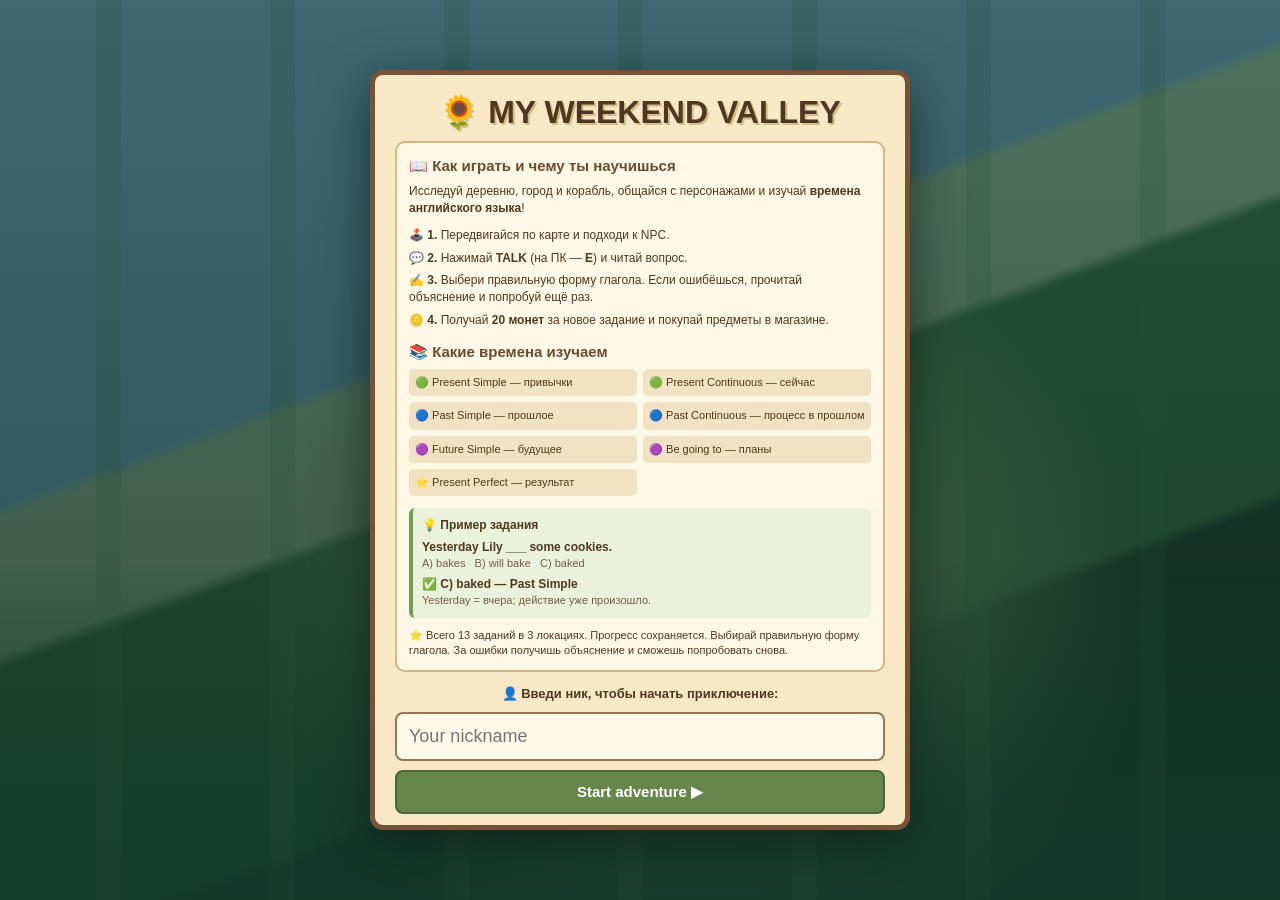
<file: weekend-game/play-v32.html>
<!doctype html><html lang="en"><head><meta charset="utf-8"><meta name="viewport" content="width=device-width,initial-scale=1,maximum-scale=1,user-scalable=no"><title>My Weekend Valley</title><style>
*{box-sizing:border-box}html,body{margin:0;overflow:hidden;width:100%;height:100%;background:#142c2d;font-family:Verdana,Arial,sans-serif;touch-action:none}canvas{display:block;width:100vw;height:100dvh;image-rendering:pixelated;touch-action:none}#hud{backdrop-filter:blur(6px);position:fixed;left:10px;top:10px;background:#382c23e8;color:#fff2ce;border:3px solid #c9a16c;box-shadow:0 4px #523d2b;border-radius:8px;padding:9px 12px;font-size:12px;line-height:1.7;pointer-events:none}#hud strong{font-size:15px}#quest{backdrop-filter:blur(6px);position:fixed;right:9px;top:10px;background:#382c23df;color:#ffe7ac;border:3px solid #c9a16c;border-radius:8px;padding:9px;font-size:11px;max-width:145px;pointer-events:none}#pad{position:fixed;bottom:25px;left:22px;width:124px;height:124px;border:3px solid #f4dcaa9c;border-radius:50%;background:#4c544b99;touch-action:none}#nub{position:absolute;left:40px;top:40px;width:40px;height:40px;background:#ffe2a2;border:3px solid #725b42;border-radius:50%}#act{position:fixed;bottom:43px;right:22px;width:91px;height:91px;border-radius:50%;border:4px solid #77512b;background:#f4bd63;color:#47321b;font-weight:900;font-size:13px}#modal{display:none;position:fixed;inset:0;background:#0d181acb;align-items:center;justify-content:center;padding:14px;z-index:3;touch-action:auto}#card{background:#f7e6bc;border:6px solid #795537;box-shadow:inset 0 0 0 3px #c79b62,0 10px 0 #30251d;color:#51351e;border-radius:12px;padding:20px;width:min(450px,100%);max-height:85dvh;overflow:auto;touch-action:auto}h2{margin:0 0 10px;font-size:22px}p{line-height:1.55;font-size:14px}textarea{width:100%;min-height:92px;border:3px solid #a47a4f;border-radius:7px;background:#fff9e8;padding:11px;font:16px Verdana;resize:vertical}#buttons{display:flex;gap:9px;margin-top:12px}#buttons button{flex:1;background:#65844d;border:3px solid #405a32;border-radius:7px;color:white;padding:11px;font-weight:bold}#buttons button:first-child{background:#a68159;border-color:#795637}#toast{position:fixed;left:50%;top:100px;transform:translateX(-50%);background:#382c23;color:#ffedae;border:2px solid #c9a16c;padding:10px 14px;border-radius:7px;display:none;text-align:center;font-size:13px;z-index:2;max-width:90vw}#tip{position:fixed;bottom:7px;left:42%;color:#fff3cc;background:#382c2399;font-size:10px;padding:5px;border-radius:4px}@media(min-width:850px){#pad,#act{opacity:.7}}@media(max-width:370px){#pad{width:104px;height:104px;left:10px}#nub{left:30px;top:30px}#act{right:10px;width:76px;height:76px}#quest{max-width:120px}}
#interior{display:none;position:fixed;inset:0;z-index:4;background:#241c16e8;align-items:center;justify-content:center;padding:12px}#room{width:min(620px,100%);height:min(620px,95dvh);background:#e4c08b;border:7px solid #735035;border-radius:12px;overflow:hidden}#scene{height:60%;background:linear-gradient(#a67d5a 0 70%,#b58a5a 70%);display:flex;align-items:flex-end;justify-content:center;position:relative}#scene:before{content:"";position:absolute;top:22px;left:12%;width:75px;height:95px;background:#93c8b6;border:10px solid #71503a}#portrait{font-size:clamp(100px,30vw,180px);line-height:1.1;filter:drop-shadow(6px 9px 1px #563a3066)}#roomTitle{position:absolute;right:10px;top:10px;background:#59402e;color:#fff2c6;padding:8px;border-radius:5px}#speech{height:40%;border-top:6px solid #735035;background:#f7e6be;padding:15px;display:flex;flex-direction:column;gap:9px;color:#493521}#speaker{font-weight:bold;font-size:20px}#dialogue{flex:1;font-size:15px;line-height:1.5}#roomButtons{display:flex;gap:10px}#roomButtons button{flex:1;padding:11px;background:#648451;border:3px solid #3e6135;color:white;border-radius:7px;font-weight:bold}#roomButtons #leave{background:#9c7854;border-color:#705238}#customBtn{position:fixed;right:12px;top:108px;z-index:2;background:#f3d38d;border:3px solid #765237;border-radius:9px;padding:9px;color:#51371f;font-weight:bold}#custom{display:none;position:fixed;inset:0;z-index:6;background:#241b17cc;align-items:center;justify-content:center;padding:14px}#customCard{background:#f9e8bd;border:6px solid #775034;border-radius:12px;padding:19px;width:min(400px,100%);color:#4b3525;max-height:90dvh;overflow:auto}#customCard h2{margin-bottom:14px}#customCard label{display:block;font-weight:bold;margin:12px 0 5px}#customCard select{width:100%;font-size:17px;padding:10px;background:#fff8e5;border:2px solid #8d6747;border-radius:6px}#customCard button{margin-top:16px;padding:12px;width:100%;background:#648a55;color:white;border:3px solid #43653c;border-radius:8px;font-weight:bold}#minigame{display:none;position:fixed;inset:0;z-index:7;background:#1d1716d9;align-items:center;justify-content:center;padding:12px}#miniCard{max-height:calc(100dvh - 24px);overflow-y:auto;box-sizing:border-box;width:min(520px,100%);background:#f8e7c2;border:6px solid #765034;border-radius:12px;padding:16px;text-align:center;color:#4b3421}#miniCanvas{width:100%;max-width:440px;aspect-ratio:4/3;image-rendering:pixelated;background:#b6d5d0;border:4px solid #775237;border-radius:8px;touch-action:manipulation}#miniCard{position:relative}#miniClose{background:#a9514a!important;border-color:#74382e!important}#miniCanvas{cursor:crosshair;box-sizing:border-box}#minigame{overscroll-behavior:contain}#miniClose{min-height:44px;touch-action:manipulation}#miniCard button{padding:10px 18px;margin:6px;background:#648854;border:3px solid #486639;color:white;border-radius:8px;font-weight:bold}#welcome,#market{display:none;position:fixed;inset:0;z-index:12;background:#1c1920dc;align-items:center;justify-content:center;padding:14px;touch-action:auto}#welcome{display:flex;min-height:100dvh;background:linear-gradient(#132d2688,#0d221bb0),radial-gradient(ellipse at 55% 68%,#86b879 0 16%,transparent 45%),linear-gradient(160deg,#72adcc 0 37%,#96c2a0 38% 48%,#3c7b4a 49% 70%,#1d4933 71%);overflow:hidden}#welcome:before{content:"";position:absolute;inset:-12%;pointer-events:none;opacity:.65;background:repeating-linear-gradient(90deg,transparent 0 76px,#264f3455 76px 101px,transparent 101px 174px),linear-gradient(0deg,#143c2e 0 15%,transparent 40%);animation:panWelcome 26s ease-in-out infinite alternate}#welcomeCard{position:relative;z-index:1;background:#f8e8c6ed;box-shadow:0 14px 50px #091b17aa}#welcomeCard h2{font-size:clamp(22px,5vw,32px);text-shadow:2px 2px #d4bd8d}@keyframes panWelcome{from{transform:translateX(-3%)}to{transform:translateX(3%)}}@media(prefers-reduced-motion:reduce){#welcome:before{animation:none}}#welcomeCard,#marketCard{background:#f8e8c6;color:#50371f;border:5px solid #795338;border-radius:13px;padding:22px;width:min(440px,100%);max-height:90dvh;overflow:auto;text-align:center;touch-action:auto}#welcomeCard input{width:100%;padding:12px;font-size:18px;border:2px solid #997450;border-radius:8px;background:#fff9e9;touch-action:auto}#welcomeCard button,#marketCard button{cursor:pointer;-webkit-tap-highlight-color:transparent;padding:11px 15px;background:#65874c;border:2px solid #49653b;border-radius:8px;color:white;font-weight:bold;margin-top:9px;min-height:44px;touch-action:manipulation}#marketCard .goods{display:grid;grid-template-columns:1fr 1fr;gap:9px;margin:12px 0}#marketCard .good{border:2px solid #d2b68d;border-radius:9px;padding:10px;background:#fff4d8}#marketCard .good button{width:100%;font-size:12px}#marketCard #marketExit{background:#a65b50;border-color:#87483f;width:100%}#shopBtn{position:fixed;right:12px;top:158px;z-index:2;background:#f3d38d;border:3px solid #765237;border-radius:9px;padding:9px;color:#51371f;font-weight:bold}#hud #nicknameHud{color:#ffe5a0}#toast{z-index:30;top:65px;pointer-events:none}#marketCard .good button:disabled{opacity:.6;background:#7e8977}#marketCard .good button{touch-action:manipulation;cursor:pointer}
/* Compact, accessible quest/status panels on phones and desktop */
#hud,#quest{pointer-events:auto;z-index:4;transition:transform .22s ease;will-change:transform}
#hud{padding-right:48px}
#quest{padding-left:47px;max-width:185px;min-width:145px}
#hud.panelClosed{transform:translateX(calc(-100% + 42px))}
#quest.panelClosed{transform:translateX(calc(100% - 42px))}
.panelToggle{position:absolute;top:7px;display:flex;align-items:center;justify-content:center;width:34px;height:36px;border:2px solid #87613e;border-radius:7px;background:#f5d18f;color:#4b3322;font-weight:900;font-size:18px;line-height:1;cursor:pointer;touch-action:manipulation;-webkit-tap-highlight-color:transparent;z-index:5}
#hud .panelToggle{right:4px}#quest .panelToggle{left:4px}
@media(max-width:700px){#tip{display:none}#hud,#quest{top:calc(10px + env(safe-area-inset-top,0px))}}
@media(prefers-reduced-motion:reduce){#hud,#quest{transition:none}}

/* Intro guide: readable on desktop and iPhone, independently scrollable */
#welcomeCard{width:min(540px,100%);max-height:min(92dvh,760px);overflow-y:auto;overscroll-behavior:contain;-webkit-overflow-scrolling:touch;padding:18px 20px}
#welcomeCard h2{margin-bottom:10px}
#gameGuide{text-align:left;background:#fff8e6;border:2px solid #d5b681;border-radius:10px;padding:12px;margin:8px 0 12px;color:#50371f;font-size:12px;line-height:1.4}
#gameGuide .guideTitle{font-weight:900;font-size:15px;color:#6c4a30;margin-bottom:7px}
#gameGuide .guideIntro{font-size:12px;margin:0 0 9px;line-height:1.45}
#gameGuide .guideSteps{display:grid;gap:6px}
#gameGuide .guideSteps span{display:block}
#gameGuide .guideTopicsTitle{margin-top:12px}
#gameGuide .guideTopics{display:grid;grid-template-columns:1fr 1fr;gap:6px;font-size:11px}
#gameGuide .guideTopics span{background:#f1e2c4;border-radius:5px;padding:6px}
#gameGuide .guideExample{background:#eaf2db;border-left:4px solid #739b5b;border-radius:6px;padding:9px;margin-top:12px}
#gameGuide .guideQuestion,#gameGuide .guideAnswer{font-weight:bold;font-size:12px;margin-top:5px}
#gameGuide .guideTranslation{font-size:11px;color:#745d45}
#gameGuide .guideNote{font-size:11px;margin:10px 0 0;line-height:1.4}
#welcomeCard .guideNickLabel{font-weight:bold;font-size:13px;margin:9px 0 8px}
#welcomeCard #nickSave{width:100%;font-size:15px}
@media(max-width:600px){#welcomeCard{padding:12px 13px;max-height:90dvh}#welcomeCard h2{font-size:21px}#gameGuide{padding:9px;font-size:11px}#gameGuide .guideTopics{grid-template-columns:1fr 1fr;gap:4px}#gameGuide .guideTopics span{font-size:10px;padding:5px}#gameGuide .guideTitle{font-size:13px}}

#grammarTopic{background:#e8d9b5;padding:8px 10px;border-radius:7px;font-weight:bold;font-size:13px;margin:8px 0}
#grammarChoices{display:grid;gap:9px;margin:12px 0}
.grammarChoice{width:100%;text-align:left;padding:13px;background:#fff9e8;color:#4d3521;border:2px solid #b68e5c;border-radius:8px;font-size:15px;cursor:pointer;touch-action:manipulation}
.grammarChoice.chosen{background:#d9edc8;border-color:#5f9045;box-shadow:0 0 0 2px #a2cb8d}
#grammarFeedback{min-height:24px;color:#4c6335;font-size:13px;font-weight:bold;line-height:1.5}
</style></head><body><canvas id="game"></canvas><div id="hud"><button id="toggleHud" class="panelToggle" type="button" aria-label="Свернуть информацию" aria-expanded="true" title="Информация о персонаже">−</button><div id="nicknameHud"></div><strong id="worldTitle">🌻 My Weekend Valley</strong><div id="clock">☀️ Day 1 · Spring</div><div>🪙 <span id="coins">0</span> · 🦋 <span id="butterflies">0</span></div><div>⭐ <span id="progress">0 / 7</span> grammar quests</div><div>📍 <span id="location">Village</span></div></div><div id="quest"><button id="toggleQuest" class="panelToggle" type="button" aria-label="Свернуть задания" aria-expanded="true" title="Задания">−</button>📜 <b>English Tenses</b><div id="task">Explore the village and talk to the locals!</div></div><div id="pad"><div id="nub"></div></div><button id="act">TALK</button><div id="tip">Move: WASD / arrows / click · E or Enter: interact</div><div id="toast"></div><button id="customBtn">🎨 Character</button><button id="shopBtn">🛍️ Shop</button><div id="custom"><div id="customCard"><h2>🎨 Your Character</h2><div id="preview" style="font-size:50px;text-align:center">🧑</div><label>Clothes</label><select id="outfit"><option value="#5576b8">Blue jacket</option><option value="#b95762">Red jacket</option><option value="#6b9964">Green jacket</option><option value="#a276bd">Purple jacket</option><option value="#e1b755">Yellow jacket</option></select><label>Hair</label><select id="hair"><option value="#59442c">Brown</option><option value="#29262b">Black</option><option value="#d9a94b">Blond</option><option value="#b76a43">Ginger</option><option value="#d6d0ca">Silver</option></select><label>Skin tone</label><select id="skin"><option value="#edb78b">Light</option><option value="#c88d60">Tan</option><option value="#946344">Brown</option><option value="#65452f">Dark</option></select><button id="customDone">Save character ✓</button></div></div><div id="welcome"><div id="welcomeCard"><h2>🌻 MY WEEKEND VALLEY</h2>
<section id="gameGuide" aria-label="Правила и темы игры">
<div class="guideTitle">📖 Как играть и чему ты научишься</div>
<p class="guideIntro">Исследуй деревню, город и корабль, общайся с персонажами и изучай <b>времена английского языка</b>!</p>
<div class="guideSteps"><span>🕹️ <b>1.</b> Передвигайся по карте и подходи к NPC.</span><span>💬 <b>2.</b> Нажимай <b>TALK</b> (на ПК — <b>E</b>) и читай вопрос.</span><span>✍️ <b>3.</b> Выбери правильную форму глагола. Если ошибёшься, прочитай объяснение и попробуй ещё раз.</span><span>🪙 <b>4.</b> Получай <b>20 монет</b> за новое задание и покупай предметы в магазине.</span></div>
<div class="guideTitle guideTopicsTitle">📚 Какие времена изучаем</div>
<div class="guideTopics"><span>🟢 Present Simple — привычки</span><span>🟢 Present Continuous — сейчас</span><span>🔵 Past Simple — прошлое</span><span>🔵 Past Continuous — процесс в прошлом</span><span>🟣 Future Simple — будущее</span><span>🟣 Be going to — планы</span><span>⭐ Present Perfect — результат</span></div>
<div class="guideExample"><b>💡 Пример задания</b><div class="guideQuestion">Yesterday Lily ___ some cookies.</div><div class="guideTranslation">A) bakes &nbsp; B) will bake &nbsp; C) baked</div><div class="guideAnswer">✅ C) baked — Past Simple</div><div class="guideTranslation">Yesterday = вчера; действие уже произошло.</div></div>
<p class="guideNote">⭐ Всего 13 заданий в 3 локациях. Прогресс сохраняется. Выбирай правильную форму глагола. За ошибки получишь объяснение и сможешь попробовать снова.</p>
</section>
<p class="guideNickLabel">👤 Введи ник, чтобы начать приключение:</p><input id="nickInput" maxlength="16" placeholder="Your nickname" autocomplete="nickname" enterkeyhint="go"><button id="nickSave" type="button">Start adventure ▶</button><p id="nickError" style="color:#a34236"></p></div></div><div id="market"><div id="marketCard"><h2>🛍️ Weekend Shop</h2><p>🪙 Your coins: <b id="marketCoins">0</b></p><p id="marketMessage" role="status" aria-live="polite" style="min-height:24px;font-weight:bold;color:#80502d"></p><div class="goods" id="goods"></div><button id="marketExit">🚪 Leave shop</button></div></div><div id="minigame"><div id="miniCard"><h2>🎯 Shooting Gallery</h2><p>Move your aim and shoot the moving cans! Hit all 7 targets in 7 shots to win 50 coins.</p><canvas id="miniCanvas" width="440" height="330"></canvas><p id="miniStatus"></p><button id="miniAgain">🔄 Reload / Retry</button><button id="miniClose">🚪 Exit game</button></div></div><div id="interior"><div id="room"><div id="scene"><div id="roomTitle"></div><div id="portrait"></div></div><div id="speech"><div id="speaker"></div><div id="dialogue"></div><div id="roomButtons"><button id="leave">Leave 🚪</button><button id="next">Next ▶</button></div></div></div></div><div id="modal"><div id="card"><h2 id="heading"></h2><p id="prompt"></p><div id="grammarTopic"></div><div id="grammarChoices" role="group" aria-label="Варианты ответа"></div><p id="grammarFeedback" role="status" aria-live="polite"></p><textarea id="answer" style="display:none" placeholder="Write your own answer in English..."></textarea><div id="buttons"><button id="close">Back</button><button id="save">Проверить ✓</button></div></div></div><script>
window.addEventListener('error',function(e){var p=document.getElementById('gameError');if(p){p.style.display='block';p.textContent='Ошибка игры: '+(e.message||'неизвестная ошибка')}});
window.addEventListener('unhandledrejection',function(e){var p=document.getElementById('gameError');if(p){p.style.display='block';p.textContent='Ошибка загрузки: '+String(e.reason&&e.reason.message||e.reason||'неизвестно')}});
</script>
<div id="gameError" style="display:none;position:fixed;z-index:50;left:10px;right:10px;bottom:155px;background:#682f2f;color:white;padding:12px;border-radius:8px;font:14px Arial;pointer-events:none"></div>
<script>
(function(){
  function startFromWelcome(){
    var input=document.getElementById('nickInput'),panel=document.getElementById('welcome'),error=document.getElementById('nickError');
    if(!input||!panel)return;
    var nick=(input.value||'').trim();
    if(!nick){if(error)error.textContent='Введите ник';return;}
    if(nick.length>16)nick=nick.slice(0,16);
    try{localStorage.setItem('weekendNickname',nick);}catch(e){}
    window.weekendPlayerNickname=nick;
    var hud=document.getElementById('nicknameHud');if(hud)hud.textContent='👤 '+nick;
    input.blur();panel.style.display='none';panel.hidden=true;document.body.style.touchAction='none';
  }
  window.startWeekendGame=startFromWelcome;
  function ready(){
    var btn=document.getElementById('nickSave'),input=document.getElementById('nickInput');
    if(btn){btn.onclick=startFromWelcome;btn.addEventListener('touchend',function(e){e.preventDefault();startFromWelcome();},{passive:false});}
    if(input)input.addEventListener('keydown',function(e){if(e.key==='Enter'){e.preventDefault();startFromWelcome();}});
    try{var old=localStorage.getItem('weekendNickname');if(old&&input)input.value=old;}catch(e){}
  }
  if(document.readyState==='loading')document.addEventListener('DOMContentLoaded',ready);else ready();
})();
</script>
<script>
(()=>{'use strict';const localStorage=(()=>{try{const storage=window.localStorage;const probe='__weekend_probe__';storage.setItem(probe,'1');storage.removeItem(probe);return storage}catch(e){const cache={};return {getItem:k=>Object.prototype.hasOwnProperty.call(cache,k)?cache[k]:null,setItem:(k,v)=>{cache[k]=String(v)},removeItem:k=>{delete cache[k]}}}})();const c=document.querySelector('#game'),g=c.getContext('2d');let W,H,D;function resize(){W=innerWidth;H=innerHeight;D=Math.min(devicePixelRatio||1,2);c.width=W*D;c.height=H*D;g.setTransform(D,0,0,D,0,0)}addEventListener('resize',resize);resize();
const TS=40,COLS=58,ROWS=45,WW=COLS*TS,WH=ROWS*TS,player={x:1120,y:890,dir:0,walk:0},keys={},joy={x:0,y:0};let clickTarget=null;let active=null,near=null,door=null,stall=null,tick=0,prev=0,inside=null,dialogueStep=0,world='village',portal=null;const avatar=JSON.parse(localStorage.getItem('weekendAvatar')||'{"outfit":"#5576b8","hair":"#59442c","skin":"#edb78b"}');const answers=JSON.parse(localStorage.getItem('weekendGrammarV1')||'{}');
let coins=Number(localStorage.getItem('weekendCoins')||0),butterflyCount=0;if(!localStorage.getItem('weekendStarterGiftV1')){coins+=100;localStorage.setItem('weekendCoins',String(coins));localStorage.setItem('weekendStarterGiftV1','1')}let nickname=window.weekendPlayerNickname||localStorage.getItem('weekendNickname')||'';const purchases=JSON.parse(localStorage.getItem('weekendPurchases')||'{}');const shopGoods=[{id:'hat',name:'🎩 Fancy Hat',price:35,description:'Wear a stylish hat'},{id:'crown',name:'👑 Golden Crown',price:120,description:'A royal look'},{id:'scarf',name:'🧣 Cozy Scarf',price:45,description:'A warm scarf'},{id:'sparkle',name:'✨ Sparkles',price:90,description:'Glitter around you'},{id:'pet',name:'🐈 Cat Friend',price:150,description:'A cat follows you'},{id:'balloon',name:'🎈 Balloon',price:65,description:'Carry a red balloon'}];const critters=Array.from({length:18},(_,i)=>({x:180+(i*257)%1930,y:170+(i*317)%1420,phase:i*1.7,speed:.3+i%3*.14,found:false}));const lanterns=[{x:1040,y:700},{x:1270,y:700},{x:1040,y:1030},{x:1270,y:1030},{x:760,y:790},{x:1530,y:790}];const quests=[{id:"farmer",x:580,y:610,name:"Mia the Farmer",icon:"👩‍🌾",tense:"Present Simple",topic:"Регулярные действия",q:"I ___ flowers every weekend.",choices:["plant","planted","will plant"],correct:0,hint:"I plant flowers every weekend.",explain:"Present Simple: I/you/we/they + глагол. Every weekend — регулярное действие."},{id:"fisher",x:1590,y:650,name:"Oliver the Fisher",icon:"🎣",tense:"Present Continuous",topic:"Действие сейчас",q:"Look! Oliver ___ a fish now.",choices:["catches","is catching","caught"],correct:1,hint:"Oliver is catching a fish now.",explain:"Present Continuous: am/is/are + глагол-ing. Now и Look! указывают на действие сейчас."},{id:"baker",x:1630,y:1180,name:"Lily the Baker",icon:"🥐",tense:"Past Simple",topic:"Прошедшее действие",q:"Yesterday Lily ___ some cookies.",choices:["bakes","will bake","baked"],correct:2,hint:"Yesterday Lily baked some cookies.",explain:"Past Simple: в утвердительном предложении глагол во 2-й форме или с -ed. Yesterday — вчера."},{id:"reader",x:530,y:1240,name:"Noah the Reader",icon:"📚",tense:"Past Continuous",topic:"Длительное действие в прошлом",q:"At 8 p.m. yesterday, Noah ___ a book.",choices:["was reading","reads","will read"],correct:0,hint:"Noah was reading a book.",explain:"Past Continuous: was/were + глагол-ing. Действие продолжалось в определённый момент прошлого."},{id:"musician",x:1150,y:440,name:"Ella the Musician",icon:"🎸",tense:"Future Simple",topic:"Планы и решения о будущем",q:"Tomorrow Ella ___ a new song.",choices:["played","plays","will play"],correct:2,hint:"Ella will play a new song.",explain:"Future Simple: will + начальная форма глагола. Tomorrow — завтра."},{id:"friend",x:1180,y:1450,name:"Alex the Friend",icon:"🧑",tense:"Present Perfect",topic:"Результат к настоящему",q:"Alex ___ already finished his homework.",choices:["has","have","did"],correct:0,hint:"Alex has already finished his homework.",explain:"Present Perfect: have/has + третья форма глагола. Alex = he, поэтому has."},{id:"shopkeeper",x:1950,y:930,name:"Sam the Shopkeeper",icon:"🛒",tense:"Present Simple",topic:"Вопросы и отрицания",q:"___ Sam work in the shop every day?",choices:["Do","Does","Did"],correct:1,hint:"Does Sam work in the shop every day?",explain:"Present Simple: Does + he/she/it + начальная форма глагола?"}];const regionalQuests={city:[{id:"city_guide",x:300,y:550,name:"Grace the Guide",icon:"🗺️",tense:"Past Simple",topic:"Вопрос о прошлом",q:"Where ___ you go last weekend?",choices:["did","do","will"],correct:0,hint:"Where did you go last weekend?",explain:"Past Simple: вопрос Did + подлежащее + начальная форма глагола. Last weekend — прошлые выходные."},{id:"city_driver",x:960,y:880,name:"Max the Driver",icon:"🚕",tense:"Future: going to",topic:"Намерения и планы",q:"Max ___ going to drive to the museum.",choices:["are","is","was"],correct:1,hint:"Max is going to drive to the museum.",explain:"Be going to: am/is/are + going to + глагол. Max = he, поэтому is."},{id:"city_artist",x:1530,y:1390,name:"Zoe the Artist",icon:"🎨",tense:"Present Continuous",topic:"Действие прямо сейчас",q:"Zoe ___ painting a picture at the moment.",choices:["was","will","is"],correct:2,hint:"Zoe is painting a picture.",explain:"Present Continuous: is + глагол-ing. At the moment — в данный момент."}],ship:[{id:"ship_captain",x:740,y:3010,name:"Captain Jack",icon:"👨‍✈️",tense:"Future Simple",topic:"Предсказание будущего",q:"I think the ship ___ arrive tomorrow.",choices:["will","did","is"],correct:0,hint:"The ship will arrive tomorrow.",explain:"Future Simple: will + начальная форма глагола. I think часто используется для предсказаний."},{id:"ship_guest",x:1590,y:2180,name:"Rose the Passenger",icon:"🌹",tense:"Present Perfect",topic:"Опыт и результат",q:"Rose ___ never visited London.",choices:["have","has","was"],correct:1,hint:"Rose has never visited London.",explain:"Present Perfect: has + третья форма visited. Never означает «никогда»."},{id:"ship_sailor",x:740,y:1170,name:"Finn the Sailor",icon:"⚓",tense:"Past Continuous",topic:"Два действия в прошлом",q:"Finn ___ sleeping when the bell rang.",choices:["is","will be","was"],correct:2,hint:"Finn was sleeping when the bell rang.",explain:"Past Continuous: was + глагол-ing; Past Simple (rang) — короткое событие, которое прервало действие."}]};const allQuests=[...quests,...regionalQuests.city,...regionalQuests.ship];const questTotal=allQuests.length;const houses=[{x:330,y:360,c:'#e7ac72',roof:'#a64d47',label:'FARM'},{x:1400,y:270,c:'#e3c795',roof:'#8d668d',label:'MUSIC'},{x:1420,y:970,c:'#f0b0a2',roof:'#b96b42',label:'BAKERY'},{x:290,y:1010,c:'#b8bbdf',roof:'#7668a2',label:'LIBRARY'},{x:1780,y:720,c:'#c6d99d',roof:'#6a9663',label:'SHOP'},{x:850,y:1230,c:'#ead5a4',roof:'#a06d52',label:'HOME'}];
const roomPeople=[['👩‍🌾','Mia',['Welcome to my farmhouse!','I grow vegetables and flowers.','Have a lovely weekend!']],['👩‍🎤','Ella',['Welcome to my music room!','I practice guitar every day.','Music makes life better!']],['👩‍🍳','Lily',['Welcome to my bakery!','Our bread is always fresh.','Enjoy your weekend!']],['👨‍🏫','Noah',['Welcome to the library!','I love reading adventure stories.','See you soon!']],['🧑‍💼','Sam',['Hello! Welcome to my shop.','We sell useful things for the village.','Have a great day!']],['🧑','Alex',['Welcome home!','Relax and enjoy your free time.','See you around!']]];let seed=57;function rand(){seed=(seed*1664525+1013904223)>>>0;return seed/4294967296}const deco=[];for(let i=0;i<750;i++){let x=35+rand()*(WW-70),y=35+rand()*(WH-70);if(Math.abs(x-1150)<135||Math.abs(y-900)<95||houses.some(h=>Math.abs(x-h.x)<185&&Math.abs(y-h.y)<175)||quests.some(q=>Math.hypot(q.x-x,q.y-y)<115)||x>1680&&y<670)continue;deco.push({x,y,type:rand(),s:rand()})}
const flowers=[];for(let i=0;i<260;i++)flowers.push({x:rand()*WW,y:rand()*WH,t:rand()});
const walkers=Array.from({length:16},(_,i)=>({x:210+(i*347)%1880,y:210+(i*271)%1390,vx:0,vy:0,wait:0,speed:.55+(i%5)*.12,shirt:['#bd8d61','#7b9fbe','#d28b99','#9f87b5','#8ca76b','#d9ae69'][i%6],name:['Ben','Kate','Tom','Rose','Jack','Emma','Max','Amy','Leo','Lucy','Finn','Zoe','Dan','Ivy','Paul','May'][i],bubbleUntil:0,cooldown:0,hello:false}));const greetings=['Hello! How are you?','Hey! Nice to see you!','Hi there!','How is your day going?','Lovely weather today!','Good morning, neighbor!','Hope you have a great day!','Hey, how are things?'];function updateWalkers(dt){for(const n of walkers){n.wait-=dt;if(n.wait<=0){let angle=Math.random()*Math.PI*2;n.vx=Math.cos(angle);n.vy=Math.sin(angle);n.wait=45+Math.random()*145;if(Math.random()<.25){n.vx=0;n.vy=0;n.wait=25+Math.random()*65}}let nx=n.x+n.vx*n.speed*dt,ny=n.y+n.vy*n.speed*dt;if(nx<50||nx>WW-50)n.vx*=-1;else n.x=nx;if(ny<60||ny>WH-60)n.vy*=-1;else n.y=ny;let distance=Math.hypot(player.x-n.x,player.y-n.y);if(distance<112&&!n.hello&&tick>n.cooldown){n.bubbleUntil=tick+175;n.cooldown=tick+650;n.message=greetings[Math.floor(Math.random()*greetings.length)];n.hello=true}else if(distance>170)n.hello=false;}}function drawWalkers(){for(const n of walkers){character(n.x,n.y+Math.sin(tick*.07+n.x)*2,n.shirt);if(n.bubbleUntil>tick){const msg=n.message||'Hello!';g.font='bold 13px Verdana';const width=Math.max(90,g.measureText(msg).width+25);rect(n.x-width/2,n.y-92,width,32,'#4c382b');rect(n.x-width/2+3,n.y-89,width-6,26,'#fff2cf');g.fillStyle='#4c382b';g.beginPath();g.moveTo(n.x-6,n.y-60);g.lineTo(n.x+6,n.y-60);g.lineTo(n.x,n.y-51);g.fill();g.fillStyle='#4c382b';g.textAlign='center';g.fillText(msg,n.x,n.y-71)}}}
function rect(x,y,w,h,col){g.fillStyle=col;g.fillRect(x,y,w,h)}function circle(x,y,r,col){g.fillStyle=col;g.beginPath();g.arc(x,y,r,0,Math.PI*2);g.fill()}function label(t,x,y,size=15,col='#f8f1c7'){g.font='bold '+size+'px Verdana';g.textAlign='center';g.lineWidth=4;g.strokeStyle='#49392b';g.strokeText(t,x,y);g.fillStyle=col;g.fillText(t,x,y)}
function drawHouse(h){rect(h.x-93,h.y-27,186,128,'#304c3540');rect(h.x-89,h.y-42,178,132,'#684e3a');rect(h.x-83,h.y-35,166,120,h.c);for(let i=0;i<6;i++)rect(h.x-79,h.y-22+i*18,158,2,'#674b3450');rect(h.x-101,h.y-66,202,35,'#583e42');rect(h.x-94,h.y-98,188,44,h.roof);for(let i=0;i<8;i++)rect(h.x-87+i*23,h.y-91+(i%2)*8,20,3,'#fff0d033');rect(h.x-103,h.y-65,206,8,'#e9c68e');for(const wx of [-49,48]){rect(h.x+wx-22,h.y-17,44,45,'#65483a');rect(h.x+wx-17,h.y-12,34,34,'#a6d7df');rect(h.x+wx-15,h.y-10,30,30,'#f8db92aa');rect(h.x+wx-2,h.y-12,4,34,'#fff2d4');rect(h.x+wx-17,h.y+2,34,4,'#fff2d4');rect(h.x+wx-25,h.y+26,50,7,'#e6c18c')}rect(h.x-23,h.y+32,46,61,'#5c4035');rect(h.x-17,h.y+36,34,54,'#946743');circle(h.x+12,h.y+68,4,'#f6d889');rect(h.x-27,h.y+90,54,8,'#d8b38b');label(h.label,h.x,h.y-114,13)}
function tree(x,y,r){circle(x+9,y+10,r+5,'#263f3655');rect(x-7,y-2,14,32,'#765037');rect(x-4,y+4,4,20,'#a67950');circle(x-12,y-20,r*.85,'#2e6f4e');circle(x+13,y-20,r*.85,'#397d52');circle(x,y-36,r,'#478c57');circle(x-9,y-39,r*.55,'#69aa66');circle(x+9,y-31,r*.5,'#5ba35e');circle(x-5,y-47,3,'#d2dc9d')}
function character(x,y,shirt,hair='#60422d',skin='#edb78b',motion=0,wave=false){const stride=Math.sin(motion)*5,arm=Math.sin(motion)*7;circle(x,y+14,13,'#345a3e66');rect(x-10,y+2+stride,8,12,'#534f6d');rect(x+3,y+2-stride,8,12,'#534f6d');rect(x-12,y-18,24,24,shirt);g.save();g.translate(x-13,y-14);g.rotate(arm*.045);rect(-7,0,7,20,shirt);rect(-7,15,7,6,skin);g.restore();g.save();g.translate(x+13,y-14);g.rotate(wave?-.85+Math.sin(tick*.14)*.25:-arm*.045);rect(0,0,7,20,shirt);rect(0,15,7,6,skin);g.restore();circle(x,y-24,12,skin);circle(x,y-31,12,hair);rect(x-11,y-29,22,12,skin);rect(x-6,y-25,3,3,'#392f27');rect(x+4,y-25,3,3,'#392f27')}
const stalls=[{x:1290,y:1110,label:'🎯 CAN TOSS'},{x:860,y:630,label:'🎯 FAIR GAME'}];const gates=[{x:2180,y:890,to:'city',label:'🏙️ CITY'},{x:1100,y:160,to:'ship',label:'🚢 SHIP'}];const extraNPC={city:[{x:640,y:500,name:'Officer Ben',icon:'👮',lines:['Welcome to the city!','The streets are busy today.','Have a safe weekend!']},{x:1510,y:1180,name:'Artist Zoe',icon:'🎨',lines:['Hello from the city!','I love painting colorful buildings.','Enjoy exploring!']}],ship:[{x:750,y:2830,name:'Captain Jack',icon:'👨‍✈️',lines:['Ahoy! Welcome aboard!','We are sailing toward a new adventure.','Enjoy the ocean breeze!']},{x:1580,y:2600,name:'Sailor Finn',icon:'🧑‍✈️',lines:['Hello, traveler!','The sea looks beautiful today.','Have a great journey!']}]};let extraNear=null;function drawExtraNPCs(){for(const n of regionalQuests[world]){character(n.x,n.y,'#5c89ad','#60422d','#edb78b',0,Math.hypot(player.x-n.x,player.y-n.y)<105);label((answers[n.id]?'✓ ':'⭐ ')+n.name,n.x,n.y-54,14);if(Math.hypot(player.x-n.x,player.y-n.y)<105)label('QUEST / E',n.x,n.y-81,14)}for(const n of extraNPC[world]){character(n.x,n.y,'#8d659e','#60422d','#edb78b',0,Math.hypot(player.x-n.x,player.y-n.y)<105);label(n.name,n.x,n.y-55,14);if(Math.hypot(player.x-n.x,player.y-n.y)<100)label('TALK / E',n.x,n.y-80,14)}}const cityCrowd=Array.from({length:28},(_,i)=>({x:190+(i*277)%1930,y:150+(i*233)%1450,phase:i*2.3,color:['#d88c70','#6d8cbb','#ba91b8','#8bad7a'][i%4]}));const cars=Array.from({length:16},(_,i)=>({lane:i%4,offset:i*189,speed:.65+(i%5)*.24,color:['#d95753','#f2c864','#71a8d1','#eee5d5','#6a907b'][i%5]}));const shipCrew=Array.from({length:24},(_,i)=>({x:i%2?1590:730,y:650+Math.floor(i/2)*205,phase:i*1.3,color:['#fff2d4','#50759b','#ba795e'][i%3],dx:0,dy:1,timer:0,pause:0,speed:.45+(i%4)*.12}));const SH=3600;const shipWalls=[{x:855,y:690,w:600,h:1950},{x:965,y:2750,w:390,h:180}];const shipDeckPath=new Path2D();shipDeckPath.moveTo(1160,155);shipDeckPath.bezierCurveTo(1470,270,1655,470,1675,780);shipDeckPath.lineTo(1675,2930);shipDeckPath.bezierCurveTo(1675,3140,1450,3360,1160,3420);shipDeckPath.bezierCurveTo(870,3360,645,3140,645,2930);shipDeckPath.lineTo(645,780);shipDeckPath.bezierCurveTo(665,470,850,270,1160,155);shipDeckPath.closePath();const deckTest=document.createElement('canvas').getContext('2d');function shipWalkable(x,y){if(!Number.isFinite(x)||!Number.isFinite(y)||y<205||y>3370)return false;for(const [ox,oy] of [[0,0],[-25,0],[25,0],[0,-25],[0,25]])if(!deckTest.isPointInPath(shipDeckPath,x+ox,y+oy))return false;return !shipWalls.some(r=>x>r.x-23&&x<r.x+r.w+23&&y>r.y-24&&y<r.y+r.h+24)}function rescueShipCrew(n){const safe=[[730,1050],[1590,1050],[730,1650],[1590,1650],[730,2300],[1590,2300],[900,3050],[1420,3050],[1160,3170]];let best=null,dist=Infinity;for(const [x,y] of safe){if(!shipWalkable(x,y))continue;const d=(n.x-x)**2+(n.y-y)**2;if(d<dist){dist=d;best=[x,y]}}if(best){n.x=best[0];n.y=best[1]}else{n.x=1160;n.y=3170}n.dx=0;n.dy=0;n.timer=0;n.pause=10}function shipMove(n,dt){if(!shipWalkable(n.x,n.y))rescueShipCrew(n);if(n.pause>0){n.pause-=dt;return}n.timer-=dt;if(n.timer<=0){n.timer=65+Math.random()*125;const a=Math.random()*Math.PI*2;n.dx=Math.cos(a);n.dy=Math.sin(a);if(Math.random()<.2){n.pause=25+Math.random()*65;return}}const nx=n.x+n.dx*n.speed*dt,ny=n.y+n.dy*n.speed*dt;if(shipWalkable(nx,ny)){n.x=nx;n.y=ny}else{n.timer=0;n.dx*=-1;n.dy*=-1}}function drawCity(){rect(0,0,WW,WH,'#819d89');for(let i=0;i<240;i++){const x=(i*173)%WW,y=(i*277)%WH;rect(x,y,7,2,'#e3e5d33a')}for(let x=0;x<WW;x+=340){rect(x+122,0,126,WH,'#6c7076');rect(x+181,0,6,WH,'#d5c78c')}for(let y=0;y<WH;y+=360){rect(0,y+120,WW,132,'#6c7076');rect(0,y+180,WW,6,'#d5c78c')}for(let x=0;x<WW;x+=340)for(let y=0;y<WH;y+=360){const height=95+((x*3+y*7)%100);rect(x+5,y+8,107,108,'#535765');rect(x+10,y+12,97,100,'#a5a9b8');rect(x+20,y+15-height*.17,83,85+height*.17,((x+y)/20)%2===0?'#b2b8c5':'#7f9cae');for(let a=0;a<4;a++)for(let b=0;b<4;b++)rect(x+27+a*18,y+18+b*19,11,12,(a+b)%3===0?'#ffe6a0':'#9fd6e7');rect(x+265,y+260,27,38,'#73583b');circle(x+278,y+245,28,'#4b976a');rect(x+5,y+107,100,8,'#3e6774')}const phase=tick%720,greenVertical=phase<340;for(let x=0;x<WW;x+=340)for(let y=0;y<WH;y+=360){rect(x+113,y+103,10,25,'#333b36');circle(x+118,y+109,4,greenVertical?'#4d5946':'#f45243');circle(x+118,y+120,4,greenVertical?'#6ee083':'#494d43');rect(x+249,y+253,10,25,'#333b36');circle(x+254,y+259,4,greenVertical?'#f45243':'#494d43');circle(x+254,y+270,4,greenVertical?'#494d43':'#6ee083')}for(let i=0;i<cars.length;i++){const c=cars[i],vertical=c.lane%2===0,roadIndex=Math.floor(i/4),roadStart=vertical?roadIndex*340:roadIndex*360,track=vertical?WH:WW;let pos=(c.offset+tick*c.speed*2.1)%track;const lightPositions=vertical?[120,480,840,1200,1560]:[122,462,802,1142,1482,1822,2162];if((vertical?!greenVertical:greenVertical)){for(const light of lightPositions){const stop=light-42;if(pos>stop&&pos<light+80)pos=stop}}const x=vertical?roadIndex*340+(c.lane===0?151:216):pos,y=vertical?pos:roadIndex*360+(c.lane===1?151:215);g.save();g.translate(x,y);if(vertical)g.rotate(Math.PI/2);rect(-24,-13,48,26,'#292e37');rect(-20,-12,40,24,c.color);rect(-9,-10,18,20,'#c1e3e8');rect(-20,-14,8,4,'#fff3b2');g.restore()}for(const n of cityCrowd){const x=n.x+Math.sin(tick*.013+n.phase)*52,y=n.y+Math.cos(tick*.011+n.phase)*45;character(x,y+Math.sin(tick*.08+n.phase)*2,n.color,'#60422d','#edb78b',tick*.08+n.phase)}}function drawShip(){rect(0,0,WW,SH,'#367eaa');for(let i=0;i<260;i++){const x=(i*293+tick*.6)%WW,y=(i*179+Math.sin(tick*.03+i)*12)%SH;rect(x,y,30+Math.sin(tick*.04+i)*9,3,'#a3e0e88c')}g.fillStyle='#252d39';g.beginPath();g.moveTo(1160,110);g.bezierCurveTo(1510,240,1710,410,1745,780);g.lineTo(1745,2940);g.bezierCurveTo(1745,3200,1470,3430,1160,3500);g.bezierCurveTo(850,3430,575,3200,575,2940);g.lineTo(575,780);g.bezierCurveTo(610,410,810,240,1160,110);g.fill();g.fillStyle='#c6a077';g.beginPath();g.moveTo(1160,155);g.bezierCurveTo(1470,270,1655,470,1675,780);g.lineTo(1675,2930);g.bezierCurveTo(1675,3140,1450,3360,1160,3420);g.bezierCurveTo(870,3360,645,3140,645,2930);g.lineTo(645,780);g.bezierCurveTo(665,470,850,270,1160,155);g.fill();g.save();g.clip(shipDeckPath);for(let y=450;y<3320;y+=48)rect(645,y,1030,3,'#a57f5b');for(let y=500;y<3300;y+=80){rect(675,y,13,32,'#ead2a2');rect(1632,y,13,32,'#ead2a2')}for(let i=0;i<28;i++){const y=650+i*93;circle(687,y,6,'#e9d5ad');circle(1633,y,6,'#e9d5ad')}for(let i=0;i<18;i++){const x=730+(i*83)%850,y=400+(i*191)%2750;if(x>850&&x<1460&&y>690&&y<2630)continue;rect(x,y,25,2,'#f9e4bd55')}g.restore();rect(690,650,940,22,'#f2ead8');rect(680,2850,960,20,'#f2ead8');rect(865,690,590,1930,'#444956');rect(880,706,560,1900,'#f1eee4');for(let y=740;y<2580;y+=70)for(let x=905;x<1410;x+=72)rect(x,y,37,35,'#9bc6d0');rect(975,2750,370,180,'#e8e4d8');for(let x=995;x<1325;x+=66)rect(x,2775,37,40,'#96c4d0');for(let i=0;i<4;i++){const y=915+i*440;rect(1065,y-58,190,118,'#e5dfd2');rect(1095,y-45,130,92,'#b66a43');rect(1090,y-54,140,31,'#282f37');for(let j=0;j<6;j++){const p=(tick*.85+j*29+i*14)%175;circle(1160+Math.sin(tick*.021+j+i)*32,y-80-p,12+p*.12,p<105?'#d4d8d777':'#d4d8d82e')}}for(let y=740;y<2950;y+=220){for(const x of [718,1602]){rect(x-30,y-68,60,128,'#f3eee0');rect(x-22,y-55,44,100,'#c18a57');rect(x-18,y-47,36,24,'#fff6e7')}}rect(780,405,760,60,'#f4eee3');rect(800,480,720,22,'#756c65');rect(1120,295,80,180,'#eee9dc');circle(1160,328,27,'#7b9baa');rect(850,3030,620,24,'#eae4d6');for(const n of shipCrew){if(shipWalkable(n.x,n.y))character(n.x,n.y,n.color,'#60422d','#edb78b',tick*.06+n.phase)}label('RMS WEEKEND · GRAND LINER',1160,3090,23);label('BOW ↑',1160,480,18);label('STERN ↓',1160,3260,18)} function renderExtra(){const scale=cameraScale();followPlayerCamera(scale);const cx=smoothCamera.x,cy=smoothCamera.y;g.setTransform(D,0,0,D,0,0);rect(0,0,W,H,world==='city'?'#88a28e':'#438cb6');g.save();g.scale(scale,scale);g.translate(-cx,-cy);if(world==='city')drawCity();else drawShip();drawExtraNPCs();drawPlayer();label('↩ RETURN / E',world==='city'?180:1160,world==='city'?880:3140,17);g.restore();document.querySelector('#location').textContent=near?near.name:world==='city'?'Busy City':'Ocean Liner';document.querySelector('#task').textContent=allQuests.every(q=>answers[q.id])?'All stories complete! 🌟':'⭐ '+regionalQuests[world].filter(q=>answers[q.id]).length+'/'+regionalQuests[world].length+' tense exercises · Explore all 3 locations';document.querySelector('#progress').textContent=allQuests.filter(q=>answers[q.id]).length+' / '+questTotal;document.querySelector('#act').textContent=portal?'RETURN':near?'QUEST':extraNear?'TALK':'EXPLORE'} function switchWorld(to){world=to;document.querySelector('#worldTitle').textContent=to==='city'?'🏙️ Добро пожаловать в город':to==='ship'?'🚢 Добро пожаловать на Титаник':'🌻 My Weekend Valley';clickTarget=null;joy.x=joy.y=0;reset();if(to==='village'){player.x=to==='village'?1100:player.x;player.y=850}else if(to==='city'){player.x=300;player.y=870}else{player.x=1150;player.y=3140}followPlayerCamera(cameraScale(),true);toast(to==='city'?'🏙️ Welcome to the city!':to==='ship'?'🚢 Welcome aboard!':'🌻 Back in the valley!')}function showExtraDialogue(n){inside='extra';dialogueStep=0;document.querySelector('#interior').style.display='flex';document.querySelector('#roomTitle').textContent=world==='city'?'CITY':'SHIP DECK';document.querySelector('#portrait').textContent=n.icon;window.currentExtra=n;showDialogue()}function drawPlayer(){character(player.x,player.y+Math.sin(player.walk)*2,avatar.outfit,avatar.hair,avatar.skin,player.walk);if(purchases.hat)label('🎩',player.x,player.y-58,17);if(purchases.crown)label('👑',player.x,player.y-58,17);if(purchases.scarf)rect(player.x-12,player.y-10,24,6,'#d95965');if(purchases.sparkle){circle(player.x-25+Math.sin(tick*.08)*6,player.y-25,3,'#ffef8a');circle(player.x+25,player.y-12+Math.cos(tick*.09)*9,3,'#ffe58a')}if(purchases.pet){label('🐈',player.x-43,player.y+15,20)}if(purchases.balloon){g.strokeStyle='#87695b';g.lineWidth=2;g.beginPath();g.moveTo(player.x+18,player.y-13);g.lineTo(player.x+32,player.y-73);g.stroke();label('🎈',player.x+32,player.y-80,20)}if(nickname)label(nickname,player.x,player.y-(purchases.hat||purchases.crown?100:76),14)}function refreshMarket(){document.querySelector('#marketCoins').textContent=coins;document.querySelector('#goods').innerHTML=shopGoods.map(item=>'<div class="good"><b>'+item.name+'</b><p>'+item.description+'</p><button data-buy="'+item.id+'">'+(purchases[item.id]?'✓ Owned':item.price+' 🪙')+'</button></div>').join('');for(const b of document.querySelectorAll('[data-buy]')){const item=shopGoods.find(x=>x.id===b.dataset.buy);b.disabled=!!purchases[item.id];b.onclick=()=>{const msg=document.querySelector('#marketMessage');if(coins<item.price){msg.textContent='❌ Not enough coins! Need '+(item.price-coins)+' more 🪙';toast('🪙 Not enough coins!');return}coins-=item.price;purchases[item.id]=true;localStorage.setItem('weekendPurchases',JSON.stringify(purchases));localStorage.setItem('weekendCoins',String(coins));refreshMarket();document.querySelector('#marketMessage').textContent='✅ Purchased '+item.name+'!';toast('🎉 Purchased '+item.name+'!')}}}function openMarket(){clickTarget=null;document.querySelector('#market').style.display='flex';document.querySelector('#marketMessage').textContent='Tap an item to buy it. Starter bonus: 100 coins!';refreshMarket()}function closeMarket(){document.querySelector('#market').style.display='none'}document.querySelector('#shopBtn').onclick=openMarket;document.querySelector('#marketExit').onclick=closeMarket;document.querySelector('#market').addEventListener('pointerdown',e=>{if(e.target.id==='market')closeMarket()});function enterGame(){const input=document.querySelector('#nickInput');const name=input.value.trim();const error=document.querySelector('#nickError');if(name.length<1||name.length>16){error.textContent='Введите ник от 1 до 16 символов';return}try{nickname=name;localStorage.setItem('weekendNickname',nickname)}catch(err){nickname=name}error.textContent='';input.blur();document.querySelector('#welcome').style.display='none';document.querySelector('#nicknameHud').textContent='👤 '+nickname;toast('🌻 Welcome, '+nickname+'!')}document.querySelector('#nickSave').addEventListener('click',()=>{enterGame();if(window.startWeekendGame)window.startWeekendGame()});document.querySelector('#nickInput').addEventListener('keydown',e=>{if(e.key==='Enter'){e.preventDefault();e.stopPropagation();enterGame()}});if(nickname){document.querySelector('#nickInput').value=nickname;document.querySelector('#nicknameHud').textContent='👤 '+nickname}else void 0;const smoothCamera={x:0,y:0,ready:false};
function cameraScale(){return Math.min(1.05,Math.max(.66,W/900))}
function followPlayerCamera(scale,snap=false){
  const worldHeight=world==='ship'?SH:WH;
  const maxX=Math.max(0,WW-W/scale),maxY=Math.max(0,worldHeight-H/scale);
  const targetX=Math.max(0,Math.min(maxX,player.x-W/(2*scale)));
  const targetY=Math.max(0,Math.min(maxY,player.y-H/(2*scale)));
  if(snap||!smoothCamera.ready){smoothCamera.x=targetX;smoothCamera.y=targetY;smoothCamera.ready=true}
  else{const ease=.17;smoothCamera.x+=(targetX-smoothCamera.x)*ease;smoothCamera.y+=(targetY-smoothCamera.y)*ease}
}
addEventListener('resize',()=>{smoothCamera.ready=false});
function setupInfoPanels(){
  const isPhone=window.matchMedia?window.matchMedia('(max-width:700px)').matches:innerWidth<701;
  for(const [panelId,buttonId,openedName] of [['hud','toggleHud','Информация'],['quest','toggleQuest','Задания']]){
    const panel=document.getElementById(panelId),button=document.getElementById(buttonId);
    if(!panel||!button)continue;
    const update=(closed)=>{panel.classList.toggle('panelClosed',closed);button.textContent=closed?(panelId==='hud'?'▶':'◀'):'−';button.setAttribute('aria-expanded',String(!closed));button.setAttribute('aria-label',(closed?'Открыть ':'Свернуть ')+openedName)};
    update(isPhone);button.addEventListener('click',()=>update(!panel.classList.contains('panelClosed')));
  }
}
setupInfoPanels();
function drawGrassDetails(){for(let i=0;i<850;i++){const x=(i*197+37)%WW,y=(i*331+71)%WH;if((x>1015&&x<1270)||(y>785&&y<990)||(x>1650&&y<640))continue;const k=(i*37)%5;rect(x,y,2,5,k<2?'#3f86504f':'#d6d99466');rect(x+5,y+2,2,3,'#326e4155')}for(let i=0;i<55;i++){const x=180+(i*271)%1890,y=140+(i*179)%1470;if(x>1600&&y<630)continue;circle(x,y,3,i%2?'#ffe2a4':'#f2c4dd')}}function drawWaterHighlights(){g.save();g.beginPath();g.ellipse(1870,300,351,250,-.2,0,Math.PI*2);g.clip();for(let i=0;i<32;i++){const x=1510+(i*79+tick*(.3+i%3*.2))%710,y=90+(i*53)%430;rect(x,y,24+i%3*12,3,i%2?'#d9f7d688':'#f2ffff77')}g.restore()}function render(){if(world!=='village'){renderExtra();return}const scale=cameraScale();followPlayerCamera(scale);const camX=smoothCamera.x,camY=smoothCamera.y;g.setTransform(D,0,0,D,0,0);rect(0,0,W,H,'#78b765');g.save();g.scale(scale,scale);g.translate(-camX,-camY);rect(0,0,WW,WH,'#83bb67');for(let y=0;y<ROWS;y++)for(let x=0;x<COLS;x++){let v=(x*13+y*17+x*y*3)%11;if(v<3)rect(x*TS,y*TS,TS,TS,v===0?'#88c16d':'#7db563')}
rect(1050,0,185,WH,'#cbb17e');rect(0,810,WW,160,'#cbb17e');rect(1030,790,225,205,'#e0c58b');rect(475,530,720,65,'#d3b984');rect(1640,510,80,720,'#d3b984');rect(460,930,70,450,'#d3b984');rect(1100,1390,700,70,'#d3b984');drawGrassDetails();
g.fillStyle='#66b9cc';g.beginPath();g.ellipse(1870,300,360,260,-.2,0,7);g.fill();g.strokeStyle='#b1e4bd';g.lineWidth=17;g.stroke();for(let i=0;i<8;i++)circle(1730+i*46,285+Math.sin(i*2)*25,5,'#b4e9e9');drawWaterHighlights();
flowers.forEach(f=>{if(f.x>1680&&f.y<650)return;rect(f.x,f.y,4,7,'#3d9851');circle(f.x+2,f.y,3,f.t<.35?'#fff3aa':f.t<.7?'#f4c5dc':'#d8d0ff')});
for(let x=70;x<900;x+=60){rect(x,1580,6,60,'#8b653c');rect(x,1590,55,7,'#b98c51')}
deco.forEach(t=>{if(t.type<.38)tree(t.x,t.y,15+t.s*9);else if(t.type<.55){circle(t.x,t.y,9,'#9e9e83');circle(t.x-2,t.y-3,4,'#c6c5ad')}else if(t.type<.75){rect(t.x,t.y,3,8,'#4c9552');circle(t.x,t.y,4,t.s<.5?'#ffdfa0':'#e5b7de')}});
houses.forEach(drawHouse);
for(const l of lanterns){rect(l.x-3,l.y-30,6,38,'#6c4a2e');rect(l.x-11,l.y-42,22,17,'#5b4937');rect(l.x-7,l.y-39,14,12,'#f9d67d');circle(l.x,l.y-35,4,'#fff1a2')}
circle(1160,890,53,'#9a9781');circle(1160,885,45,'#5caec2');circle(1160,885,31,'#87d4dc');circle(1160,875,13,'#ded1a4');circle(1160,863,7,'#f4e8c2');
for(const b of critters){if(b.found)continue;const wing=Math.sin(tick*.18+b.phase)*7;circle(b.x-6,b.y+wing*.3,6,'#f6cb65');circle(b.x+6,b.y-wing*.3,6,'#f5a9cc');circle(b.x,b.y,3,'#64462b')}
drawWalkers();
for(let i=0;i<7;i++){let q=quests[i];character(q.x,q.y,['#bc815c','#5785a1','#c87987','#6c9a65','#a77fc2','#cdad53','#7b9d8d'][i]);label(q.name,q.x,q.y-55,13);if(answers[q.id])label('⭐',q.x+40,q.y-30,17);else{circle(q.x+30,q.y-42,12,'#f7d66d');label('!',q.x+30,q.y-37,15,'#5c432d')}}
for(const st of stalls){rect(st.x-55,st.y-30,110,55,'#bd7c48');rect(st.x-64,st.y-54,128,27,'#b44c4b');for(let j=0;j<5;j++)rect(st.x-58+j*24,st.y-51,13,20,'#f9e6b8');label(st.label,st.x,st.y-68,14)}for(const gate of gates)label(gate.label+' / E',gate.x,gate.y-30,18);if(door)label('🚪 ENTER / E',door.x,door.y+118,16);drawPlayer();if(near){g.strokeStyle='#fff4b3';g.lineWidth=3;g.beginPath();g.arc(near.x,near.y,54,0,7);g.stroke();label('TALK',near.x,near.y-76,15)}const hour=(6+Math.floor(tick/550))%24;const night=hour>=19||hour<6;g.restore();if(night){rect(0,0,W,H,'#14244936');g.save();g.scale(scale,scale);g.translate(-camX,-camY);for(const l of lanterns){const halo=g.createRadialGradient(l.x,l.y-35,3,l.x,l.y-35,115);halo.addColorStop(0,'#f9db7922');halo.addColorStop(1,'#ffe5a000');circle(l.x,l.y-35,65,halo)}for(let i=0;i<28;i++){const a=(i*227+tick*.16)%WW,b=(i*193+Math.sin(tick*.025+i)*30+300)%WH;circle(a,b,2+Math.sin(tick*.09+i), '#ffefad55')}g.restore()}document.querySelector('#clock').textContent=(night?'🌙 ':'☀️ ')+'Day '+(1+Math.floor(tick/13200))+' · '+String(hour).padStart(2,'0')+':00';document.querySelector('#coins').textContent=coins;document.querySelector('#butterflies').textContent=butterflyCount;document.querySelector('#progress').textContent=allQuests.filter(q=>answers[q.id]).length+' / '+questTotal;document.querySelector('#location').textContent=near?near.name:'Village';document.querySelector('#task').textContent=allQuests.every(q=>answers[q.id])?'All stories complete! 🌟':'Practice English tenses: present, past and future!';document.querySelector('#act').textContent=portal?'TRAVEL':near?'TALK':door?'ENTER':stall?'PLAY':'EXPLORE'}
function loop(t){const dt=Math.min((t-prev)||16,40)/16.67;prev=t;tick+=dt;if(document.querySelector('#modal').style.display!=='flex'&&inside===null&&document.querySelector('#custom').style.display!=='flex'&&document.querySelector('#minigame').style.display!=='flex'&&document.querySelector('#market').style.display!=='flex'&&document.querySelector('#welcome').style.display!=='flex'){let vx=joy.x+(keys.ArrowRight||keys.d||keys.D||keys.в||keys.В?1:0)-(keys.ArrowLeft||keys.a||keys.A||keys.ф||keys.Ф?1:0),vy=joy.y+(keys.ArrowDown||keys.s||keys.S||keys.ы||keys.Ы?1:0)-(keys.ArrowUp||keys.w||keys.W||keys.ц||keys.Ц?1:0);if(vx||vy)clickTarget=null;if(clickTarget&&!vx&&!vy){let dx=clickTarget.x-player.x,dy=clickTarget.y-player.y,d=Math.hypot(dx,dy);if(d>8){vx=dx/d;vy=dy/d}else clickTarget=null}let m=Math.hypot(vx,vy);if(m){const nx=Math.max(25,Math.min(WW-25,player.x+vx/m*3.4*dt)),ny=Math.max(25,Math.min((world==='ship'?SH:WH)-25,player.y+vy/m*3.4*dt));if(world!=='ship'||shipWalkable(nx,player.y))player.x=nx;if(world!=='ship'||shipWalkable(player.x,ny))player.y=ny;player.walk+=.19*dt}for(const b of critters){if(b.found)continue;b.x+=Math.sin(tick*.025+b.phase)*b.speed*dt;b.y+=Math.cos(tick*.019+b.phase)*b.speed*dt;if(Math.hypot(player.x-b.x,player.y-b.y)<28){b.found=true;butterflyCount++;coins+=5;localStorage.setItem('weekendCoins',String(coins));toast('🦋 Butterfly spotted! +5 coins')}}updateWalkers(dt)}if(world==='ship')for(const n of shipCrew)shipMove(n,dt);near=(world==='village'?quests:regionalQuests[world]).find(q=>Math.hypot(player.x-q.x,player.y-q.y)<105)||null;door=world==='village'?(houses.find(h=>Math.hypot(player.x-h.x,player.y-(h.y+105))<95)||null):null;stall=world==='village'?(stalls.find(h=>Math.hypot(player.x-h.x,player.y-h.y)<100)||null):null;extraNear=world==='village'?null:(extraNPC[world].find(n=>Math.hypot(player.x-n.x,player.y-n.y)<110)||null);portal=world==='village'?(gates.find(q=>Math.hypot(player.x-q.x,player.y-q.y)<105)||null):(world==='city'?Math.hypot(player.x-180,player.y-880)<125:Math.hypot(player.x-1160,player.y-3140)<130)?{to:'village'}:null;render();requestAnimationFrame(loop)}requestAnimationFrame(loop);
const modal=document.querySelector('#modal'),answer=document.querySelector('#answer');let selectedGrammarChoice=-1;
function showGrammarQuest(q){
 active=q;selectedGrammarChoice=-1;
 document.querySelector('#heading').textContent=q.icon+' '+q.name;
 document.querySelector('#prompt').textContent=q.q;
 document.querySelector('#prompt').style.whiteSpace='normal';
 document.querySelector('#grammarTopic').textContent='📚 '+q.tense+' — '+q.topic;
 document.querySelector('#grammarTopic').style.display='block';
 const choices=document.querySelector('#grammarChoices');choices.style.display='grid';
 choices.innerHTML='';
 q.choices.forEach((option,i)=>{const b=document.createElement('button');b.type='button';b.className='grammarChoice';b.textContent=String.fromCharCode(65+i)+'. '+option;b.onclick=()=>{selectedGrammarChoice=i;for(const other of choices.children)other.classList.remove('chosen');b.classList.add('chosen');document.querySelector('#grammarFeedback').textContent='';};choices.appendChild(b)});
 document.querySelector('#grammarFeedback').textContent=answers[q.id]?'⭐ Уже пройдено! Можно повторить задание.':'Выбери правильный вариант и нажми «Проверить».';
 document.querySelector('#answer').style.display='none';
 document.querySelector('#save').style.display='block';
 document.querySelector('#save').textContent='Проверить ✓';
 document.querySelector('#save').onclick=checkGrammarAnswer;
 modal.style.display='flex';clickTarget=null;joy.x=joy.y=0;reset();
}
function interact(){if(modal.style.display==='flex'||inside!==null)return;if(portal){switchWorld(portal.to);return}if(near){showGrammarQuest(near);return}if(extraNear){showExtraDialogue(extraNear);return}if(stall){openMini();return}if(door){enterHouse(houses.indexOf(door));return}toast('Подойди к персонажу, чтобы изучать английский!')}
function enterHouse(i){inside=i;dialogueStep=0;joy.x=joy.y=0;reset();document.querySelector('#interior').style.display='flex';document.querySelector('#roomTitle').textContent=houses[i].label;document.querySelector('#portrait').textContent=roomPeople[i][0];showDialogue()}function showDialogue(){const p=inside==='extra'?[window.currentExtra.icon,window.currentExtra.name,window.currentExtra.lines]:roomPeople[inside];document.querySelector('#speaker').textContent=p[1];document.querySelector('#dialogue').textContent=p[2][dialogueStep];document.querySelector('#next').textContent=dialogueStep===p[2].length-1?'Done ✓':'Next ▶'}function leaveHouse(){inside=null;document.querySelector('#interior').style.display='none'}document.querySelector('#leave').onclick=leaveHouse;document.querySelector('#next').onclick=()=>{if(inside===null)return;if(dialogueStep<(inside==='extra'?window.currentExtra.lines:roomPeople[inside][2]).length-1){dialogueStep++;showDialogue()}else leaveHouse()};document.querySelector('#customBtn').onclick=()=>{for(const k of ['outfit','hair','skin'])document.querySelector('#'+k).value=avatar[k];document.querySelector('#custom').style.display='flex';clickTarget=null};document.querySelector('#customDone').onclick=()=>{for(const k of ['outfit','hair','skin'])avatar[k]=document.querySelector('#'+k).value;localStorage.setItem('weekendAvatar',JSON.stringify(avatar));document.querySelector('#custom').style.display='none';toast('🎨 Character saved!')};let miniExitTimer=null;let miniHits=0,miniThrows=0,miniTargets=[],miniActive=false,miniLast=0,miniAim={x:220,y:165},miniFlash=0,miniWon=false;const miniCanvas=document.querySelector('#miniCanvas'),mg=miniCanvas.getContext('2d');function miniEnd(){if(miniExitTimer!==null){clearTimeout(miniExitTimer);miniExitTimer=null}miniActive=false;document.querySelector('#minigame').style.display='none';clickTarget=null}function resetMini(){if(miniExitTimer!==null){clearTimeout(miniExitTimer);miniExitTimer=null}miniHits=0;miniThrows=0;miniWon=false;miniFlash=0;miniTargets=Array.from({length:7},(_,i)=>({x:70+i%4*94,y:115+Math.floor(i/4)*75,baseY:115+Math.floor(i/4)*75,phase:i*1.31,dir:i%2?1:-1,speed:.45+i%3*.24,hit:false,fall:0}));document.querySelector('#miniStatus').textContent='🎯 0 / 7 hits · 7 shots remaining';miniActive=true;miniLast=0;paintMini()}function openMini(){document.querySelector('#minigame').style.display='flex';clickTarget=null;joy.x=joy.y=0;reset();resetMini()}function paintMini(){if(!miniActive)return;mg.clearRect(0,0,440,330);const sky=mg.createLinearGradient(0,0,0,330);sky.addColorStop(0,'#30496a');sky.addColorStop(.7,'#7b9ba2');sky.addColorStop(1,'#a9b39b');mg.fillStyle=sky;mg.fillRect(0,0,440,330);mg.fillStyle='#2f2531';mg.fillRect(14,45,412,218);mg.fillStyle='#694533';mg.fillRect(18,50,404,208);mg.fillStyle='#a77c4e';mg.fillRect(24,145,392,14);mg.fillRect(24,240,392,15);mg.fillStyle='#dbb77e';mg.fillRect(24,145,392,5);mg.fillRect(24,240,392,5);for(let i=0;i<13;i++){mg.fillStyle='#3d2a2a55';mg.fillRect(32+i*31,53,3,187)}for(const t of miniTargets){if(t.hit){if(t.fall>0){mg.save();mg.translate(t.x,t.y);mg.rotate(Math.min(1.4,(1-t.fall)*2));mg.globalAlpha=t.fall;mg.fillStyle='#d7d6cb';mg.fillRect(-15,-19,30,39);mg.restore();t.fall=Math.max(0,t.fall-.035)}continue}const size=1+(t.y-115)/500;mg.fillStyle='#1b171c77';mg.beginPath();mg.ellipse(t.x+7,t.y+26,20*size,6,0,0,Math.PI*2);mg.fill();mg.fillStyle='#e9e8dd';mg.fillRect(t.x-15*size,t.y-22*size,30*size,45*size);mg.fillStyle='#be4e43';mg.fillRect(t.x-15*size,t.y-15*size,30*size,9*size);mg.fillRect(t.x-15*size,t.y+7*size,30*size,9*size);mg.fillStyle='#f8f6eb';mg.fillRect(t.x-12*size,t.y-20*size,24*size,4*size);mg.fillStyle='#b3b7b7';mg.fillRect(t.x-12*size,t.y+18*size,24*size,4*size)}mg.fillStyle='#41352e';mg.fillRect(0,286,440,44);mg.fillStyle='#80624d';mg.fillRect(0,281,440,10);mg.save();mg.translate(miniAim.x,miniAim.y);mg.strokeStyle=miniFlash>0?'#fff8ab':'#f4e9ce';mg.lineWidth=2;mg.beginPath();mg.arc(0,0,17,0,Math.PI*2);mg.moveTo(-27,0);mg.lineTo(-8,0);mg.moveTo(8,0);mg.lineTo(27,0);mg.moveTo(0,-27);mg.lineTo(0,-8);mg.moveTo(0,8);mg.lineTo(0,27);mg.stroke();mg.restore();mg.fillStyle='#23252e';mg.beginPath();mg.moveTo(175,330);mg.lineTo(191,294);mg.lineTo(249,294);mg.lineTo(265,330);mg.closePath();mg.fill();mg.fillStyle='#8a9096';mg.fillRect(209,279,22,41);mg.fillStyle='#474b54';mg.fillRect(214,281,12,35);if(miniFlash>0){mg.fillStyle='#ffe7a4bb';mg.beginPath();mg.arc(220,280,11+miniFlash*4,0,Math.PI*2);mg.fill();miniFlash--}mg.font='bold 14px sans-serif';mg.fillStyle='#fff9e7';mg.fillText('HITS '+miniHits+'/7',18,23);mg.fillText('AMMO '+Math.max(0,7-miniThrows)+'/7',325,23)}function miniFrame(t){if(miniActive){const dt=Math.min(2,(t-miniLast||16)/16.67);miniLast=t;if(!miniWon&&miniThrows<7){for(const n of miniTargets){if(n.hit)continue;n.x+=n.dir*n.speed*dt;if(n.x<47||n.x>393){n.dir*=-1;n.x=Math.max(47,Math.min(393,n.x))}n.y=n.baseY+Math.sin(t*.002+n.phase)*7}}paintMini()}requestAnimationFrame(miniFrame)}requestAnimationFrame(miniFrame);function miniFire(x,y){if(!miniActive||miniWon||miniThrows>=7)return;miniAim={x,y};miniThrows++;miniFlash=5;let hit=null;for(const t of miniTargets){if(!t.hit&&Math.abs(t.x-x)<21&&Math.abs(t.y-y)<30){hit=t;break}}if(hit){hit.hit=true;hit.fall=1;miniHits++}if(miniHits>=7){miniWon=true;coins+=50;localStorage.setItem('weekendCoins',String(coins));document.querySelector('#miniStatus').textContent='🏆 ПОБЕДА! Все 7 мишеней сбиты! +50 монет';miniExitTimer=setTimeout(()=>{miniEnd();toast('🏆 Поздравляем с победой! +50 монет!')},1300)}else if(miniThrows>=12){document.querySelector('#miniStatus').textContent='💥 Патроны закончились! Попробуй снова или выйди.'}else document.querySelector('#miniStatus').textContent=(hit?'🎯 Hit! ':'Miss! ')+' '+miniHits+'/7 · '+(7-miniThrows)+' shots left'}miniCanvas.addEventListener('pointermove',e=>{if(!miniActive)return;const r=miniCanvas.getBoundingClientRect();miniAim={x:(e.clientX-r.left)*440/r.width,y:(e.clientY-r.top)*330/r.height}});miniCanvas.addEventListener('pointerdown',e=>{e.preventDefault();const r=miniCanvas.getBoundingClientRect();miniFire((e.clientX-r.left)*440/r.width,(e.clientY-r.top)*330/r.height)});document.querySelector('#miniAgain').onclick=resetMini;document.querySelector('#miniClose').onclick=miniEnd;document.querySelector('#minigame').addEventListener('pointerdown',e=>{if(e.target.id==='minigame')miniEnd()});function toast(msg){const el=document.querySelector('#toast');el.textContent=msg;el.style.display='block';clearTimeout(toast.timeout);toast.timeout=setTimeout(()=>el.style.display='none',2400)}
document.querySelector('#act').onclick=interact;document.querySelector('#close').onclick=()=>{modal.style.display='none';answer.style.display='block';document.querySelector('#save').style.display='block'};function checkGrammarAnswer(){
 if(!active||selectedGrammarChoice<0){document.querySelector('#grammarFeedback').textContent='⚠️ Сначала выбери вариант ответа.';return}
 if(selectedGrammarChoice!==active.correct){document.querySelector('#grammarFeedback').textContent='❌ Пока неверно. Подсказка: '+active.explain;return}
 const firstTime=!answers[active.id];
 if(firstTime){coins+=20;localStorage.setItem('weekendCoins',String(coins))}
 answers[active.id]=active.choices[active.correct];localStorage.setItem('weekendGrammarV1',JSON.stringify(answers));
 document.querySelector('#grammarFeedback').textContent='✅ Верно! '+active.hint+' — '+active.explain+(firstTime?' +20 🪙':'');
 document.querySelector('#save').textContent='Продолжить ▶';
 document.querySelector('#save').onclick=()=>{modal.style.display='none';document.querySelector('#save').onclick=checkGrammarAnswer;if(allQuests.every(q=>answers[q.id]))setTimeout(finish,350)};
}
document.querySelector('#save').onclick=checkGrammarAnswer;
function finish(){
 document.querySelector('#heading').textContent='🏆 English Tenses — все 13 заданий!';
 document.querySelector('#prompt').textContent='Отличная работа! Ты повторил настоящее, прошедшее и будущее время, а также Present Perfect и Continuous. Можешь вернуться к любому NPC и повторить упражнение.';
 document.querySelector('#prompt').style.whiteSpace='normal';
 document.querySelector('#grammarTopic').style.display='none';document.querySelector('#grammarChoices').style.display='none';document.querySelector('#grammarFeedback').textContent='';
 document.querySelector('#answer').style.display='none';document.querySelector('#save').style.display='none';modal.style.display='flex';
}
addEventListener('keydown',e=>{if(e.target instanceof HTMLElement&&['INPUT','TEXTAREA'].includes(e.target.tagName))return;if(['ArrowUp','ArrowDown','ArrowLeft','ArrowRight',' '].includes(e.key))e.preventDefault();keys[e.key]=true;if((e.key==='e'||e.key==='E'||e.key==='у'||e.key==='У'||e.key==='Enter'||e.key===' ')&&modal.style.display!=='flex'&&!miniActive)interact();if(e.key==='Escape'){closeMarket();if(miniActive)miniEnd();modal.style.display='none';if(inside!==null)leaveHouse()}});addEventListener('keyup',e=>keys[e.key]=false);addEventListener('blur',()=>{for(const k in keys)keys[k]=false});c.addEventListener('pointerdown',e=>{if(e.pointerType==='touch'||inside!==null||document.querySelector('#modal').style.display==='flex')return;const scale=cameraScale(),camX=smoothCamera.x,camY=smoothCamera.y;clickTarget={x:Math.max(25,Math.min(WW-25,e.clientX/scale+camX)),y:Math.max(25,Math.min((world==='ship'?SH:WH)-25,e.clientY/scale+camY))}});
const pad=document.querySelector('#pad'),nub=document.querySelector('#nub');let id=null;function move(e){let r=pad.getBoundingClientRect(),a=e.clientX-r.left-r.width/2,b=e.clientY-r.top-r.height/2,m=Math.hypot(a,b),max=r.width*.34;if(m>max){a=a/m*max;b=b/m*max}joy.x=a/max;joy.y=b/max;nub.style.transform='translate('+a+'px,'+b+'px)'}function reset(){nub.style.transform='translate(0,0)'}pad.addEventListener('pointerdown',e=>{id=e.pointerId;pad.setPointerCapture(id);move(e)});pad.addEventListener('pointermove',e=>{if(e.pointerId===id)move(e)});function end(e){if(e.pointerId===id){id=null;joy.x=joy.y=0;reset()}}pad.addEventListener('pointerup',end);pad.addEventListener('pointercancel',end);
})();
</script></body></html>
</file>
<file: styles.css>
*{box-sizing:border-box}body{margin:0;background:#f7f9fc;color:#14213d;font:16px/1.55 system-ui,-apple-system,Segoe UI,sans-serif}button,input{font:inherit}button{cursor:pointer;border:0}.shell{max-width:1200px;margin:auto;padding:0 22px}.top{background:white;border-bottom:1px solid #e7edf5;position:sticky;top:0;z-index:3}.nav{display:flex;align-items:center;gap:20px;min-height:72px;flex-wrap:wrap}.brand{font-weight:850;font-size:22px;color:#205bdb;text-decoration:none}.nav a,.nav button{background:none;color:#334155;text-decoration:none;font-weight:600}.nav .right{margin-left:auto}.btn{background:#2563eb!important;color:white!important;padding:11px 18px;border-radius:11px;font-weight:700}.btn:disabled{opacity:.5;cursor:not-allowed}.outline{background:white;border:1px solid #d8e2f0;padding:10px 16px;border-radius:10px;color:#205bdb}.hero{padding:70px 0 40px;display:grid;grid-template-columns:1.4fr 1fr;gap:30px;align-items:center}.hero h1{font-size:clamp(34px,5vw,58px);line-height:1.13;margin:0 0 18px}.hero p{font-size:19px;color:#64748b}.illustration{background:linear-gradient(135deg,#eaf2ff,#f5faff);border-radius:24px;padding:30px;box-shadow:0 15px 40px #dae7fb}.code{background:#14213d;color:#d5e5ff;border-radius:14px;padding:20px;white-space:pre-wrap;overflow:auto;font:14px/1.6 ui-monospace,monospace}.cards{display:grid;grid-template-columns:repeat(auto-fit,minmax(235px,1fr));gap:18px}.card,.panel{background:#fff;border:1px solid #e7edf5;border-radius:17px;padding:24px;box-shadow:0 5px 18px #eaf0f8}.card h3{margin:8px 0}.muted{color:#64748b}.pill{color:#1d4ed8;background:#eff6ff;border-radius:99px;padding:5px 11px;font-size:12px;font-weight:750}.section{padding:22px 0 50px}.layout{display:grid;grid-template-columns:270px minmax(0,1fr);gap:20px;margin-top:28px}.side button{display:block;width:100%;text-align:left;background:white;padding:11px;border-radius:9px;margin:4px 0;color:#334155}.side button.active{background:#eaf2ff;color:#1d4ed8;font-weight:700}.lesson{max-width:850px}.lesson h2{font-size:30px}.lesson article{line-height:1.8}.lesson article h2{font-size:20px;margin-top:26px}.lesson article pre{background:#14213d;color:#d5e5ff;padding:20px;border-radius:12px;overflow:auto}.quizitem{border:1px solid #e2e8f0;border-radius:12px;padding:16px;margin:14px 0}.option{display:block;padding:10px;margin:7px 0;background:#f8fafc;border-radius:8px}.option input{margin-right:10px}.field{display:block;width:100%;padding:12px;border:1px solid #d6dfeb;border-radius:10px;margin:9px 0 18px}.auth{max-width:460px;margin:50px auto}.progress{height:11px;border-radius:20px;background:#e7edf5;overflow:hidden}.progress>div{height:100%;background:#2563eb}.notice{padding:12px;border-radius:10px;background:#eff6ff;color:#1d4ed8;margin:12px 0}.error{background:#fff1f2;color:#be123c}.footer{text-align:center;padding:35px;color:#94a3b8}.stats{display:grid;grid-template-columns:repeat(3,1fr);gap:15px}.stats strong{font-size:29px;color:#2563eb}.small{font-size:13px}.locked{opacity:.55}.actions{display:flex;gap:10px;flex-wrap:wrap}@media(max-width:760px){.hero,.layout{grid-template-columns:1fr}.nav{gap:12px;padding:12px 0}.nav .right{margin-left:0}.stats{grid-template-columns:1fr}.hero{padding-top:35px}}

/* Java Academy 2026 — bright, game-inspired design */
:root{--blue:#2868ef;--ink:#10203d;--muted:#65748c;--border:#e5ecf6}
body{background:radial-gradient(circle at 86% 6%,#e2efff 0,transparent 34%),#f8fbff;color:var(--ink)}
.shell{max-width:1300px}
.top{box-shadow:0 4px 24px #1737630a;backdrop-filter:blur(14px);background:#ffffffee}
.brand{color:#14284c;font-size:23px;letter-spacing:-.8px}
.brand::first-letter{color:#2670ee}
.nav a:not(.btn):hover{color:#2469e9}
.nav .btn,.btn{box-shadow:0 9px 20px #2563eb29;transition:transform .2s,box-shadow .2s}
.btn:hover,.outline:hover{transform:translateY(-2px)}
.btn:hover{box-shadow:0 12px 28px #2563eb44}
.outline{display:inline-flex;align-items:center;justify-content:center;text-decoration:none;font-weight:700;transition:transform .2s,background .2s}
.outline:hover{background:#eef5ff}
.hero{grid-template-columns:1fr 1.08fr;gap:36px;padding:68px 0 30px;min-height:490px}
.hero h1{font-size:clamp(38px,4.8vw,67px);letter-spacing:-2px;font-weight:850;line-height:1.1;margin:19px 0}
.hero h1 span{color:#3d7af0}
.hero p{font-size:18px;max-width:540px}
.hero-copy{position:relative;z-index:1}
.hero-note{margin-top:28px;color:#527095;font-size:14px;font-weight:650}
.illustration{background:transparent;box-shadow:none;padding:0;overflow:hidden}
.illustration img{display:block;width:100%;height:auto;border-radius:26px;box-shadow:0 16px 45px #3068a322}
.features{display:grid;grid-template-columns:repeat(4,minmax(0,1fr));gap:15px;margin:16px 0 50px}
.feature{display:flex;align-items:center;gap:13px;padding:19px 17px;border:1px solid #e7edf8;background:#fff;border-radius:17px;box-shadow:0 8px 28px #1b4e8d0b}
.feature-icon{display:grid;place-items:center;width:48px;height:48px;flex-shrink:0;border-radius:13px;background:#eaf2ff;color:#2563eb;font-size:25px;font-weight:800}
.feature strong,.feature small{display:block}.feature strong{font-size:15px}.feature small{font-size:12px;color:#74839a;margin-top:2px}
.section-head{display:flex;align-items:end;justify-content:space-between;gap:18px;margin-bottom:21px}
.section-head h2{font-size:32px;letter-spacing:-1px;margin:7px 0}
.section-head p{margin:0}.eyebrow{font-size:12px;color:#3673ed;letter-spacing:2px;font-weight:800}
.featured-grid{display:grid;grid-template-columns:repeat(4,minmax(0,1fr));gap:17px}
.module-feature{background:#fff;border:1px solid #e3ebf6;border-radius:18px;overflow:hidden;text-decoration:none;color:inherit;box-shadow:0 7px 20px #1c3f6d10;transition:transform .2s,box-shadow .2s}
.module-feature:hover,.course-card:hover{transform:translateY(-5px);box-shadow:0 14px 34px #1b4f931e}
.module-art{position:relative;height:156px;display:flex;align-items:center;justify-content:center;overflow:hidden}
.theme-0{background:linear-gradient(145deg,#0d4b82,#2586d0 50%,#8ee1c7)}
.theme-1{background:linear-gradient(145deg,#8b3f4b,#ee8d5b 52%,#ffd59d)}
.theme-2{background:linear-gradient(145deg,#152e55,#4164a8 50%,#90b4f1)}
.theme-3{background:linear-gradient(145deg,#382459,#7b4da2 53%,#d98ec5)}
.module-art::after,.course-art::after{content:"";position:absolute;inset:auto -20px -40px;height:110px;background:linear-gradient(130deg,#ffffff24,#ffffff04);transform:rotate(-13deg);border-radius:40%}
.module-num{position:absolute;top:13px;left:14px;background:#081b347a;color:#fff;border-radius:7px;padding:5px 9px;font-size:12px}
.module-emoji{font-size:77px;filter:drop-shadow(0 9px 14px #0005)}
.module-meta{padding:16px}.module-meta strong{display:block;font-size:16px}.module-meta small{display:block;margin-top:8px;color:#74839a}
.home-bottom{display:grid;grid-template-columns:1.7fr 1fr;gap:20px;margin:20px 0 65px}
.callout{padding:36px;border-radius:20px;background:linear-gradient(115deg,#102e5b,#2455a7);color:white;min-height:250px;position:relative;overflow:hidden}
.callout::after{content:"☕";position:absolute;right:8%;bottom:-20px;font-size:165px;opacity:.2}
.callout h2{font-size:31px;max-width:450px;line-height:1.15}
.callout p{color:#c9dbf7;max-width:520px}
.callout .btn{display:inline-block;background:white!important;color:#2156af!important;text-decoration:none}
.progress-preview{background:white;border:1px solid var(--border);border-radius:20px;padding:25px;text-align:center}
.progress-preview h3{margin:0;text-align:left}
.progress-ring{display:grid;place-items:center;margin:16px auto 8px;width:115px;height:115px;border-radius:50%;border:12px solid #dceaff;border-top-color:#2868ef;font-size:27px;font-weight:850}
.progress-preview a{display:inline-block;margin-top:17px;color:#2563eb;text-decoration:none;font-weight:700}
.catalog{margin-top:23px}.course-card{padding:0 0 22px;overflow:hidden;transition:transform .2s,box-shadow .2s}.course-card .pill,.course-card h3,.course-card p,.course-card a{margin-left:20px;margin-right:20px}.course-card h3{font-size:19px}.course-card a{display:inline-flex}
.course-art{height:135px;display:grid;place-items:center;margin-bottom:18px;position:relative}.course-emoji{font-size:66px;filter:drop-shadow(0 8px 12px #0004)}
.panel,.card{border-color:#e4ecf7;box-shadow:0 8px 24px #1744770b}
.side{max-height:80vh;overflow:auto;position:sticky;top:92px;align-self:start}
.lesson{max-width:none}.lesson article{font-size:16px}.lesson article pre{box-shadow:0 10px 25px #162c4b1c}
.option{cursor:pointer;border:1px solid transparent}.option:hover{background:#eef5ff;border-color:#c8dbff}
a:focus-visible,button:focus-visible,input:focus-visible{outline:3px solid #8bb6ff;outline-offset:3px}
@media(max-width:1050px){.features,.featured-grid{grid-template-columns:repeat(2,minmax(0,1fr))}.hero{gap:20px}.hero h1{font-size:clamp(34px,4.8vw,52px)}}
@media(max-width:760px){.hero{grid-template-columns:1fr;padding-top:38px}.hero h1{letter-spacing:-1px}.hero p{font-size:16px}.illustration{max-width:600px}.home-bottom{grid-template-columns:1fr}.featured-grid{grid-template-columns:repeat(2,minmax(0,1fr))}.section-head{align-items:start;flex-direction:column}.side{position:static;max-height:270px}.nav{gap:10px}.nav .btn{margin-left:auto}}
@media(max-width:460px){.features,.featured-grid{grid-template-columns:1fr}.feature{padding:12px}.hero h1{font-size:36px}.callout{padding:24px}.module-art{height:140px}}
</file>
